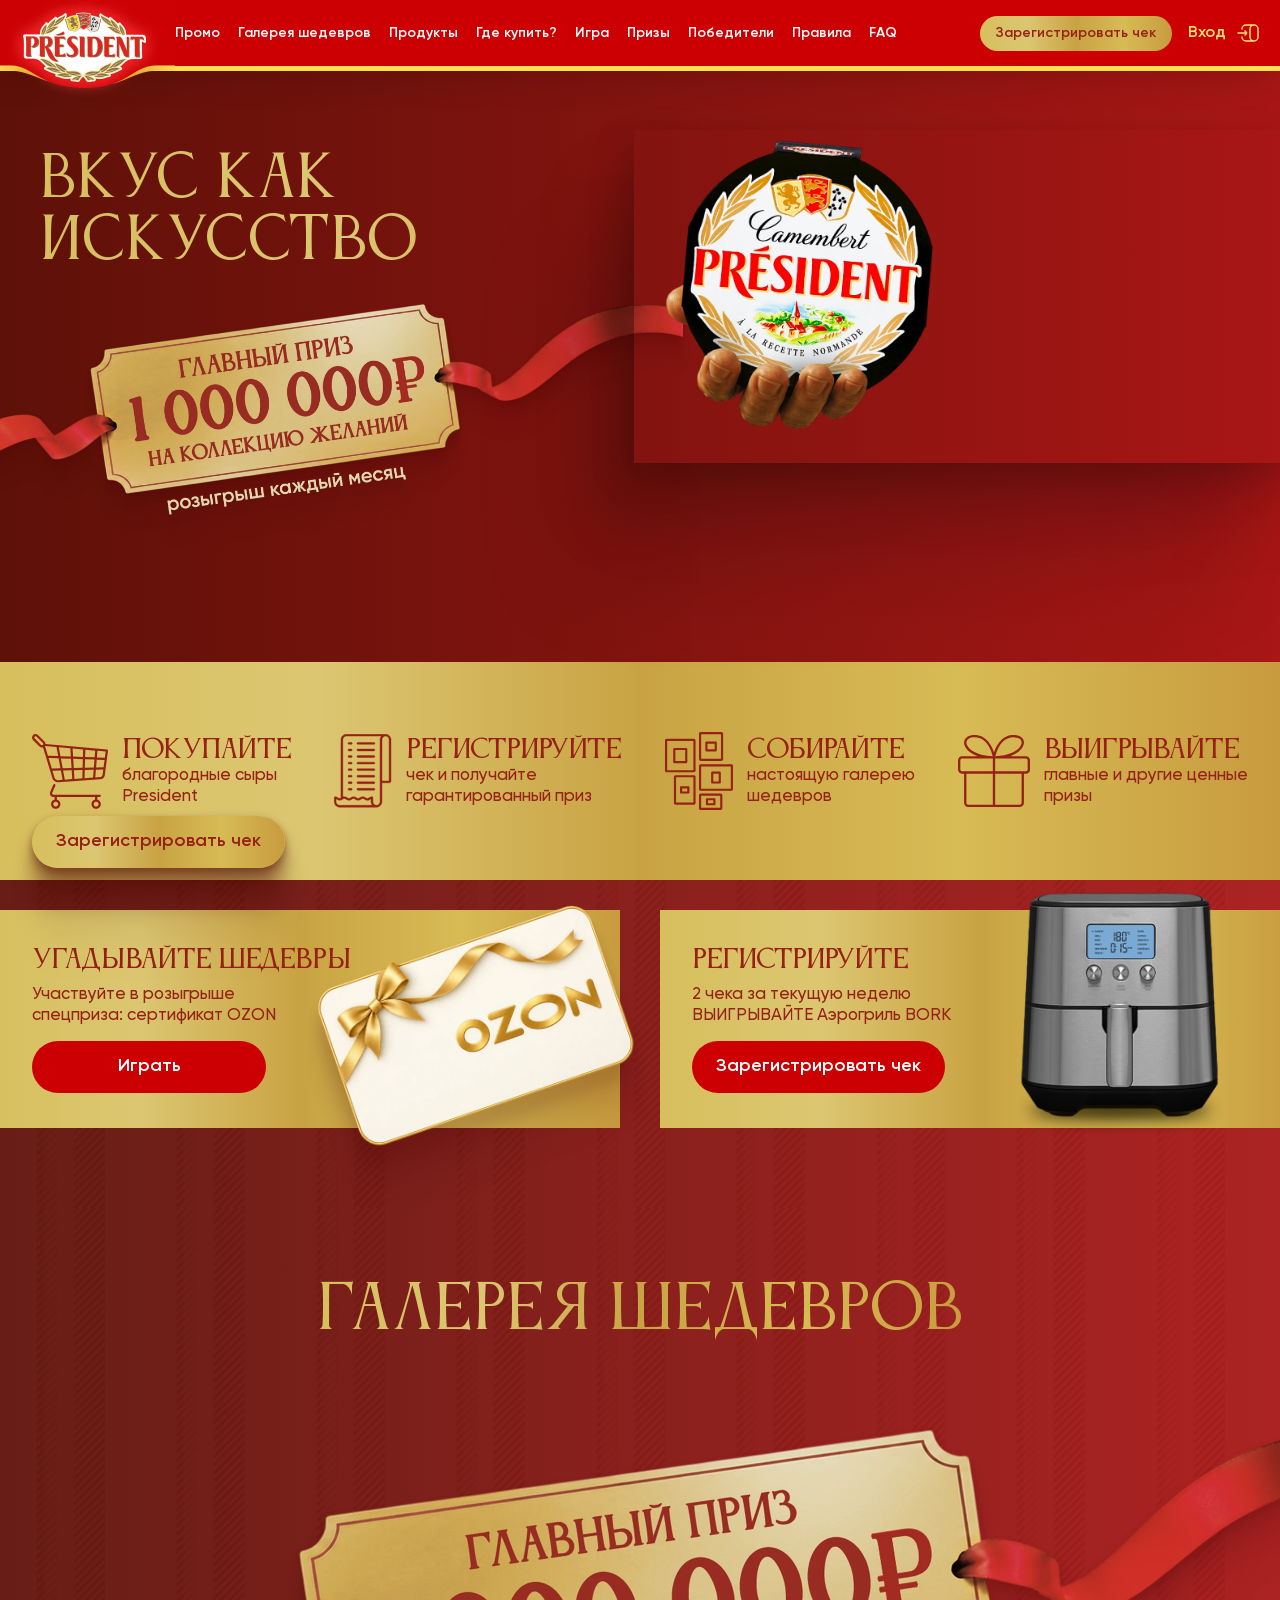
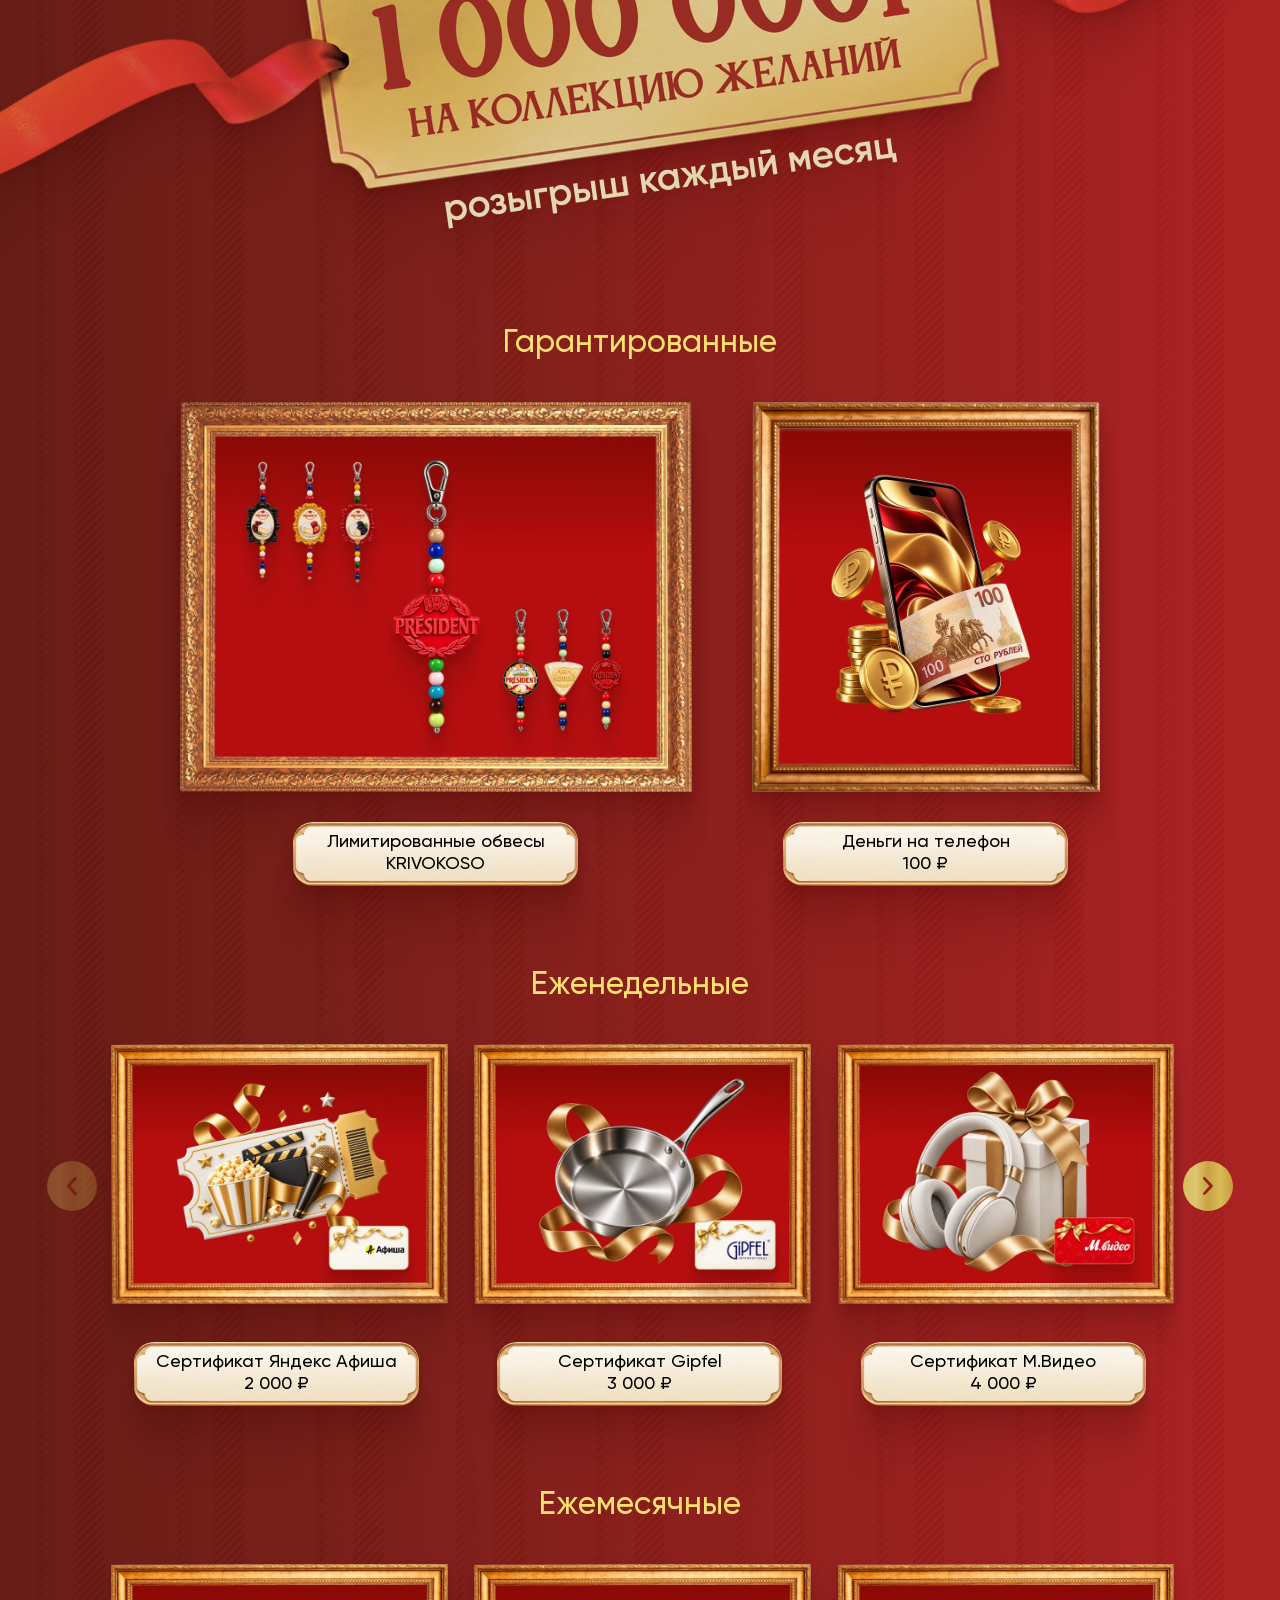
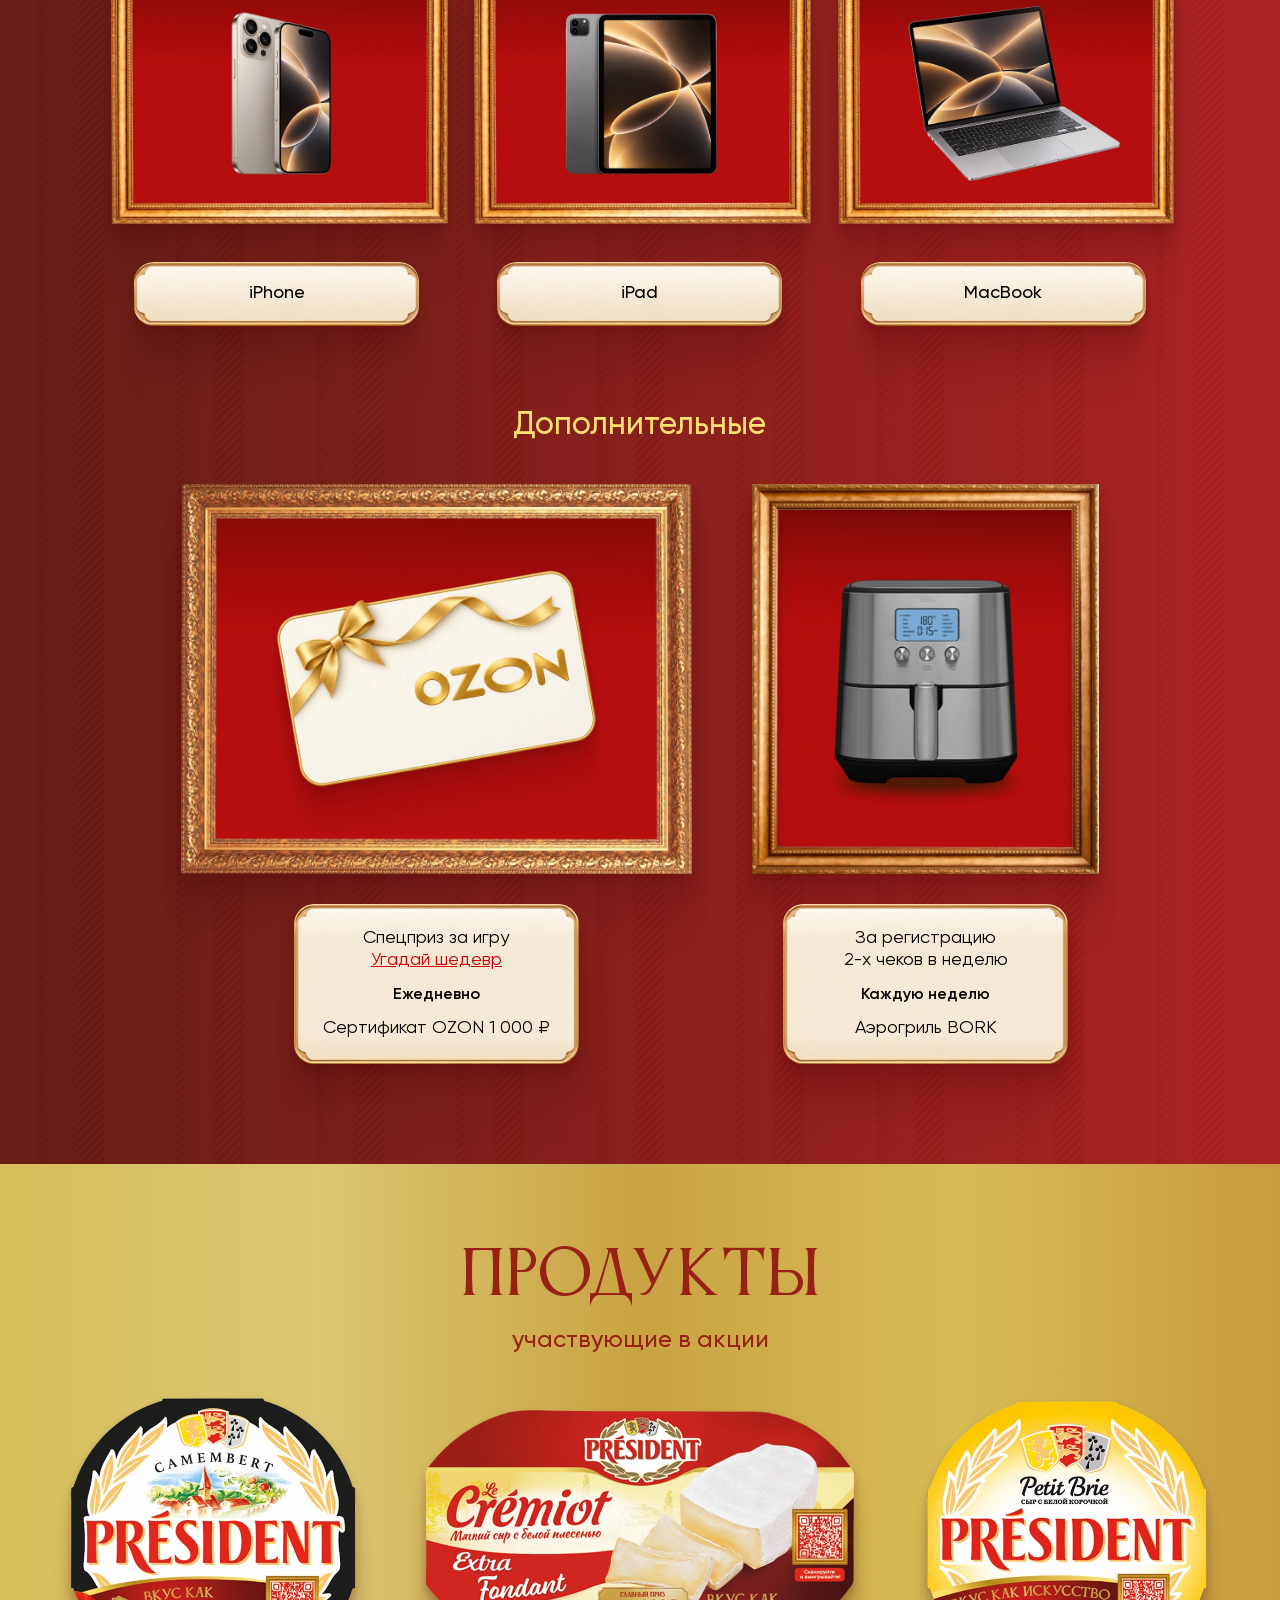
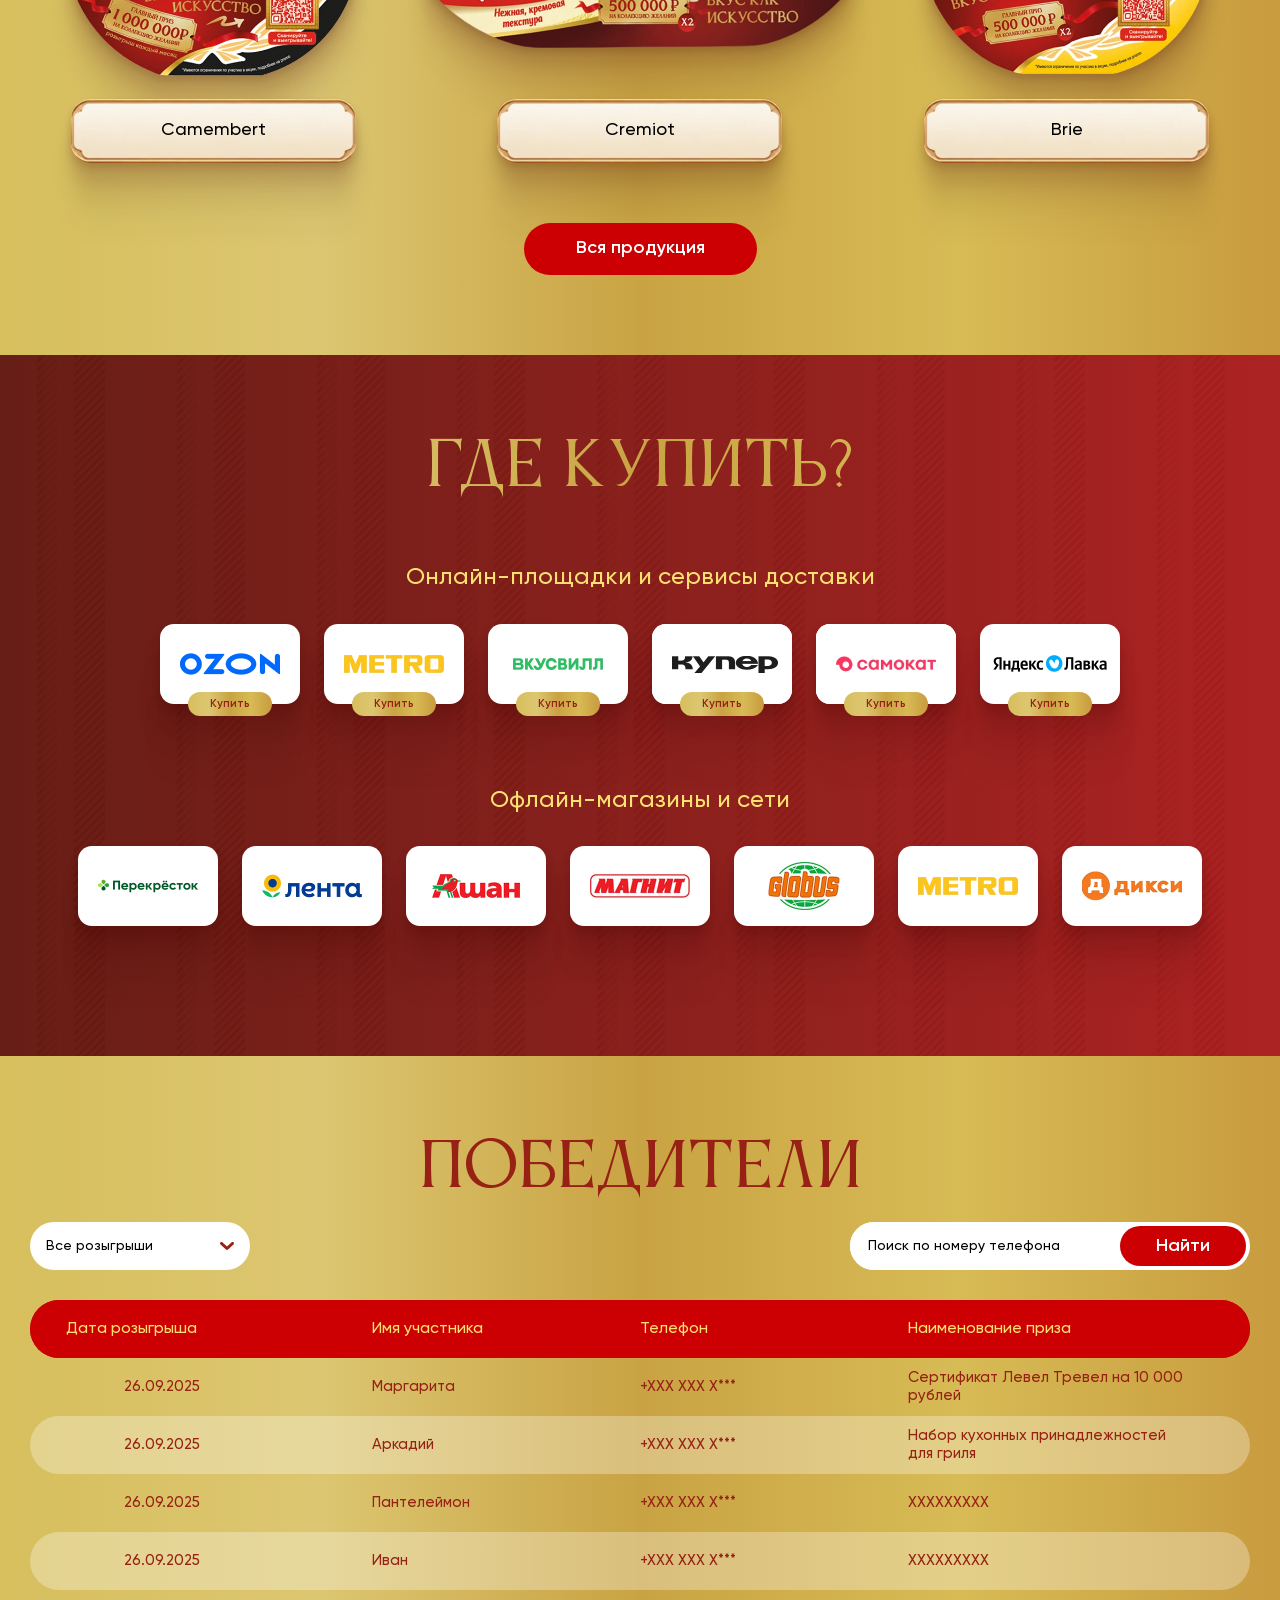
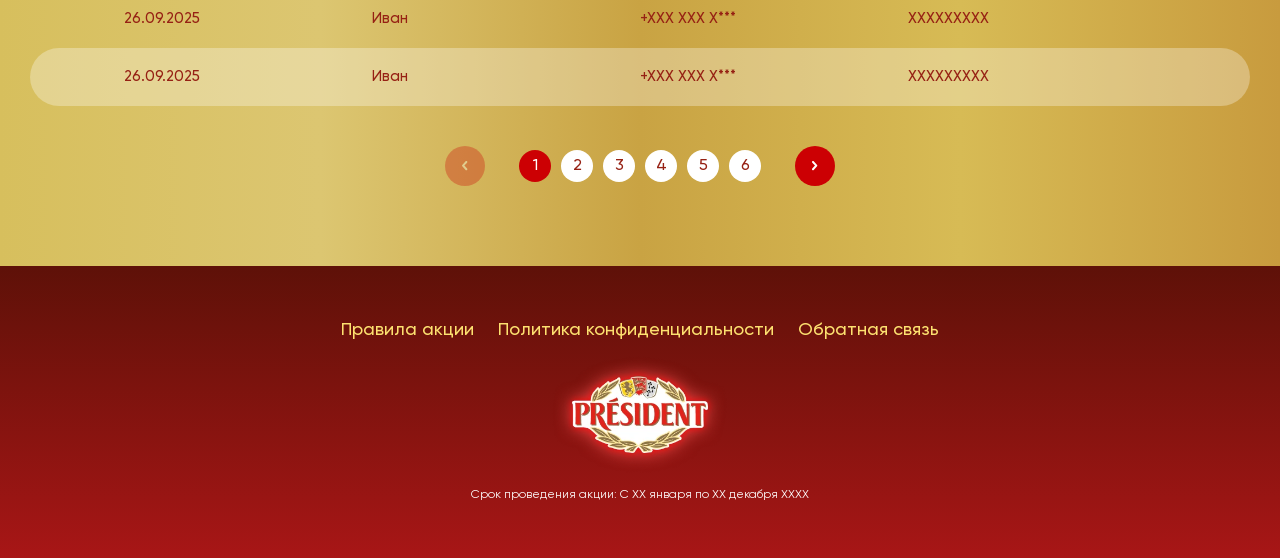
<file: index.html>
<!doctype html>
<html lang="ru">
  <head>
    <meta charset="utf-8" />
    <link rel="icon" type="image/x-icon" href="./assets/img/favicon.ico" />
    <meta name="theme-color" content="#CC0102" />
    <meta name="description" content="President" />
    <meta http-equiv="X-UA-Compatible" content="IE=edge" />
    <meta name="viewport" content="width=device-width, initial-scale=1.0" />
    <link rel="stylesheet" href="https://cdn.jsdelivr.net/npm/swiper@11/swiper-bundle.min.css" />
    <link rel="stylesheet" type="text/css" href="./assets/css/dropzone.min.css" />
    <link rel="stylesheet" type="text/css" href="./assets/css/choices.min.css" />
    <link rel="stylesheet" href="./assets/css/styles.min.css" />
    <title>President</title>
  </head>

  <body class="body">
    <!--PRELOADER-->
    <div class="preloader" data-preloader>
      <span>
        <img src="./assets/img/svg/logo.svg" alt="President" />
      </span>
    </div>

    <!--ФИКСИРОВАННАЯ КНОПКА-->
    <div class="fix-button">
      <button type="button" class="button" data-popup-open="cheque"><span>Зарегистрировать чек</span></button>
    </div>

    <!--HEADER-->
    <header class="header">
      <div class="container">
        <a href="./" class="header__logo" aria-label="President">
          <img src="./assets/img/logo.webp" alt="President" width="80" height="66" loading="eager" class="logo" />
        </a>

        <nav class="navigation">
          <ul class="menu">
            <li><a href="./#hero" class="menu__link">Промо</a></li>
            <li><a href="./#gallery" class="menu__link">Галерея шедевров</a></li>
            <li><a href="./products.html" class="menu__link">Продукты</a></li>
            <li><a href="./#markets" class="menu__link">Где купить?</a></li>
            <li><a class="menu__link" data-popup-open="game-welcome">Игра</a></li>
            <li><a href="./#gallery" class="menu__link">Призы</a></li>
            <li><a href="./#winners" class="menu__link">Победители</a></li>
            <li><a href="./#rules" class="menu__link">Правила</a></li>
            <li><a class="menu__link" data-popup-open="faq">FAQ</a></li>
            <li class="header__buttons">
              <button class="button button--small delete-in-tablet" data-popup-open="cheque"><span>Зарегистрировать чек</span></button>
              <button class="login-btn" data-popup-open="login"><span>Вход</span></button>
            </li>
          </ul>
        </nav>

        <button class="button button--small show-in-tablet" data-popup-open="cheque"><span>Зарегистрировать чек</span></button>

        <button class="burger">
          <span>Меню бургер</span>
        </button>
      </div>
    </header>

    <main class="main">
      <!--HERO-->
      <section class="section section--hero" id="hero">
        <div class="hero">
          <div class="container">
            <h1 class="title title--h1 gold">Вкус как <br />искусство</h1>
            <div class="main-animation">
              <video src="./assets/img/animation.mp4" autoplay muted loop playsinline></video>
              <div class="hand">
                <img src="./assets/img/hand.webp" alt="President" />
              </div>
            </div>

            <div class="timer">
              <div class="main-prize">
                <img src="./assets/img/gallery/main.webp" alt="President" />
              </div>
            </div>
          </div>
        </div>

        <div class="rules" id="rules">
          <div class="container">
            <ul>
              <li>
                <img src="./assets/img/svg/basket.svg" alt="President" class="rules-icon" />
                <div class="rules-text">
                  <b>Покупайте</b>
                  <p>благородные сыры <br />President</p>
                </div>
              </li>
              <li>
                <img src="./assets/img/svg/list.svg" alt="President" class="rules-icon" />
                <div class="rules-text">
                  <b>Регистрируйте</b>
                  <p>чек и получайте <br />гарантированный приз</p>
                </div>
              </li>
              <li>
                <img src="./assets/img/svg/puzle.svg" alt="President" class="rules-icon" />
                <div class="rules-text">
                  <b>Собирайте</b>
                  <p>настоящую галерею <br />шедевров</p>
                </div>
              </li>
              <li>
                <img src="./assets/img/svg/present.svg" alt="President" class="rules-icon" />
                <div class="rules-text">
                  <b>Выигрывайте</b>
                  <p>главные и другие ценные <br />призы</p>
                </div>
              </li>
            </ul>
          </div>
        </div>
      </section>

      <!--ПРАВИЛА-->
      <section class="section section--rules lines--bg">
        <div class="container">
          <div class="rules-options">
            <div class="rules-option left">
              <div class="rules-text">
                <b>УГАДЫВАЙТЕ ШЕДЕВРЫ</b>
                <p>Участвуйте в розыгрыше <br />спецприза: сертификат OZON</p>
                <button type="button" class="button button--red" data-popup-open="game-welcome"><span>Играть</span></button>
              </div>
              <img src="./assets/img/rule-image1.webp" alt="President" class="rules-option-image top-position-in-mobil" />
            </div>
            <div class="rules-option right">
              <div class="rules-text">
                <b>РЕГИСТРИРУЙТЕ</b>
                <p>2 чека за текущую неделю <br />ВЫИГРЫВАЙТЕ Аэрогриль BORK</p>
                <button type="button" class="button button--red" data-popup-open="cheque"><span>Зарегистрировать чек</span></button>
              </div>
              <img src="./assets/img/rule-image2.webp" alt="President" class="rules-option-image" />
            </div>
          </div>
        </div>
      </section>

      <!--ГАЛЕРЕЯ-->
      <section class="section section--gallery lines--bg" id="gallery">
        <div class="container">
          <h2 class="title title--h2 gold">Галерея шедевров</h2>

          <div class="main-prize">
            <img src="./assets/img/gallery/main.webp" alt="President" />
          </div>

          <!--Гарантированные-->
          <div class="gallery">
            <p class="subtitle big">Гарантированные</p>

            <ul class="gallery-list">
              <li>
                <div class="gallery-image"><img src="./assets/img/gallery/1.webp" alt="President" /></div>
                <div class="border-text">
                  <p>Лимитированные обвесы <br />KRIVOKOSO</p>
                </div>
              </li>
              <li>
                <div class="gallery-image"><img src="./assets/img/gallery/2.webp" alt="President" /></div>
                <div class="border-text">
                  <p>Деньги на телефон <br />100&nbsp;₽</p>
                </div>
              </li>
            </ul>
          </div>

          <!--Еженедельные-->
          <div class="gallery" data-slider data-slides-per-view="3,2,1" data-space-between="32,24,12">
            <p class="subtitle big">Еженедельные</p>

            <div class="swiper">
              <div class="swiper-wrapper">
                <div class="swiper-slide">
                  <div class="gallery-image compact"><img src="./assets/img/gallery/3.webp" alt="President" /></div>
                  <div class="border-text">
                    <p>Сертификат Яндекс Афиша <br />2 000&nbsp;₽</p>
                  </div>
                </div>
                <div class="swiper-slide">
                  <div class="gallery-image compact"><img src="./assets/img/gallery/4.webp" alt="President" /></div>
                  <div class="border-text">
                    <p>Сертификат Gipfel <br />3 000&nbsp;₽</p>
                  </div>
                </div>
                <div class="swiper-slide">
                  <div class="gallery-image compact"><img src="./assets/img/gallery/5.webp" alt="President" /></div>
                  <div class="border-text">
                    <p>Сертификат М.Видео <br />4 000&nbsp;₽</p>
                  </div>
                </div>
                <div class="swiper-slide">
                  <div class="gallery-image compact"><img src="./assets/img/gallery/6.webp" alt="President" /></div>
                  <div class="border-text">
                    <p>Сертификат Леонардо <br />2 000&nbsp;₽</p>
                  </div>
                </div>
                <div class="swiper-slide">
                  <div class="gallery-image compact"><img src="./assets/img/gallery/7.webp" alt="President" /></div>
                  <div class="border-text">
                    <p>Сертификат Cozy Home <br />3 000&nbsp;₽</p>
                  </div>
                </div>
              </div>
            </div>

            <button class="swiper-arrow" data-arrow-prev></button>
            <button class="swiper-arrow" data-arrow-next></button>
          </div>

          <!--Ежемесячные-->
          <div class="gallery" data-slider data-slides-per-view="3,2,1" data-space-between="32,24,12">
            <p class="subtitle big">Ежемесячные</p>

            <div class="swiper">
              <div class="swiper-wrapper">
                <div class="swiper-slide">
                  <div class="gallery-image compact"><img src="./assets/img/gallery/8.webp" alt="President" /></div>
                  <div class="border-text">
                    <p>iPhone</p>
                  </div>
                </div>
                <div class="swiper-slide">
                  <div class="gallery-image compact"><img src="./assets/img/gallery/9.webp" alt="President" /></div>
                  <div class="border-text">
                    <p>iPad</p>
                  </div>
                </div>
                <div class="swiper-slide">
                  <div class="gallery-image compact"><img src="./assets/img/gallery/10.webp" alt="President" /></div>
                  <div class="border-text">
                    <p>MacBook</p>
                  </div>
                </div>
              </div>
            </div>

            <button class="swiper-arrow delete-in-desctop" data-arrow-prev></button>
            <button class="swiper-arrow delete-in-desctop" data-arrow-next></button>
          </div>

          <!--Дополнительные-->
          <div class="gallery">
            <p class="subtitle big">Дополнительные</p>

            <ul class="gallery-list">
              <li>
                <div class="gallery-image"><img src="./assets/img/gallery/11.webp" alt="President" /></div>
                <div class="border-text big">
                  <p>Спецприз за игру <br /><a data-popup-open="memory">Угадай шедевр</a></p>
                  <b>Ежедневно</b>
                  <p>Сертификат OZON 1 000&nbsp;₽</p>
                </div>
              </li>
              <li>
                <div class="gallery-image"><img src="./assets/img/gallery/12.webp" alt="President" /></div>
                <div class="border-text big">
                  <p>За регистрацию <br />2-х чеков в неделю</p>
                  <b>Каждую неделю</b>
                  <p>Аэрогриль BORK</p>
                </div>
              </li>
            </ul>
          </div>
        </div>
      </section>

      <!--ПРОДУКТЫ-->
      <section class="section section--products" id="products" data-slider data-slides-per-view="3,2,1">
        <div class="container">
          <h2 class="title title--h2 red">Продукты</h2>
          <p class="subtitle red">участвующие в акции</p>

          <div class="swiper">
            <div class="swiper-wrapper">
              <div class="swiper-slide">
                <div class="product-image">
                  <img src="./assets/img/products/1.webp" alt="Camembert" />
                </div>

                <div class="border-text">
                  <p>Camembert</p>
                </div>
              </div>

              <div class="swiper-slide">
                <div class="product-image">
                  <img src="./assets/img/products/2.webp" alt="Cremiot" />
                </div>

                <div class="border-text">
                  <p>Cremiot</p>
                </div>
              </div>

              <div class="swiper-slide">
                <div class="product-image">
                  <img src="./assets/img/products/3.webp" alt="Brie" />
                </div>

                <div class="border-text">
                  <p>Brie</p>
                </div>
              </div>
            </div>

            <button class="swiper-arrow red delete-in-desctop" data-arrow-prev></button>
            <button class="swiper-arrow red delete-in-desctop" data-arrow-next></button>
          </div>

          <div class="products-button">
            <a href="./products.html" class="button button--red"><span>Вся продукция</span></a>
          </div>
        </div>
      </section>

      <!--MARKETS-->
      <section class="section section--markets lines--bg" id="markets">
        <div class="container">
          <h2 class="title title--h2 gold">Где купить?</h2>

          <div class="markets-wrapper">
            <h3 class="subtitle">Онлайн-площадки и&nbsp;сервисы доставки</h3>

            <ul class="markets">
              <li>
                <a
                  href="https://www.ozon.ru/category/syr-i-syrnye-produkty-9289/president-141394701/?__rr=1&abt_att=1&cheesekind=271501&from_global=true&origin_referer=www.google.com&text=%D1%81%D1%8B%D1%80+president+%D1%81+%D0%BF%D0%BB%D0%B5%D1%81%D0%B5%D0%BD%D1%8C%D1%8E"
                  class="markets__link"
                  target="_blank"
                >
                  <div class="market-image"><img src="./assets/img/markets/ozon.webp" alt="ozon" /></div>
                  <button type="button" class="button"><span>Купить</span></button>
                </a>
              </li>

              <li>
                <a
                  href="https://metro-cc.ru/search-b2c?q=president%20%D1%81%20%D0%BF%D0%BB%D0%B5%D1%81%D0%B5%D0%BD%D1%8C%D1%8E"
                  class="markets__link"
                  target="_blank"
                >
                  <div class="market-image"><img src="./assets/img/markets/metro.webp" alt="metro" /></div>
                  <button type="button" class="button"><span>Купить</span></button>
                </a>
              </li>

              <li>
                <a
                  href="https://vkusvill.ru/search/?isComplete=0&type=products&q=%D1%81%D1%8B%D1%80+%D1%81+%D0%BF%D0%BB%D0%B5%D1%81%D0%B5%D0%BD%D1%8C%D1%8E+President"
                  class="markets__link"
                  target="_blank"
                >
                  <div class="market-image"><img src="./assets/img/markets/vkusvill.webp" alt="vkusvill" /></div>
                  <button type="button" class="button"><span>Купить</span></button>
                </a>
              </li>

              <li>
                <a
                  href="https://web.kuper.ru/multisearch?q=%D0%A1%D1%8B%D1%80+%D1%81+%D0%BF%D0%BB%D0%B5%D1%81%D0%B5%D0%BD%D1%8C%D1%8E+President&shippingMethod=by_courier&sid=1&vertical=all&utm_referrer=https%3A%2F%2Fkuper.ru%2F"
                  class="markets__link"
                  target="_blank"
                >
                  <div class="market-image"><img src="./assets/img/markets/kuper.webp" alt="kuper" /></div>
                  <button type="button" class="button"><span>Купить</span></button>
                </a>
              </li>

              <li>
                <a
                  href="https://samokat.ru/search?value=President%20%D1%81%20%D0%BF%D0%BB%D0%B5%D1%81%D0%B5%D0%BD%D1%8C%D1%8E"
                  class="markets__link"
                  target="_blank"
                >
                  <div class="market-image"><img src="./assets/img/markets/samokat.webp" alt="samokat" /></div>
                  <button type="button" class="button"><span>Купить</span></button>
                </a>
              </li>

              <!-- <li>
                <a href="#" class="markets__link" target="_blank">
                  <div class="market-image"><img src="./assets/img/markets/sber-market.webp" alt="sber-market" /></div>
                  <button type="button" class="button"><span>Купить</span></button>
                </a>
              </li> -->

              <!-- <li>
                <a href="#" class="markets__link" target="_blank">
                  <div class="market-image"><img src="./assets/img/markets/wildberries.webp" alt="wildberries" /></div>
                  <button type="button" class="button"><span>Купить</span></button>
                </a>
              </li> -->

              <li>
                <a
                  href="https://lavka.yandex.ru/search?text=%D0%A1%D1%8B%D1%80%20%D1%81%20%D0%BF%D0%BB%D0%B5%D1%81%D0%B5%D0%BD%D1%8C%D1%8E%20President"
                  class="markets__link"
                  target="_blank"
                >
                  <div class="market-image"><img src="./assets/img/markets/yandeks-lavka.webp" alt="yandeks-lavka" /></div>
                  <button type="button" class="button"><span>Купить</span></button>
                </a>
              </li>
            </ul>

            <h3 class="subtitle">Офлайн-магазины и&nbsp;сети</h3>

            <ul class="markets">
              <li>
                <a href="#" class="markets__link" target="_blank">
                  <div class="market-image"><img src="./assets/img/markets/perekrestok.webp" alt="perekrestok" /></div>
                </a>
              </li>
              <li>
                <a href="#" class="markets__link" target="_blank">
                  <div class="market-image"><img src="./assets/img/markets/lenta.webp" alt="lenta" /></div>
                </a>
              </li>
              <li>
                <a href="#" class="markets__link" target="_blank">
                  <div class="market-image"><img src="./assets/img/markets/ashan.webp" alt="ashan" /></div>
                </a>
              </li>
              <li>
                <a href="#" class="markets__link" target="_blank">
                  <div class="market-image"><img src="./assets/img/markets/magnit.webp" alt="magnit" /></div>
                </a>
              </li>
              <li>
                <a href="#" class="markets__link" target="_blank">
                  <div class="market-image"><img src="./assets/img/markets/globus.webp" alt="globus" /></div>
                </a>
              </li>
              <li>
                <a href="#" class="markets__link" target="_blank">
                  <div class="market-image"><img src="./assets/img/markets/metro.webp" alt="metro" /></div>
                </a>
              </li>
              <li>
                <a href="#" class="markets__link" target="_blank">
                  <div class="market-image"><img src="./assets/img/markets/diksi.webp" alt="diksi" /></div>
                </a>
              </li>
            </ul>
          </div>
        </div>
      </section>

      <!--WINNERS-->
      <section class="section section--winners" id="winners">
        <div class="container">
          <h2 class="title title--h2 red">ПОБЕДИТЕЛИ</h2>

          <div class="winners">
            <!--filters-->
            <div class="winners-filters">
              <form action="#">
                <select data-select name="weeks">
                  <option value="all">Все розыгрыши</option>
                  <option value="16.05.2026 - 23.06.2026">16.05.2026 - 23.06.2026</option>
                  <option value="16.05.2026 - 23.06.2026">17.05.2026 - 24.06.2026</option>
                  <option value="16.05.2026 - 23.06.2026">19.05.2026 - 26.06.2026</option>
                </select>
              </form>

              <script>
                const onSearchFormSubmit = e => {
                  e.preventDefault();
                  alert('Поиск по номеру телефона');
                  e.target.reset();
                };
              </script>
              <form action="#" class="form" novalidate onsubmit="onSearchFormSubmit(event)">
                <label class="label">
                  <input type="tel" name="search" class="input" placeholder="Поиск по номеру телефона" required />
                </label>
                <button type="submit" class="button button--red-submit medium"><span>Найти</span></button>
              </form>
            </div>

            <!--table-->
            <table class="table">
              <thead>
                <tr>
                  <th>Дата<span> розыгрыша</span></th>
                  <th>Имя<span> участника</span></th>
                  <th>Телефон</th>
                  <th><span>Наименование</span> приз<span>а</span></th>
                </tr>
              </thead>
              <tbody>
                <tr>
                  <td>26.09.2025</td>
                  <td>Маргарита</td>
                  <td>+XXX XXX X***</td>
                  <td>Сертификат Левел Тревел на 10&nbsp;000 рублей</td>
                </tr>
                <tr>
                  <td>26.09.2025</td>
                  <td>Аркадий</td>
                  <td>+XXX XXX X***</td>
                  <td>Набор кухонных принадлежностей для&nbsp;гриля</td>
                </tr>
                <tr>
                  <td>26.09.2025</td>
                  <td>Пантелеймон</td>
                  <td>+XXX XXX X***</td>
                  <td>ХХХХХХХХХ</td>
                </tr>
                <tr>
                  <td>26.09.2025</td>
                  <td>Иван</td>
                  <td>+XXX XXX X***</td>
                  <td>ХХХХХХХХХ</td>
                </tr>
                <tr>
                  <td>26.09.2025</td>
                  <td>Иван</td>
                  <td>+XXX XXX X***</td>
                  <td>ХХХХХХХХХ</td>
                </tr>
                <tr>
                  <td>26.09.2025</td>
                  <td>Иван</td>
                  <td>+XXX XXX X***</td>
                  <td>ХХХХХХХХХ</td>
                </tr>
              </tbody>
            </table>

            <!--pagination-->
            <ul class="pagination">
              <li>
                <button href="#" class="pagination-btn prev" disabled>
                  <img src="./assets/img/svg/prev.svg" alt="" />
                </button>
              </li>
              <li><a href="#" class="pagination-btn active">1</a></li>
              <li><a href="#" class="pagination-btn">2</a></li>
              <li><a href="#" class="pagination-btn">3</a></li>
              <li><a href="#" class="pagination-btn">4</a></li>
              <li><a href="#" class="pagination-btn">5</a></li>
              <li><a href="#" class="pagination-btn">6</a></li>
              <li>
                <button class="pagination-btn next">
                  <img src="./assets/img/svg/next.svg" alt="" />
                </button>
              </li>
            </ul>
          </div>
        </div>
      </section>
    </main>

    <!--FOOTER-->
    <footer class="footer" id="footer">
      <ul class="footer__menu">
        <li><a href="#">Правила акции</a></li>
        <li><a href="#">Политика конфиденциальности</a></li>
        <li><a data-popup-open="callback">Обратная связь</a></li>
      </ul>

      <img src="./assets/img/logo-footer.webp" alt="President logo" class="footer-logo" />

      <p>Срок проведения акции: С ХХ января по ХХ декабря ХХХХ</p>
    </footer>

    <!--POPUPS-->
    <div class="backdrop" data-backdrop>
      <div class="popup" data-popup>
        <!--LOGIN POPUP-->
        <div class="popup-content" id="login">
          <button class="popup-close" data-popup-close></button>
          <div class="tabs" data-tabs>
            <ul class="tabs-navigation">
              <li>
                <button data-tab-target="1"><span>Вход</span></button>
              </li>
              <li>
                <button data-tab-target="2"><span>Регистрация</span></button>
              </li>
            </ul>
            <div class="tab" data-tab="1">
              <!--Login form-->
              <script>
                function onLoginFormSubmit(e) {
                  e.preventDefault();
                  window.location.href = './lk.html';
                }
              </script>

              <form action="#" class="form" novalidate onsubmit="onLoginFormSubmit(event)">
                <label class="label">
                  <span class="label__text">E-mail</span>
                  <input type="email" name="email" class="input" required />
                </label>
                <label class="label">
                  <span class="label__text">Пароль</span>
                  <input type="password" name="password" class="input" required />
                </label>
                <label class="label">
                  <input type="checkbox" name="remember" class="checkbox" />
                  <span class="label__text">Запомнить меня</span>
                </label>
                <button type="submit" class="button full"><span>Войти</span></button>
                <a class="link" data-popup-open="reset-password">Восстановление пароля</a>
              </form>
            </div>
            <div class="tab" data-tab="2">
              <!--Registration form-->
              <script>
                function onRegisterFormSubmit(e) {
                  e.preventDefault();
                  window.popup.open('register-success');
                }
              </script>
              <form action="#" class="form" novalidate onsubmit="onRegisterFormSubmit(event)">
                <label class="label">
                  <span class="label__text">Имя</span>
                  <input type="text" name="name" class="input" required />
                </label>
                <label class="label">
                  <span class="label__text">Фамилия</span>
                  <input type="text" name="sername" class="input" required />
                </label>
                <label class="label">
                  <span class="label__text">E-mail</span>
                  <input type="email" name="email" class="input" required />
                </label>
                <label class="label">
                  <span class="label__text">Пароль</span>
                  <input type="password" name="password" class="input" required placeholder="Придумайте пароль" />
                </label>
                <label class="label">
                  <span class="label__text">Телефон</span>
                  <input type="tel" name="phone" class="input" required placeholder="+7 ___ ___-__-__" autocomplete="off" />
                </label>
                <fieldset>
                  <label class="label">
                    <input type="checkbox" name="agree" class="checkbox" required />
                    <span class="label__text">Я соглашаюсь с&nbsp;<a href="#" class="link">Правилами</a> </span>
                  </label>
                  <!-- <label class="label">
                    <input class="checkbox" required type="checkbox" name="RegistrationInput.PersonalConfirmation" />
                    <span class="label__text">
                      Я соглашаюсь с&nbsp;<a href="/assets/pdf/rules.pdf?v=2" class="link">Соглашением на обработку персональных данных</a>
                    </span>
                  </label> -->
                </fieldset>

                <button type="submit" class="button full"><span>Зарегистрироваться</span></button>
              </form>
            </div>
          </div>
        </div>

        <!--REGISTER SUCCESS POPUP-->
        <div class="popup-content" id="register-success">
          <button class="popup-close" data-popup-close></button>
          <div class="red-wrapper">
            <h2 class="popup-title gold">Спасибо <br />за&nbsp;регистрацию!</h2>
            <div class="buttons">
              <a href="#" class="button full" download>Скачать стикеры</a>
            </div>
          </div>
        </div>

        <!--RESET PASSWORD POPUP-->
        <div class="popup-content" id="reset-password">
          <button class="popup-close" data-popup-close></button>
          <div class="red-wrapper">
            <h2 class="popup-title gold">Восстановите <br />пароль</h2>

            <!--reset password form-->
            <script>
              function onResetFormSubmit(e) {
                e.preventDefault();
                window.popup.open('reset-password-success');
              }
            </script>
            <form action="#" class="form" novalidate onsubmit="onResetFormSubmit(event)">
              <label class="label">
                <span class="label__text">E-mail</span>
                <input type="email" name="email" class="input" required />
              </label>

              <div class="buttons">
                <button type="submit" class="button full"><span>Восстановить</span></button>
              </div>

              <a class="link" data-popup-open="login">Авторизация</a>
            </form>
          </div>
        </div>

        <!--RESET PASSWORD SUCCESS POPUP-->
        <div class="popup-content" id="reset-password-success">
          <button class="popup-close" data-popup-close></button>
          <div class="red-wrapper">
            <h2 class="popup-title gold">Восстановите <br />пароль</h2>
            <p class="popup-subtitle">Отправили письмо с&nbsp;инструкцией <br />по&nbsp;восстановлению пароля</p>
            <div class="buttons">
              <button type="button" class="button full" data-popup-close>Продолжить</button>
            </div>
          </div>
        </div>

        <!--FAQ POPUP-->
        <div class="popup-content" id="faq">
          <button class="popup-close" data-popup-close></button>
          <h4 class="title title--h4 gold">Часто задаваемые вопросы</h4>
          <ul class="faq" data-accordeons>
            <li class="accordeon">
              <div class="question" data-accordeon-toggle>
                <p>МОЖНО&nbsp;ЛИ&nbsp;ЕСТЬ КОРОЧКУ СЫРА С&nbsp;ПЛЕСЕНЬЮ?</p>
              </div>
              <div class="answer" style="height: 0px">
                <div class="answer__content">
                  <ul>
                    <li>Благородная белая плесень Geotrichum candidum</li>
                    <li>Бархатистая корочка</li>
                    <li>Уникальный пикантный вкус</li>
                  </ul>
                </div>
              </div>
            </li>

            <li class="accordeon">
              <div class="question" data-accordeon-toggle>
                <p>ЧЕМ&nbsp;ОТЛИЧАЕТСЯ БЕЛАЯ И&nbsp;ГОЛУБАЯ ПЛЕСЕНЬ?</p>
              </div>
              <div class="answer">
                <div class="answer__content">
                  <p>
                    Lorem ipsum dolor sit amet <a href="#">consectetur adipisicing</a> elit. Numquam, est quia. Error eaque voluptatum maiores facere
                    recusandae assumenda iure doloremque, dolores quas amet dolorem magnam numquam expedita quo, veritatis nisi?
                  </p>
                  <ul>
                    <li>Lorem ipsum dolor sit amet</li>
                    <li>Lorem ipsum <a href="#">dolor sit amet</a></li>
                    <li>Lorem ipsum dolor sit amet</li>
                  </ul>
                </div>
              </div>
            </li>

            <li class="accordeon">
              <div class="question" data-accordeon-toggle>
                <p>КАК&nbsp;ПРАВИЛЬНО ХРАНИТЬ БЛАГОРОДНЫЕ СЫРЫ?</p>
              </div>
              <div class="answer">
                <div class="answer__content">
                  <ul>
                    <li>Благородная белая плесень Geotrichum candidum</li>
                    <li>Бархатистая корочка</li>
                    <li>Уникальный пикантный вкус</li>
                  </ul>
                </div>
              </div>
            </li>

            <li class="accordeon">
              <div class="question" data-accordeon-toggle>
                <p>С&nbsp;ЧЕМ&nbsp;ЛУЧШЕ СОЧЕТАТЬ ТАКИЕ СЫРЫ?</p>
              </div>
              <div class="answer">
                <div class="answer__content">
                  <ul>
                    <li>Благородная белая плесень Geotrichum candidum</li>
                    <li>Бархатистая корочка</li>
                    <li>Уникальный пикантный вкус</li>
                  </ul>
                </div>
              </div>
            </li>

            <li class="accordeon">
              <div class="question" data-accordeon-toggle>
                <p>В&nbsp;ЧЕМ&nbsp;ОТЛИЧИЕ БРИ&nbsp;ОТ&nbsp;КАМАМБЕРА?</p>
              </div>
              <div class="answer">
                <div class="answer__content">
                  <ul>
                    <li>Благородная белая плесень Geotrichum candidum</li>
                    <li>Бархатистая корочка</li>
                    <li>Уникальный пикантный вкус</li>
                  </ul>
                </div>
              </div>
            </li>
          </ul>
        </div>

        <!--CHEQUE POPUP-->
        <div class="popup-content" id="cheque">
          <button class="popup-close" data-popup-close></button>
          <div class="red-wrapper">
            <h2 class="popup-title gold">Регистрация чека</h2>
            <ul class="register-check-list">
              <li>
                <img src="./assets/img/cheque-info1.webp" alt="President" />
                <span>Нажмите «Загрузить»</span>
              </li>
              <li>
                <img src="./assets/img/cheque-info2.webp" alt="President" />
                <span>Выберите фото чека</span>
              </li>
              <li>
                <img src="./assets/img/cheque-info3.webp" alt="President" />
                <b>Фото чека должно быть:</b>
                <ul>
                  <li>чётким</li>
                  <li>с полным списком продуктов</li>
                  <li>на фото должен быть QR код</li>
                </ul>
              </li>
              <li>
                <img src="./assets/img/cheque-info4.webp" alt="President" />
                <span>Если фото окажется плохого качества, чек принят не будет</span>
              </li>
            </ul>
            <div class="example">
              <img src="./assets/img/cheque.webp" alt="President" />
              <span>Пример чека</span>
            </div>

            <div class="buttons">
              <button type="button" class="button full" data-popup-open="cheque-load">
                <span>Загрузить</span>
              </button>
            </div>
          </div>
        </div>

        <!--CHEQUE LOAD POPUP-->
        <div class="popup-content" id="cheque-load">
          <button class="popup-close" data-popup-close></button>
          <div class="red-wrapper">
            <h2 class="popup-title gold">Регистрация чека</h2>

            <!--cheque load form-->
            <script>
              function onChequeLoadFormSubmit(e) {
                e.preventDefault();
                window.popup.open('cheque-success');
              }
            </script>

            <form action="#" class="dropzone" id="my-dropzone"></form>

            <div class="buttons">
              <button type="submit" class="button full" onClick="onChequeLoadFormSubmit(event)">
                <span>Далее</span>
              </button>

              <a class="link" data-popup-open="cheque-in-self">Ввести данные чека вручную</a>
            </div>
          </div>
        </div>

        <!--CHEQUE-IN SELF POPUP-->
        <div class="popup-content" id="cheque-in-self">
          <button class="popup-close" data-popup-close></button>
          <div class="red-wrapper">
            <h2 class="popup-title popup-title--white">Ввод данных чека</h2>
            <p class="popup-subtitle">Внимательно введите <br />данные чека в&nbsp;поля ниже</p>

            <!--Login form-->
            <script>
              function onChequeSelfFormSubmit(e) {
                e.preventDefault();
                window.popup.open('cheque-success');
              }
            </script>
            <form action="#" class="form" novalidate onsubmit="onChequeSelfFormSubmit(event)">
              <label class="label">
                <span class="label__text">ФН</span>
                <input type="text" name="fn" class="input" required />
              </label>
              <label class="label">
                <span class="label__text">ФД</span>
                <input type="text" name="fd" class="input" required />
              </label>
              <label class="label">
                <span class="label__text">ФП</span>
                <input type="text" name="fp" class="input" required />
              </label>
              <label class="label">
                <span class="label__text">Дата покупки</span>
                <input type="date" name="date" class="input" required />
              </label>
              <label class="label">
                <span class="label__text">Время покупки</span>
                <input type="time" name="time" class="input" required />
              </label>
              <label class="label">
                <span class="label__text">Сумма покупки</span>
                <input type="number" name="summa" class="input" required />
              </label>

              <div class="buttons">
                <button type="submit" class="button full"><span>Отправить</span></button>
                <a class="link link--white" data-popup-open="cheque-load">Попробовать снова загрузить фото</a>
              </div>
            </form>
          </div>
        </div>

        <!--CHEQUE SUCCESS POPUP-->
        <div class="popup-content" id="cheque-success">
          <button class="popup-close" data-popup-close></button>
          <div class="red-wrapper">
            <h2 class="popup-title gold">Чек зарегистрирован</h2>
            <p class="popup-subtitle">
              <span>Ваш чек загружен успешно. <br />Следите за&nbsp;его статусом <br />в&nbsp;своём личном кабинете.</span>
            </p>
            <div class="buttons">
              <button type="button" class="button full" data-popup-close>Закрыть</button>
            </div>
          </div>
        </div>

        <!--CALLBACK POPUP-->
        <div class="popup-content" id="callback">
          <button class="popup-close" data-popup-close></button>
          <div class="red-wrapper">
            <h2 class="popup-title gold">Обратная связь</h2>

            <!--callback form-->
            <script>
              function onCallbackFormSubmit(e) {
                e.preventDefault();
                window.popup.open('callback-success');
              }
            </script>
            <form action="#" class="form" novalidate onsubmit="onCallbackFormSubmit(event)">
              <label class="label">
                <span class="label__text">Имя</span>
                <input type="text" name="name" class="input" required />
              </label>
              <label class="label">
                <span class="label__text">E-mail</span>
                <input type="email" name="email" class="input" required />
              </label>
              <label class="label">
                <span class="label__text">Тема сообщения</span>
                <div class="select">
                  <select name="week" class="input input--select placeholder" required>
                    <option value="" disabled="" selected="" hidden="">Выберите тему</option>
                    <option value="Неделя 1">Тема 1</option>
                    <option value="Неделя 2">Тема 2</option>
                    <option value="Неделя 3">Тема 3</option>
                  </select>
                  <span class="input-icon">
                    <svg width="14" height="10" viewBox="0 0 14 10" fill="none" xmlns="http://www.w3.org/2000/svg">
                      <path d="M13.1569 1.65685L7.1007 7.71301L1.44385 2.05615" stroke="black" stroke-width="2" />
                    </svg>
                  </span>
                </div>
              </label>
              <label class="label">
                <span class="label__text">Текст сообщения</span>
                <textarea name="message" class="input input--textarea" placeholder="Сообщение" required></textarea>
              </label>

              <button type="submit" class="button full"><span>Отправить</span></button>
            </form>
          </div>
        </div>

        <!--CALLBACK POPUP SUCCESS-->
        <div class="popup-content" id="callback-success">
          <button class="popup-close" data-popup-close></button>
          <div class="red-wrapper">
            <h2 class="popup-title gold">Обратная связь</h2>

            <p class="success-text">
              <strong>Спасибо!</strong>
              Ваше сообщение отправлено
            </p>

            <div class="buttons">
              <button type="button" class="button full" data-popup-close>Закрыть</button>
            </div>
          </div>
        </div>

        <!--GAME WELCOME POPUP-->
        <div class="popup-content" id="game-welcome">
          <button class="popup-close" data-popup-close></button>
          <div class="red-wrapper">
            <div class="masterpiece">
              <div class="image">
                <!-- <img src="./assets/img/game/1.webp" alt="President" /> -->
              </div>
            </div>
            <h2 class="popup-title gold">Угадай шедевр!</h2>
            <p class="popup-subtitle">
              Проверь свои познания в&nbsp;искусстве и&nbsp;живописи. Сейчас ты&nbsp;увидишь картину. Угадай, это&nbsp;подлинник
              или&nbsp;это&nbsp;проделки&nbsp;ИИ.
            </p>
            <p class="popup-subtitle">
              Угадывай шедевры искусства каждый день! Регистрируй чеки, чтобы увеличить свои шансы в&nbsp;ежедневных розыгрышах
            </p>
            <a href="./game.html" class="button full"><span>Играть</span></a>
          </div>
        </div>

        <!--GAME CLOSED POPUP-->
        <div class="popup-content" id="game-closed">
          <button class="popup-close" data-popup-close></button>
          <div class="red-wrapper">
            <div class="masterpiece">
              <div class="image">
                <!-- <img src="./assets/img/game/1.webp" alt="President" /> -->
              </div>
            </div>
            <h2 class="popup-title gold">Сегодня ты уже играл.<br />Приходи завтра!</h2>
            <button type="button" class="button full" data-popup-close><span>Закрыть</span></button>
          </div>
        </div>
      </div>
    </div>

    <script src="https://cdn.jsdelivr.net/npm/swiper@11/swiper-bundle.min.js"></script>
    <script src="./assets/js/choices.min.js"></script>
    <script src="./assets/js/forms.js" type="module"></script>
    <script src="./assets/js/scripts.js" type="module"></script>
    <script src="./assets/js/dropzone.min.js"></script>
    <script>
      Dropzone.autoDiscover = false;

      const dz = new Dropzone('#my-dropzone', {
        url: '#',
        autoProcessQueue: false,
        uploadMultiple: false,
        maxFiles: 1,
        thumbnailWidth: 315,
        thumbnailHeight: 200,
        addRemoveLinks: true,
        clickable: true,
        acceptedFiles: 'image/*',
        dictDefaultMessage: 'Перетащите фото чека или нажмите для выбора',
        dictRemoveFile: 'Удалить',
      });

      dz.on('maxfilesexceeded', function (file) {
        this.removeAllFiles();
        this.addFile(file);
      });
    </script>
  </body>
</html>
</file>
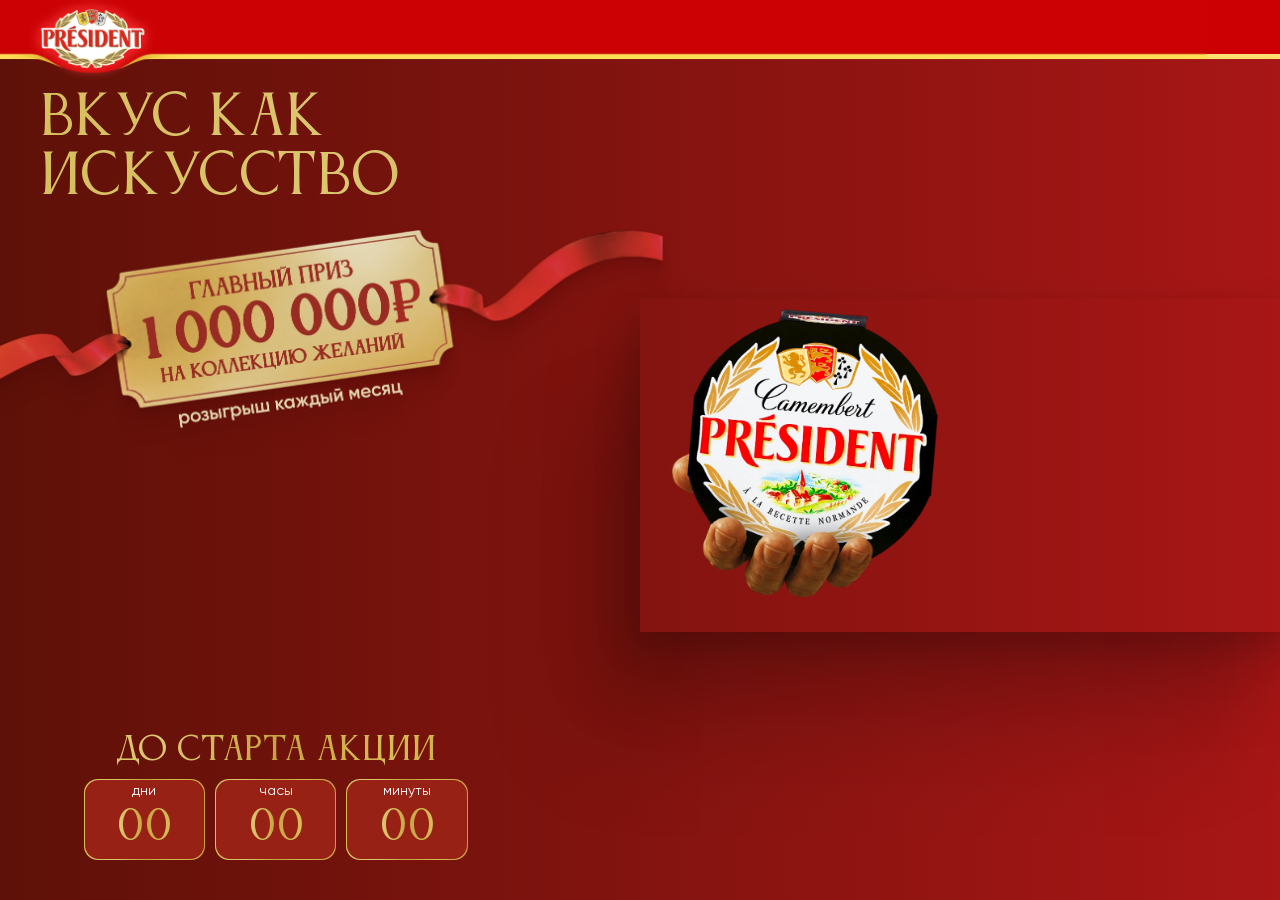
<file: countdown.html>
<!doctype html>
<html lang="ru">
  <head>
    <meta charset="utf-8" />
    <link rel="icon" type="image/x-icon" href="./assets/img/favicon.ico" />
    <meta name="theme-color" content="#CC0102" />
    <meta name="description" content="President" />
    <meta http-equiv="X-UA-Compatible" content="IE=edge" />
    <meta name="viewport" content="width=device-width, initial-scale=1.0" />
    <link rel="stylesheet" href="./assets/css/styles.min.css" />
    <title>President</title>
  </head>

  <body class="body">
    <!--PRELOADER-->
    <div class="preloader" data-preloader>
      <span>
        <img src="./assets/img/svg/logo.svg" alt="President" />
      </span>
    </div>

    <main class="main">
      <!--HERO-->
      <section class="section section--countdown">
        <h1 class="title title--h1 gold">Вкус как <br />искусство</h1>

        <div class="main-animation-wrapper">
          <div class="main-animation">
            <video src="./assets/img/animation.mp4" autoplay muted loop playsinline></video>
            <div class="hand">
              <img src="./assets/img/hand.webp" alt="President" />
            </div>
          </div>
        </div>

        <div class="main-prize center">
          <img src="./assets/img/gallery/main.webp" alt="President" />
        </div>

        <div class="main-prize">
          <h2 class="title title--h3 gold">До старта акции</h2>

          <ul class="countdown" data-countdown>
            <li>
              <p>дни</p>
              <b data-days class="gold">22</b>
            </li>
            <li>
              <p>часы</p>
              <b data-hours class="gold">8</b>
            </li>
            <li>
              <p>минуты</p>
              <b data-minutes class="gold">22</b>
            </li>
            <!-- <li>
              <p>сукунды</p>
              <b data-seconds class="gold">22</b>
            </li> -->
          </ul>
        </div>
      </section>
    </main>

    <script src="./assets/js/scripts.js" type="module"></script>
  </body>
</html>
</file>
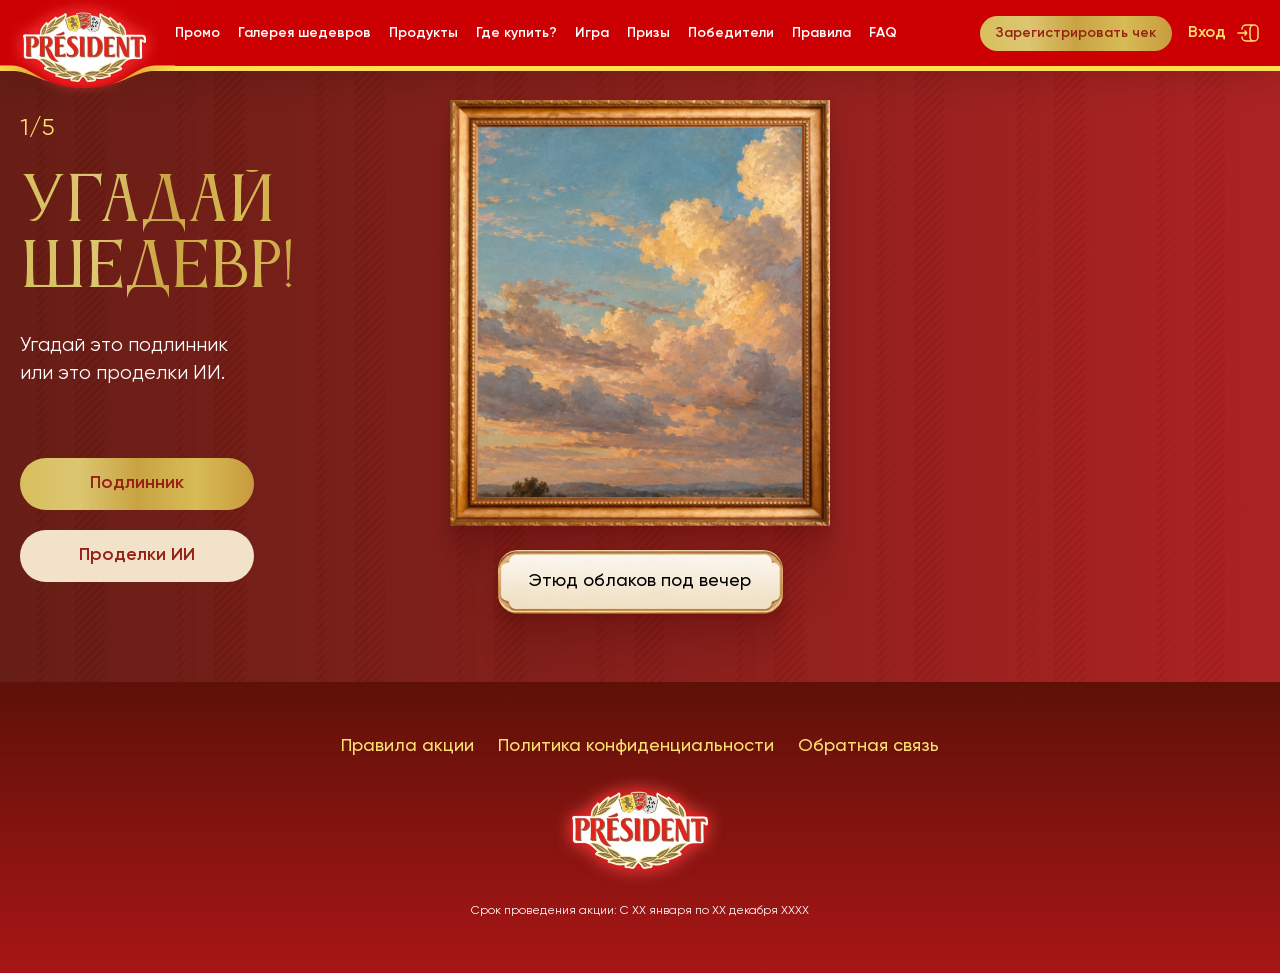
<file: game.html>
<!doctype html>
<html lang="ru">
  <head>
    <meta charset="utf-8" />
    <link rel="icon" type="image/x-icon" href="./assets/img/favicon.ico" />
    <meta name="theme-color" content="#CC0102" />
    <meta name="description" content="President" />
    <meta http-equiv="X-UA-Compatible" content="IE=edge" />
    <meta name="viewport" content="width=device-width, initial-scale=1.0" />
    <link rel="stylesheet" href="https://cdn.jsdelivr.net/npm/swiper@11/swiper-bundle.min.css" />
    <link rel="stylesheet" type="text/css" href="./assets/css/dropzone.min.css" />
    <link rel="stylesheet" type="text/css" href="./assets/css/choices.min.css" />
    <link rel="stylesheet" href="./assets/css/styles.min.css" />
    <title>President</title>
  </head>

  <body class="body" data-game-zone>
    <!--PRELOADER-->
    <div class="preloader" data-preloader>
      <span>
        <img src="./assets/img/svg/logo.svg" alt="President" />
      </span>
    </div>

    <!--HEADER-->
    <header class="header">
      <div class="container">
        <a href="./" class="header__logo" aria-label="President">
          <img src="./assets/img/logo.webp" alt="President" width="80" height="66" loading="eager" class="logo" />
        </a>

        <nav class="navigation">
          <ul class="menu">
            <li><a href="./#hero" class="menu__link">Промо</a></li>
            <li><a href="./#gallery" class="menu__link">Галерея шедевров</a></li>
            <li><a href="./products.html" class="menu__link">Продукты</a></li>
            <li><a href="./#markets" class="menu__link">Где купить?</a></li>
            <li><a class="menu__link" data-popup-open="game-welcome">Игра</a></li>
            <li><a href="./#gallery" class="menu__link">Призы</a></li>
            <li><a href="./#winners" class="menu__link">Победители</a></li>
            <li><a href="./#rules" class="menu__link">Правила</a></li>
            <li><a class="menu__link" data-popup-open="faq">FAQ</a></li>
            <li class="header__buttons">
              <button class="button button--small delete-in-tablet" data-popup-open="cheque"><span>Зарегистрировать чек</span></button>
              <button class="login-btn" data-popup-open="login"><span>Вход</span></button>
            </li>
          </ul>
        </nav>

        <button class="button button--small show-in-tablet" data-popup-open="cheque"><span>Зарегистрировать чек</span></button>

        <button class="burger">
          <span>Меню бургер</span>
        </button>
      </div>
    </header>

    <main class="main">
      <!--HERO-->
      <section class="section section--game lines--bg" data-slider="masterpiece-slider" data-pagination-type="fraction" data-allow-touch-move="false">
        <div class="container">
          <div class="game-controls">
            <div data-pagination></div>
            <h1 class="title title--h2 gold">Угадай шедевр!</h1>
            <p>Угадай это подлинник или&nbsp;это&nbsp;проделки&nbsp;ИИ.</p>
            <div class="swiper">
              <div class="swiper-wrapper" data-game-slides></div>
            </div>

            <div class="buttons">
              <button type="button" class="button" data-original-button>
                <span>Подлинник</span>
              </button>
              <button type="button" class="button button--white" data-fake-button>
                <span>Проделки ИИ</span>
              </button>
            </div>
          </div>
        </div>
      </section>
    </main>

    <!--FOOTER-->
    <footer class="footer" id="footer">
      <ul class="footer__menu">
        <li><a href="#">Правила акции</a></li>
        <li><a href="#">Политика конфиденциальности</a></li>
        <li><a data-popup-open="callback">Обратная связь</a></li>
      </ul>

      <img src="./assets/img/logo-footer.webp" alt="President logo" class="footer-logo" />

      <p>Срок проведения акции: С ХХ января по ХХ декабря ХХХХ</p>
    </footer>

    <!--POPUPS-->
    <div class="backdrop" data-backdrop>
      <div class="popup" data-popup>
        <!--LOGIN POPUP-->
        <div class="popup-content" id="login">
          <button class="popup-close" data-popup-close></button>
          <div class="tabs" data-tabs>
            <ul class="tabs-navigation">
              <li>
                <button data-tab-target="1"><span>Вход</span></button>
              </li>
              <li>
                <button data-tab-target="2"><span>Регистрация</span></button>
              </li>
            </ul>
            <div class="tab" data-tab="1">
              <!--Login form-->
              <script>
                function onLoginFormSubmit(e) {
                  e.preventDefault();
                  window.location.href = './lk.html';
                }
              </script>

              <form action="#" class="form" novalidate onsubmit="onLoginFormSubmit(event)">
                <label class="label">
                  <span class="label__text">E-mail</span>
                  <input type="email" name="email" class="input" required />
                </label>
                <label class="label">
                  <span class="label__text">Пароль</span>
                  <input type="password" name="password" class="input" required />
                </label>
                <label class="label">
                  <input type="checkbox" name="remember" class="checkbox" />
                  <span class="label__text">Запомнить меня</span>
                </label>
                <button type="submit" class="button full"><span>Войти</span></button>
                <a class="link" data-popup-open="reset-password">Восстановление пароля</a>
              </form>
            </div>
            <div class="tab" data-tab="2">
              <!--Registration form-->
              <script>
                function onRegisterFormSubmit(e) {
                  e.preventDefault();
                  window.popup.open('register-success');
                }
              </script>
              <form action="#" class="form" novalidate onsubmit="onRegisterFormSubmit(event)">
                <label class="label">
                  <span class="label__text">Имя</span>
                  <input type="text" name="name" class="input" required />
                </label>
                <label class="label">
                  <span class="label__text">Фамилия</span>
                  <input type="text" name="sername" class="input" required />
                </label>
                <label class="label">
                  <span class="label__text">E-mail</span>
                  <input type="email" name="email" class="input" required />
                </label>
                <label class="label">
                  <span class="label__text">Пароль</span>
                  <input type="password" name="password" class="input" required placeholder="Придумайте пароль" />
                </label>
                <label class="label">
                  <span class="label__text">Телефон</span>
                  <input type="tel" name="phone" class="input" required placeholder="+7 ___ ___-__-__" autocomplete="off" />
                </label>
                <fieldset>
                  <label class="label">
                    <input type="checkbox" name="agree" class="checkbox" required />
                    <span class="label__text">Я соглашаюсь с&nbsp;<a href="#" class="link">Правилами</a> </span>
                  </label>
                  <!-- <label class="label">
                    <input class="checkbox" required type="checkbox" name="RegistrationInput.PersonalConfirmation" />
                    <span class="label__text">
                      Я соглашаюсь с&nbsp;<a href="/assets/pdf/rules.pdf?v=2" class="link">Соглашением на обработку персональных данных</a>
                    </span>
                  </label> -->
                </fieldset>

                <button type="submit" class="button full"><span>Зарегистрироваться</span></button>
              </form>
            </div>
          </div>
        </div>

        <!--REGISTER SUCCESS POPUP-->
        <div class="popup-content" id="register-success">
          <button class="popup-close" data-popup-close></button>
          <div class="red-wrapper">
            <h2 class="popup-title gold">Спасибо <br />за&nbsp;регистрацию!</h2>
            <div class="buttons">
              <a href="#" class="button full" download>Скачать стикеры</a>
            </div>
          </div>
        </div>

        <!--RESET PASSWORD POPUP-->
        <div class="popup-content" id="reset-password">
          <button class="popup-close" data-popup-close></button>
          <div class="red-wrapper">
            <h2 class="popup-title gold">Восстановите <br />пароль</h2>

            <!--reset password form-->
            <script>
              function onResetFormSubmit(e) {
                e.preventDefault();
                window.popup.open('reset-password-success');
              }
            </script>
            <form action="#" class="form" novalidate onsubmit="onResetFormSubmit(event)">
              <label class="label">
                <span class="label__text">E-mail</span>
                <input type="email" name="email" class="input" required />
              </label>

              <div class="buttons">
                <button type="submit" class="button full"><span>Восстановить</span></button>
              </div>

              <a class="link" data-popup-open="login">Авторизация</a>
            </form>
          </div>
        </div>

        <!--RESET PASSWORD SUCCESS POPUP-->
        <div class="popup-content" id="reset-password-success">
          <button class="popup-close" data-popup-close></button>
          <div class="red-wrapper">
            <h2 class="popup-title gold">Восстановите <br />пароль</h2>
            <p class="popup-subtitle">Отправили письмо с&nbsp;инструкцией <br />по&nbsp;восстановлению пароля</p>
            <div class="buttons">
              <button type="button" class="button full" data-popup-close>Продолжить</button>
            </div>
          </div>
        </div>

        <!--FAQ POPUP-->
        <div class="popup-content" id="faq">
          <button class="popup-close" data-popup-close></button>
          <h4 class="title title--h4 gold">Часто задаваемые вопросы</h4>
          <ul class="faq" data-accordeons>
            <li class="accordeon">
              <div class="question" data-accordeon-toggle>
                <p>МОЖНО&nbsp;ЛИ&nbsp;ЕСТЬ КОРОЧКУ СЫРА С&nbsp;ПЛЕСЕНЬЮ?</p>
              </div>
              <div class="answer" style="height: 0px">
                <div class="answer__content">
                  <ul>
                    <li>Благородная белая плесень Geotrichum candidum</li>
                    <li>Бархатистая корочка</li>
                    <li>Уникальный пикантный вкус</li>
                  </ul>
                </div>
              </div>
            </li>

            <li class="accordeon">
              <div class="question" data-accordeon-toggle>
                <p>ЧЕМ&nbsp;ОТЛИЧАЕТСЯ БЕЛАЯ И&nbsp;ГОЛУБАЯ ПЛЕСЕНЬ?</p>
              </div>
              <div class="answer">
                <div class="answer__content">
                  <p>
                    Lorem ipsum dolor sit amet <a href="#">consectetur adipisicing</a> elit. Numquam, est quia. Error eaque voluptatum maiores facere
                    recusandae assumenda iure doloremque, dolores quas amet dolorem magnam numquam expedita quo, veritatis nisi?
                  </p>
                  <ul>
                    <li>Lorem ipsum dolor sit amet</li>
                    <li>Lorem ipsum <a href="#">dolor sit amet</a></li>
                    <li>Lorem ipsum dolor sit amet</li>
                  </ul>
                </div>
              </div>
            </li>

            <li class="accordeon">
              <div class="question" data-accordeon-toggle>
                <p>КАК&nbsp;ПРАВИЛЬНО ХРАНИТЬ БЛАГОРОДНЫЕ СЫРЫ?</p>
              </div>
              <div class="answer">
                <div class="answer__content">
                  <ul>
                    <li>Благородная белая плесень Geotrichum candidum</li>
                    <li>Бархатистая корочка</li>
                    <li>Уникальный пикантный вкус</li>
                  </ul>
                </div>
              </div>
            </li>

            <li class="accordeon">
              <div class="question" data-accordeon-toggle>
                <p>С&nbsp;ЧЕМ&nbsp;ЛУЧШЕ СОЧЕТАТЬ ТАКИЕ СЫРЫ?</p>
              </div>
              <div class="answer">
                <div class="answer__content">
                  <ul>
                    <li>Благородная белая плесень Geotrichum candidum</li>
                    <li>Бархатистая корочка</li>
                    <li>Уникальный пикантный вкус</li>
                  </ul>
                </div>
              </div>
            </li>

            <li class="accordeon">
              <div class="question" data-accordeon-toggle>
                <p>В&nbsp;ЧЕМ&nbsp;ОТЛИЧИЕ БРИ&nbsp;ОТ&nbsp;КАМАМБЕРА?</p>
              </div>
              <div class="answer">
                <div class="answer__content">
                  <ul>
                    <li>Благородная белая плесень Geotrichum candidum</li>
                    <li>Бархатистая корочка</li>
                    <li>Уникальный пикантный вкус</li>
                  </ul>
                </div>
              </div>
            </li>
          </ul>
        </div>

        <!--CHEQUE POPUP-->
        <div class="popup-content" id="cheque">
          <button class="popup-close" data-popup-close></button>
          <div class="red-wrapper">
            <h2 class="popup-title gold">Регистрация чека</h2>
            <ul class="register-check-list">
              <li>
                <img src="./assets/img/cheque-info1.webp" alt="President" />
                <span>Нажмите «Загрузить»</span>
              </li>
              <li>
                <img src="./assets/img/cheque-info2.webp" alt="President" />
                <span>Выберите фото чека</span>
              </li>
              <li>
                <img src="./assets/img/cheque-info3.webp" alt="President" />
                <b>Фото чека должно быть:</b>
                <ul>
                  <li>чётким</li>
                  <li>с полным списком продуктов</li>
                  <li>на фото должен быть QR код</li>
                </ul>
              </li>
              <li>
                <img src="./assets/img/cheque-info4.webp" alt="President" />
                <span>Если фото окажется плохого качества, чек принят не будет</span>
              </li>
            </ul>
            <div class="example">
              <img src="./assets/img/cheque.webp" alt="President" />
              <span>Пример чека</span>
            </div>

            <div class="buttons">
              <button type="button" class="button full" data-popup-open="cheque-load">
                <span>Загрузить</span>
              </button>
            </div>
          </div>
        </div>

        <!--CHEQUE LOAD POPUP-->
        <div class="popup-content" id="cheque-load">
          <button class="popup-close" data-popup-close></button>
          <div class="red-wrapper">
            <h2 class="popup-title gold">Регистрация чека</h2>

            <!--cheque load form-->
            <script>
              function onChequeLoadFormSubmit(e) {
                e.preventDefault();
                window.popup.open('cheque-success');
              }
            </script>

            <form action="#" class="dropzone" id="my-dropzone"></form>

            <div class="buttons">
              <button type="submit" class="button full" onClick="onChequeLoadFormSubmit(event)">
                <span>Далее</span>
              </button>

              <a class="link" data-popup-open="cheque-in-self">Ввести данные чека вручную</a>
            </div>
          </div>
        </div>

        <!--CHEQUE-IN SELF POPUP-->
        <div class="popup-content" id="cheque-in-self">
          <button class="popup-close" data-popup-close></button>
          <div class="red-wrapper">
            <h2 class="popup-title popup-title--white">Ввод данных чека</h2>
            <p class="popup-subtitle">Внимательно введите <br />данные чека в&nbsp;поля ниже</p>

            <!--Login form-->
            <script>
              function onChequeSelfFormSubmit(e) {
                e.preventDefault();
                window.popup.open('cheque-success');
              }
            </script>
            <form action="#" class="form" novalidate onsubmit="onChequeSelfFormSubmit(event)">
              <label class="label">
                <span class="label__text">ФН</span>
                <input type="text" name="fn" class="input" required />
              </label>
              <label class="label">
                <span class="label__text">ФД</span>
                <input type="text" name="fd" class="input" required />
              </label>
              <label class="label">
                <span class="label__text">ФП</span>
                <input type="text" name="fp" class="input" required />
              </label>
              <label class="label">
                <span class="label__text">Дата покупки</span>
                <input type="date" name="date" class="input" required />
              </label>
              <label class="label">
                <span class="label__text">Время покупки</span>
                <input type="time" name="time" class="input" required />
              </label>
              <label class="label">
                <span class="label__text">Сумма покупки</span>
                <input type="number" name="summa" class="input" required />
              </label>

              <div class="buttons">
                <button type="submit" class="button full"><span>Отправить</span></button>
                <a class="link link--white" data-popup-open="cheque-load">Попробовать снова загрузить фото</a>
              </div>
            </form>
          </div>
        </div>

        <!--CHEQUE SUCCESS POPUP-->
        <div class="popup-content" id="cheque-success">
          <button class="popup-close" data-popup-close></button>
          <div class="red-wrapper">
            <h2 class="popup-title gold">Чек зарегистрирован</h2>
            <p class="popup-subtitle">
              <span>Ваш чек загружен успешно. <br />Следите за&nbsp;его статусом <br />в&nbsp;своём личном кабинете.</span>
            </p>
            <div class="buttons">
              <button type="button" class="button full" data-popup-close>Закрыть</button>
            </div>
          </div>
        </div>

        <!--CALLBACK POPUP-->
        <div class="popup-content" id="callback">
          <button class="popup-close" data-popup-close></button>
          <div class="red-wrapper">
            <h2 class="popup-title gold">Обратная связь</h2>

            <!--callback form-->
            <script>
              function onCallbackFormSubmit(e) {
                e.preventDefault();
                window.popup.open('callback-success');
              }
            </script>
            <form action="#" class="form" novalidate onsubmit="onCallbackFormSubmit(event)">
              <label class="label">
                <span class="label__text">Имя</span>
                <input type="text" name="name" class="input" required />
              </label>
              <label class="label">
                <span class="label__text">E-mail</span>
                <input type="email" name="email" class="input" required />
              </label>
              <label class="label">
                <span class="label__text">Тема сообщения</span>
                <div class="select">
                  <select name="week" class="input input--select placeholder" required>
                    <option value="" disabled="" selected="" hidden="">Выберите тему</option>
                    <option value="Неделя 1">Тема 1</option>
                    <option value="Неделя 2">Тема 2</option>
                    <option value="Неделя 3">Тема 3</option>
                  </select>
                  <span class="input-icon">
                    <svg width="14" height="10" viewBox="0 0 14 10" fill="none" xmlns="http://www.w3.org/2000/svg">
                      <path d="M13.1569 1.65685L7.1007 7.71301L1.44385 2.05615" stroke="black" stroke-width="2" />
                    </svg>
                  </span>
                </div>
              </label>
              <label class="label">
                <span class="label__text">Текст сообщения</span>
                <textarea name="message" class="input input--textarea" placeholder="Сообщение" required></textarea>
              </label>

              <button type="submit" class="button full"><span>Отправить</span></button>
            </form>
          </div>
        </div>

        <!--CALLBACK POPUP SUCCESS-->
        <div class="popup-content" id="callback-success">
          <button class="popup-close" data-popup-close></button>
          <div class="red-wrapper">
            <h2 class="popup-title gold">Обратная связь</h2>

            <p class="success-text">
              <strong>Спасибо!</strong>
              Ваше сообщение отправлено
            </p>

            <div class="buttons">
              <button type="button" class="button full" data-popup-close>Закрыть</button>
            </div>
          </div>
        </div>

        <!--GAME STEP RESULT-->
        <div class="popup-content" data-game-step-result id="game-step-result">
          <div class="red-wrapper">
            <div class="masterpiece">
              <div class="image">
                <img src="./assets/img/game/23.webp" alt="President" data-game-current-image />
              </div>
            </div>
            <h2 class="popup-title gold" data-result-title>Абсолютно верно!</h2>
            <p class="popup-subtitle" data-picture-desc></p>
            <p class="popup-subtitle" data-game-prize style="display: none">Сегодня ты участвуешь в&nbsp;розыгрыше спецприза.</p>
            <button type="button" class="button full" data-game-next><span>Далее</span></button>
            <a href="./lk.html" class="button full" data-game-finish style="display: none"><span>В личный кабинет</span></a>
          </div>
        </div>

        <!--GAME WIN POPUP-->
        <!-- <div class="popup-content" id="game-win">
          <div class="red-wrapper">
            <div class="masterpiece">
              <div class="image">
                <img src="./assets/img/game/23.webp" alt="President" data-game-current-image />
              </div>
            </div>
            <h2 class="popup-title gold">Абсолютно верно!</h2>
            <p class="popup-subtitle" data-picture-desc>Это картина Боголюбова Алексея Петровича “Летняя ночь на&nbsp;Неве у&nbsp;взморья”.</p>
            <p class="popup-subtitle">Сегодня ты участвуешь в&nbsp;розыгрыше спецприза.</p>
            <script>
              const goToNextPicture = () => {
                window.popup.close(true);
                setTimeout(() => {
                  window.nextSlide('masterpiece-slider');
                }, 450);
              };
            </script>
            <button type="button" class="button full" onclick="goToNextPicture()"><span>Далее</span></button>
          </div>
        </div> -->

        <!--GAME LOSE POPUP-->
        <!-- <div class="popup-content" id="game-lose">
          <div class="red-wrapper">
            <div class="masterpiece">
              <div class="image">
                <img src="./assets/img/game/1.webp" alt="President" data-game-current-image />
              </div>
            </div>
            <h2 class="popup-title gold">К сожалению <br />Вы ошиблись.</h2>
            <p class="popup-subtitle">Это полотно сгенерировала нейросеть.</p>
            <p class="popup-subtitle">
              Попытай удачу в&nbsp;следующий раз или&nbsp;же&nbsp;купи продукцию на&nbsp;600&nbsp;руб. и&nbsp;участвуй в&nbsp;розыгрыше.
            </p>
            <script>
              const goToNextPicture2 = () => {
                window.popup.close(true);
                setTimeout(() => {
                  window.nextSlide('masterpiece-slider');
                }, 450);
              };
            </script>
            <button type="button" class="button full" onclick="goToNextPicture2()"><span>Далее</span></button>
          </div>
        </div> -->

        <!--GAME WELCOME POPUP-->
        <div class="popup-content" id="game-welcome">
          <button class="popup-close" data-popup-close></button>
          <div class="red-wrapper">
            <div class="masterpiece">
              <div class="image">
                <!-- <img src="./assets/img/game/1.webp" alt="President" /> -->
              </div>
            </div>
            <h2 class="popup-title gold">Угадай шедевр!</h2>
            <p class="popup-subtitle">
              Проверь свои познания в&nbsp;искусстве и&nbsp;живописи. Сейчас ты&nbsp;увидишь картину. Угадай, это&nbsp;подлинник
              или&nbsp;это&nbsp;проделки&nbsp;ИИ.
            </p>
            <p class="popup-subtitle">
              Угадывай шедевры искусства каждый день! Регистрируй чеки, чтобы увеличить свои шансы в&nbsp;ежедневных розыгрышах
            </p>
            <a href="./game.html" class="button full"><span>Играть</span></a>
          </div>
        </div>

        <!--GAME CLOSED POPUP-->
        <div class="popup-content" id="game-closed">
          <button class="popup-close" data-popup-close></button>
          <div class="red-wrapper">
            <div class="masterpiece">
              <div class="image">
                <!-- <img src="./assets/img/game/1.webp" alt="President" /> -->
              </div>
            </div>
            <h2 class="popup-title gold">Сегодня ты уже играл.<br />Приходи завтра!</h2>
            <button type="button" class="button full" data-popup-close><span>Закрыть</span></button>
          </div>
        </div>
      </div>
    </div>

    <script src="https://cdn.jsdelivr.net/npm/swiper@11/swiper-bundle.min.js"></script>
    <script src="./assets/js/choices.min.js"></script>
    <script src="./assets/js/forms.js" type="module"></script>
    <script src="./assets/js/scripts.js" type="module"></script>
    <script src="./assets/js/dropzone.min.js"></script>
    <script>
      Dropzone.autoDiscover = false;

      const dz = new Dropzone('#my-dropzone', {
        url: '#',
        autoProcessQueue: false,
        uploadMultiple: false,
        maxFiles: 1,
        thumbnailWidth: 315,
        thumbnailHeight: 200,
        addRemoveLinks: true,
        clickable: true,
        acceptedFiles: 'image/*',
        dictDefaultMessage: 'Перетащите фото чека или нажмите для выбора',
        dictRemoveFile: 'Удалить',
      });

      dz.on('maxfilesexceeded', function (file) {
        this.removeAllFiles();
        this.addFile(file);
      });
    </script>
  </body>
</html>
</file>
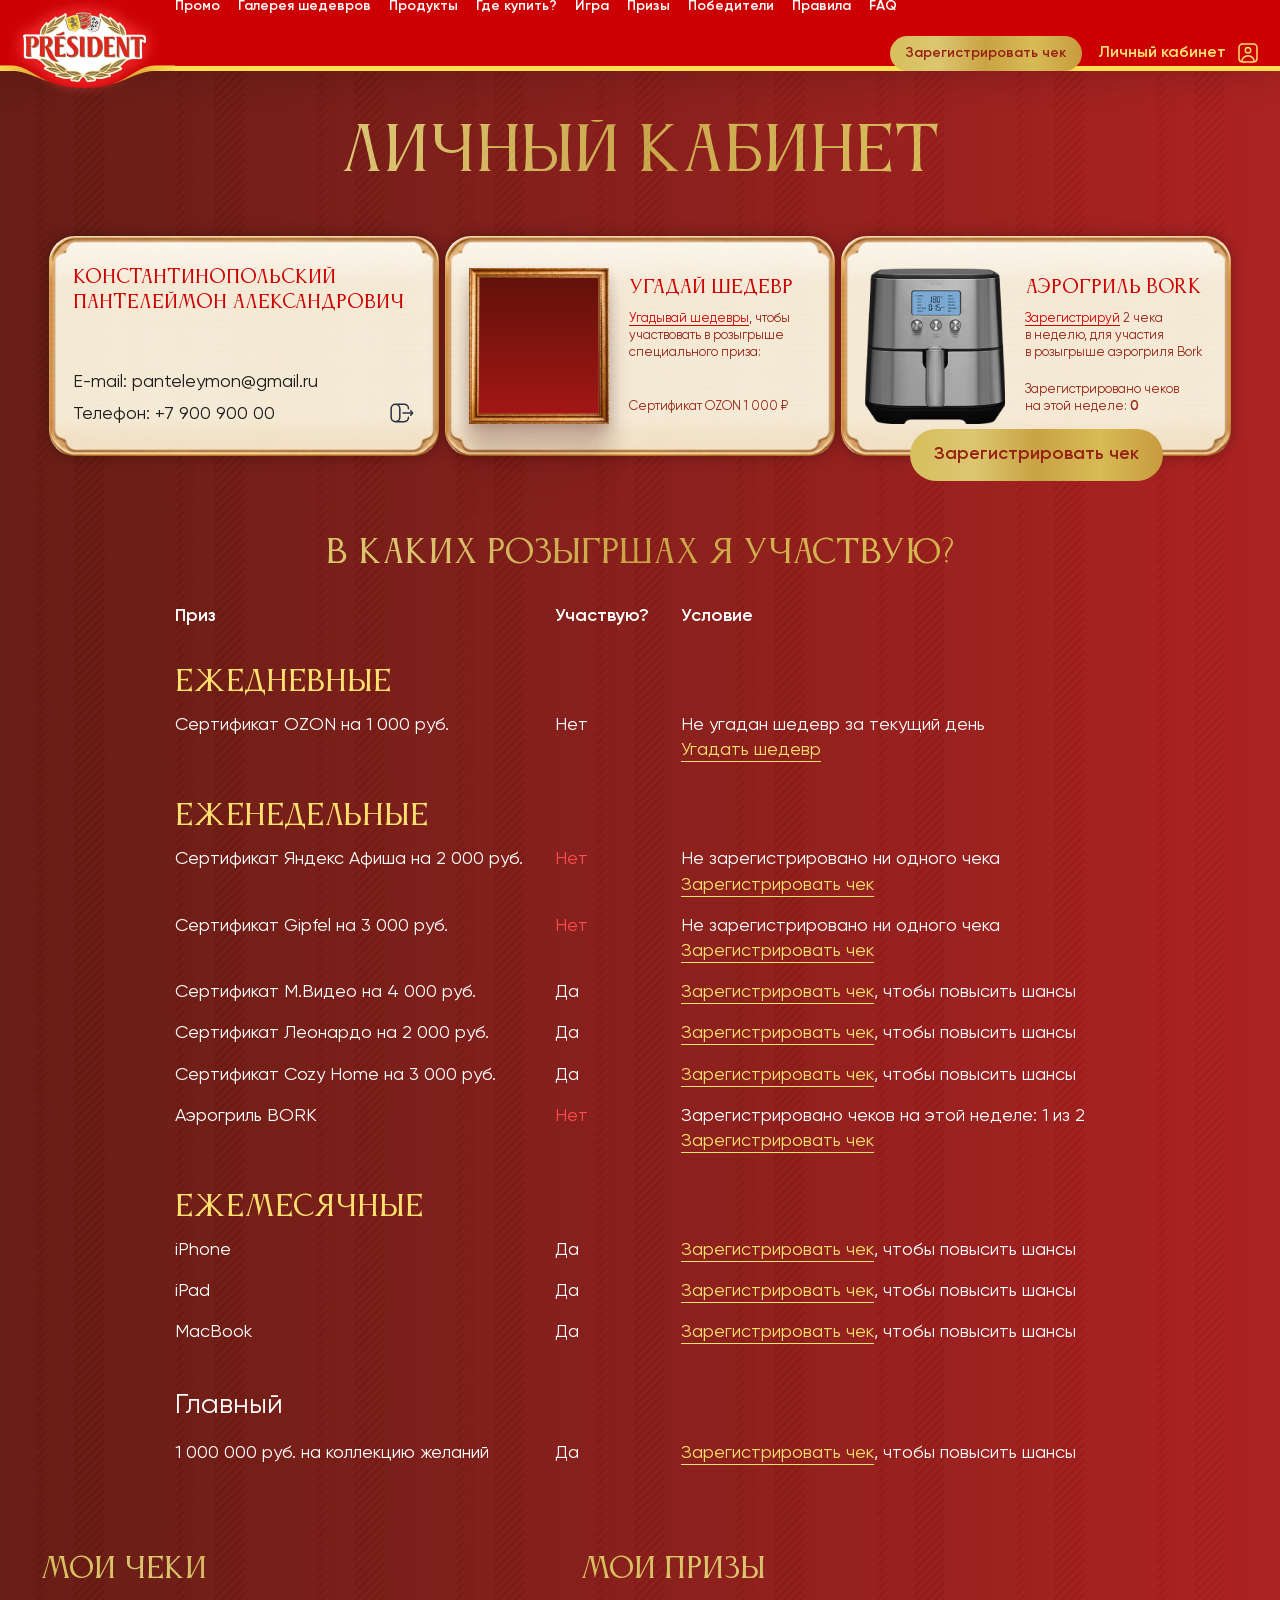
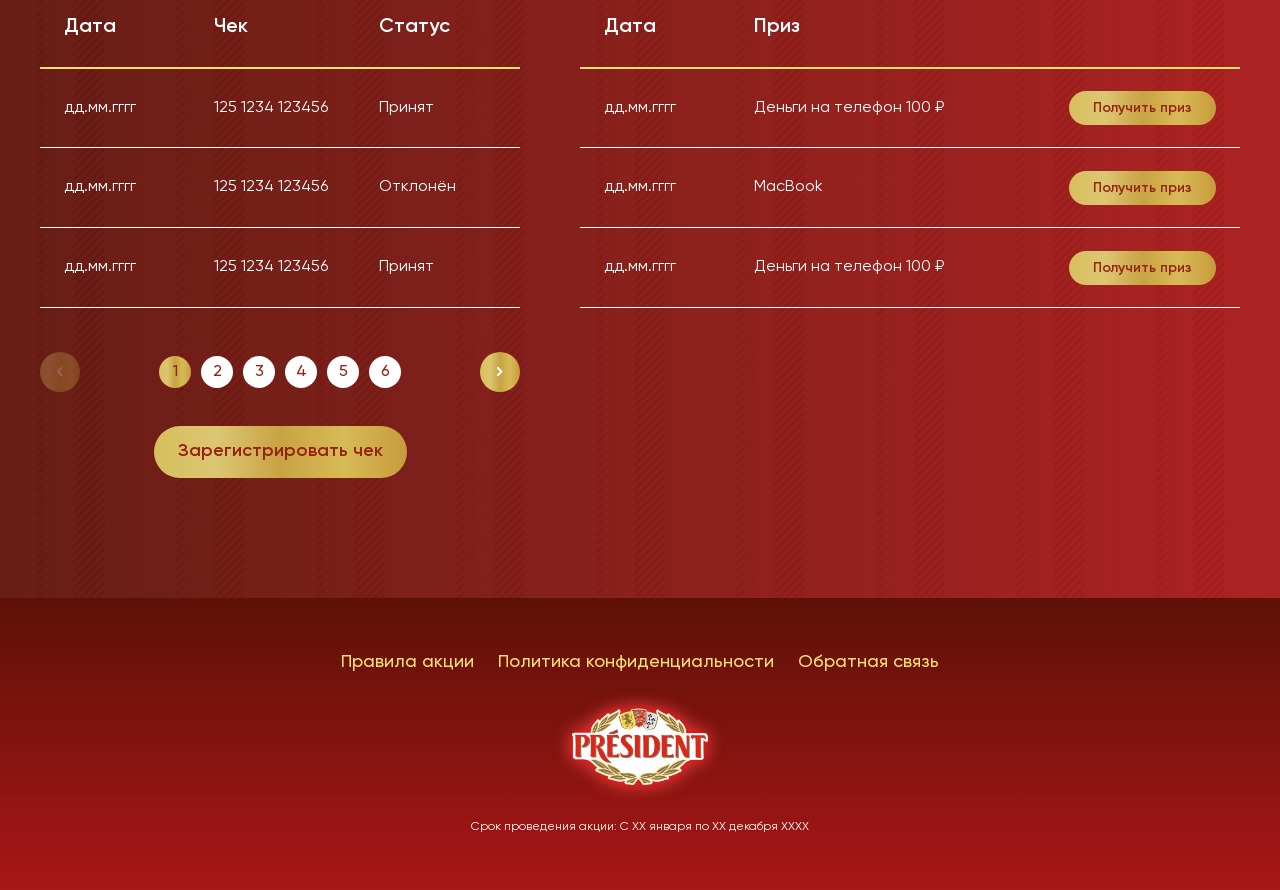
<file: lk.html>
<!doctype html>
<html lang="ru">
  <head>
    <meta charset="utf-8" />
    <link rel="icon" type="image/x-icon" href="./assets/img/favicon.ico" />
    <meta name="theme-color" content="#CC0102" />
    <meta name="description" content="President" />
    <meta http-equiv="X-UA-Compatible" content="IE=edge" />
    <meta name="viewport" content="width=device-width, initial-scale=1.0" />
    <link rel="stylesheet" href="https://cdn.jsdelivr.net/npm/swiper@11/swiper-bundle.min.css" />
    <link rel="stylesheet" type="text/css" href="./assets/css/dropzone.min.css" />
    <link rel="stylesheet" href="./assets/css/styles.min.css" />
    <title>President | Личный кабинет</title>
  </head>
  <body class="body">
    <!--PRELOADER-->
    <div class="preloader" data-preloader>
      <span>
        <img src="./assets/img/svg/logo.svg" alt="President" />
      </span>
    </div>

    <!--HEADER-->
    <header class="header">
      <div class="container">
        <a href="./" class="header__logo" aria-label="President">
          <img src="./assets/img/logo.webp" alt="President" width="80" height="66" loading="eager" class="logo" />
        </a>

        <nav class="navigation">
          <ul class="menu">
            <li><a href="./#hero" class="menu__link">Промо</a></li>
            <li><a href="./#gallery" class="menu__link">Галерея шедевров</a></li>
            <li><a href="./products.html" class="menu__link">Продукты</a></li>
            <li><a href="./#markets" class="menu__link">Где купить?</a></li>
            <li><a class="menu__link" data-popup-open="game-welcome">Игра</a></li>
            <li><a href="./#gallery" class="menu__link">Призы</a></li>
            <li><a href="./#winners" class="menu__link">Победители</a></li>
            <li><a href="./#rules" class="menu__link">Правила</a></li>
            <li><a class="menu__link" data-popup-open="faq">FAQ</a></li>
            <li class="header__buttons">
              <button class="button button--small delete-in-tablet" data-popup-open="cheque"><span>Зарегистрировать чек</span></button>
              <a href="./lk.html" class="profile-btn"><span>Личный кабинет</span></a>
            </li>
          </ul>
        </nav>

        <button class="button button--small show-in-tablet" data-popup-open="cheque"><span>Зарегистрировать чек</span></button>

        <button class="burger">
          <span>Меню бургер</span>
        </button>
      </div>
    </header>

    <main class="main">
      <section class="section section--lk lines--bg">
        <div class="container">
          <h1 class="title title--h2 gold">Личный Кабинет</h1>
          <!--LK Head-->
          <div class="lk-head">
            <div class="lk-head__inner profile">
              <div class="lk-head__text">
                <h1 class="lk-head__title">Константинопольский Пантелеймон Александрович</h1>
                <div class="contacts">
                  <p>E-mail: <a href="mailto:panteleymon@gmail.ru">panteleymon@gmail.ru</a></p>
                  <p>Телефон: <a href="tel:+790090000">+7 900 900 00</a></p>
                </div>

                <button type="button" class="logout">
                  <img src="./assets/img/svg/logout.svg" alt="President" />
                </button>
              </div>
            </div>

            <div class="lk-head__inner">
              <div class="masterpiece"><div class="image"></div></div>
              <div class="lk-head__text">
                <b class="lk-head__title">Угадай шедевр</b>
                <p><a class="link" data-popup-open="game-closed">Угадывай шедевры</a>, чтобы участвовать в&nbsp;розыгрыше специального приза:</p>
                <p>Сертификат OZON 1&nbsp;000&nbsp;₽</p>
              </div>
            </div>

            <div class="lk-head__inner">
              <div class="masterpiece">
                <div class="image no-border"><img src="./assets/img/rule-image2-lk.webp" alt="President" /></div>
              </div>
              <div class="lk-head__text">
                <b class="lk-head__title">Аэрогриль BORK</b>
                <p><a class="link" data-popup-open="cheque">Зарегистрируй</a> 2 чека в&nbsp;неделю, для участия в&nbsp;розыгрыше аэрогриля Bork</p>
                <p>Зарегистрировано чеков на&nbsp;этой неделе: <strong>0</strong></p>
              </div>

              <button type="button" class="button gold" data-popup-open="cheque"><span>Зарегистрировать чек</span></button>
            </div>
          </div>

          <!--В КАКИХ РОЗЫГРШАХ Я УЧАСТВУЮ-->
          <div class="my-activity">
            <h2 class="title title--h3 gold">В каких розыгршах я&nbsp;участвую?</h2>

            <table class="my-activity-table">
              <thead>
                <tr>
                  <th>Приз</th>
                  <th>Участвую?</th>
                  <th>Условие</th>
                </tr>
              </thead>
              <tbody>
                <tr>
                  <td colspan="3"><p class="title title--h5">Ежедневные</p></td>
                </tr>
                <tr>
                  <td>Сертификат OZON на 1 000 руб.</td>
                  <td>Нет</td>
                  <td>Не угадан шедевр за текущий день <button type="button" data-popup-open="game-closed">Угадать&nbsp;шедевр</button></td>
                </tr>

                <tr>
                  <td colspan="3"><p class="title title--h5">Еженедельные</p></td>
                </tr>
                <tr>
                  <td>Сертификат Яндекс Афиша на&nbsp;2&nbsp;000&nbsp;руб.</td>
                  <td class="red">Нет</td>
                  <td>Не зарегистрировано ни одного чека <button type="button" data-popup-open="cheque">Зарегистрировать чек</button></td>
                </tr>
                <tr>
                  <td>Сертификат Gipfel на&nbsp;3&nbsp;000&nbsp;руб.</td>
                  <td class="red">Нет</td>
                  <td>Не зарегистрировано ни одного чека <button type="button" data-popup-open="cheque">Зарегистрировать чек</button></td>
                </tr>
                <tr>
                  <td>Сертификат М.Видео на&nbsp;4&nbsp;000&nbsp;руб.</td>
                  <td>Да</td>
                  <td><button type="button" data-popup-open="cheque">Зарегистрировать чек</button>, чтобы повысить шансы</td>
                </tr>
                <tr>
                  <td>Сертификат Леонардо на&nbsp;2&nbsp;000&nbsp;руб.</td>
                  <td>Да</td>
                  <td><button type="button" data-popup-open="cheque">Зарегистрировать чек</button>, чтобы повысить шансы</td>
                </tr>
                <tr>
                  <td>Сертификат Cozy Home на&nbsp;3&nbsp;000&nbsp;руб.</td>
                  <td>Да</td>
                  <td><button type="button" data-popup-open="cheque">Зарегистрировать чек</button>, чтобы повысить шансы</td>
                </tr>
                <tr>
                  <td>Аэрогриль BORK</td>
                  <td class="red">Нет</td>
                  <td>Зарегистрировано чеков на этой неделе: 1 из 2 <button type="button" data-popup-open="cheque">Зарегистрировать чек</button></td>
                </tr>

                <tr>
                  <td colspan="3"><p class="title title--h5">Ежемесячные</p></td>
                </tr>
                <tr>
                  <td>iPhone</td>
                  <td>Да</td>
                  <td><button type="button" data-popup-open="cheque">Зарегистрировать чек</button>, чтобы повысить шансы</td>
                </tr>
                <tr>
                  <td>iPad</td>
                  <td>Да</td>
                  <td><button type="button" data-popup-open="cheque">Зарегистрировать чек</button>, чтобы повысить шансы</td>
                </tr>
                <tr>
                  <td>MacBook</td>
                  <td>Да</td>
                  <td><button type="button" data-popup-open="cheque">Зарегистрировать чек</button>, чтобы повысить шансы</td>
                </tr>

                <tr>
                  <td colspan="3"><strong>Главный</strong></td>
                </tr>
                <tr>
                  <td>1&nbsp;000&nbsp;000&nbsp;руб. на&nbsp;коллекцию желаний</td>
                  <td>Да</td>
                  <td><button type="button" data-popup-open="cheque">Зарегистрировать чек</button>, чтобы повысить шансы</td>
                </tr>

                <!--ВЫВОД СООБЩЕНИЯ ЕСЛИ ДАННЫХ НЕТ-->
                <!-- <tr>
                  <td colspan="3" class="empty">Загруженных чеков нет</td>
                </tr> -->
              </tbody>
            </table>
          </div>

          <!--МОИ ЧЕКИ И ПРИЗЫ-->
          <div class="my-cheques">
            <div class="lk-table">
              <h2 class="title title--h5 gold">Мои чеки</h2>
              <table>
                <thead>
                  <tr>
                    <th>Дата</th>
                    <th>Чек</th>
                    <th>Статус</th>
                  </tr>
                </thead>
                <tbody>
                  <tr>
                    <td>дд.мм.гггг</td>
                    <td>125 1234 123456</td>
                    <td>Принят</td>
                  </tr>
                  <tr>
                    <td>дд.мм.гггг</td>
                    <td>125 1234 123456</td>
                    <td>Отклонён</td>
                  </tr>
                  <tr>
                    <td>дд.мм.гггг</td>
                    <td>125 1234 123456</td>
                    <td>Принят</td>
                  </tr>
                </tbody>
              </table>

              <!--pagination-->
              <ul class="pagination gold">
                <li>
                  <button href="#" class="pagination-btn prev" disabled>
                    <img src="./assets/img/svg/prev.svg" alt="" />
                  </button>
                </li>
                <li>
                  <a href="#" class="pagination-btn active"><span>1</span></a>
                </li>
                <li>
                  <a href="#" class="pagination-btn"><span>2</span></a>
                </li>
                <li>
                  <a href="#" class="pagination-btn"><span>3</span></a>
                </li>
                <li>
                  <a href="#" class="pagination-btn"><span>4</span></a>
                </li>
                <li>
                  <a href="#" class="pagination-btn"><span>5</span></a>
                </li>
                <li>
                  <a href="#" class="pagination-btn"><span>6</span></a>
                </li>
                <li>
                  <button class="pagination-btn next">
                    <img src="./assets/img/svg/next.svg" alt="" />
                  </button>
                </li>
              </ul>

              <button type="button" class="button" data-popup-open="cheque"><span>Зарегистрировать чек</span></button>
            </div>

            <div class="lk-table">
              <h2 class="title title--h5 gold">Мои призы</h2>
              <table>
                <thead>
                  <tr>
                    <th>Дата</th>
                    <th>Приз</th>
                    <th></th>
                  </tr>
                </thead>
                <tbody>
                  <tr>
                    <td>дд.мм.гггг</td>
                    <td>Деньги на телефон 100&nbsp;₽</td>
                    <td>
                      <button type="button" class="button"><span>Получить приз</span></button>
                    </td>
                  </tr>
                  <tr>
                    <td>дд.мм.гггг</td>
                    <td>MacBook</td>
                    <td>
                      <button type="button" class="button"><span>Получить приз</span></button>
                    </td>
                  </tr>
                  <tr>
                    <td>дд.мм.гггг</td>
                    <td>Деньги на телефон 100&nbsp;₽</td>
                    <td>
                      <button type="button" class="button"><span>Получить приз</span></button>
                    </td>
                  </tr>
                </tbody>
              </table>
            </div>
          </div>
        </div>
      </section>
    </main>

    <!--FOOTER-->
    <footer class="footer" id="footer">
      <ul class="footer__menu">
        <li><a href="#">Правила акции</a></li>
        <li><a href="#">Политика конфиденциальности</a></li>
        <li><a data-popup-open="callback">Обратная связь</a></li>
      </ul>

      <img src="./assets/img/logo-footer.webp" alt="President logo" class="footer-logo" />

      <p>Срок проведения акции: С ХХ января по ХХ декабря ХХХХ</p>
    </footer>

    <!--POPUPS-->
    <div class="backdrop" data-backdrop>
      <div class="popup" data-popup>
        <!--LOGIN POPUP-->
        <div class="popup-content" id="login">
          <button class="popup-close" data-popup-close></button>
          <div class="tabs" data-tabs>
            <ul class="tabs-navigation">
              <li>
                <button data-tab-target="1"><span>Вход</span></button>
              </li>
              <li>
                <button data-tab-target="2"><span>Регистрация</span></button>
              </li>
            </ul>
            <div class="tab" data-tab="1">
              <!--Login form-->
              <script>
                function onLoginFormSubmit(e) {
                  e.preventDefault();
                  window.location.href = './lk.html';
                }
              </script>

              <form action="#" class="form" novalidate onsubmit="onLoginFormSubmit(event)">
                <label class="label">
                  <span class="label__text">E-mail</span>
                  <input type="email" name="email" class="input" required />
                </label>
                <label class="label">
                  <span class="label__text">Пароль</span>
                  <input type="password" name="password" class="input" required />
                </label>
                <label class="label">
                  <input type="checkbox" name="remember" class="checkbox" />
                  <span class="label__text">Запомнить меня</span>
                </label>
                <button type="submit" class="button full"><span>Войти</span></button>
                <a class="link" data-popup-open="reset-password">Восстановление пароля</a>
              </form>
            </div>
            <div class="tab" data-tab="2">
              <!--Registration form-->
              <script>
                function onRegisterFormSubmit(e) {
                  e.preventDefault();
                  window.popup.open('register-success');
                }
              </script>
              <form action="#" class="form" novalidate onsubmit="onRegisterFormSubmit(event)">
                <label class="label">
                  <span class="label__text">Имя</span>
                  <input type="text" name="name" class="input" required />
                </label>
                <label class="label">
                  <span class="label__text">Фамилия</span>
                  <input type="text" name="sername" class="input" required />
                </label>
                <label class="label">
                  <span class="label__text">E-mail</span>
                  <input type="email" name="email" class="input" required />
                </label>
                <label class="label">
                  <span class="label__text">Пароль</span>
                  <input type="password" name="password" class="input" required placeholder="Придумайте пароль" />
                </label>
                <label class="label">
                  <span class="label__text">Телефон</span>
                  <input type="tel" name="phone" class="input" required placeholder="+7 ___ ___-__-__" autocomplete="off" />
                </label>
                <fieldset>
                  <label class="label">
                    <input type="checkbox" name="agree" class="checkbox" required />
                    <span class="label__text">Я соглашаюсь с&nbsp;<a href="#" class="link">Правилами</a> </span>
                  </label>
                  <!-- <label class="label">
                    <input class="checkbox" required type="checkbox" name="RegistrationInput.PersonalConfirmation" />
                    <span class="label__text">
                      Я соглашаюсь с&nbsp;<a href="/assets/pdf/rules.pdf?v=2" class="link">Соглашением на обработку персональных данных</a>
                    </span>
                  </label> -->
                </fieldset>

                <button type="submit" class="button full"><span>Зарегистрироваться</span></button>
              </form>
            </div>
          </div>
        </div>

        <!--REGISTER SUCCESS POPUP-->
        <div class="popup-content" id="register-success">
          <button class="popup-close" data-popup-close></button>
          <div class="red-wrapper">
            <h2 class="popup-title gold">Спасибо <br />за&nbsp;регистрацию!</h2>
            <div class="buttons">
              <a href="#" class="button full" download>Скачать стикеры</a>
            </div>
          </div>
        </div>

        <!--RESET PASSWORD POPUP-->
        <div class="popup-content" id="reset-password">
          <button class="popup-close" data-popup-close></button>
          <div class="red-wrapper">
            <h2 class="popup-title gold">Восстановите <br />пароль</h2>

            <!--reset password form-->
            <script>
              function onResetFormSubmit(e) {
                e.preventDefault();
                window.popup.open('reset-password-success');
              }
            </script>
            <form action="#" class="form" novalidate onsubmit="onResetFormSubmit(event)">
              <label class="label">
                <span class="label__text">E-mail</span>
                <input type="email" name="email" class="input" required />
              </label>

              <div class="buttons">
                <button type="submit" class="button full"><span>Восстановить</span></button>
              </div>

              <a class="link" data-popup-open="login">Авторизация</a>
            </form>
          </div>
        </div>

        <!--RESET PASSWORD SUCCESS POPUP-->
        <div class="popup-content" id="reset-password-success">
          <button class="popup-close" data-popup-close></button>
          <div class="red-wrapper">
            <h2 class="popup-title gold">Восстановите <br />пароль</h2>
            <p class="popup-subtitle">Отправили письмо с&nbsp;инструкцией <br />по&nbsp;восстановлению пароля</p>
            <div class="buttons">
              <button type="button" class="button full" data-popup-close>Продолжить</button>
            </div>
          </div>
        </div>

        <!--FAQ POPUP-->
        <div class="popup-content" id="faq">
          <button class="popup-close" data-popup-close></button>
          <h4 class="title title--h4 gold">Часто задаваемые вопросы</h4>
          <ul class="faq" data-accordeons>
            <li class="accordeon">
              <div class="question" data-accordeon-toggle>
                <p>МОЖНО&nbsp;ЛИ&nbsp;ЕСТЬ КОРОЧКУ СЫРА С&nbsp;ПЛЕСЕНЬЮ?</p>
              </div>
              <div class="answer" style="height: 0px">
                <div class="answer__content">
                  <ul>
                    <li>Благородная белая плесень Geotrichum candidum</li>
                    <li>Бархатистая корочка</li>
                    <li>Уникальный пикантный вкус</li>
                  </ul>
                </div>
              </div>
            </li>

            <li class="accordeon">
              <div class="question" data-accordeon-toggle>
                <p>ЧЕМ&nbsp;ОТЛИЧАЕТСЯ БЕЛАЯ И&nbsp;ГОЛУБАЯ ПЛЕСЕНЬ?</p>
              </div>
              <div class="answer">
                <div class="answer__content">
                  <p>
                    Lorem ipsum dolor sit amet <a href="#">consectetur adipisicing</a> elit. Numquam, est quia. Error eaque voluptatum maiores facere
                    recusandae assumenda iure doloremque, dolores quas amet dolorem magnam numquam expedita quo, veritatis nisi?
                  </p>
                  <ul>
                    <li>Lorem ipsum dolor sit amet</li>
                    <li>Lorem ipsum <a href="#">dolor sit amet</a></li>
                    <li>Lorem ipsum dolor sit amet</li>
                  </ul>
                </div>
              </div>
            </li>

            <li class="accordeon">
              <div class="question" data-accordeon-toggle>
                <p>КАК&nbsp;ПРАВИЛЬНО ХРАНИТЬ БЛАГОРОДНЫЕ СЫРЫ?</p>
              </div>
              <div class="answer">
                <div class="answer__content">
                  <ul>
                    <li>Благородная белая плесень Geotrichum candidum</li>
                    <li>Бархатистая корочка</li>
                    <li>Уникальный пикантный вкус</li>
                  </ul>
                </div>
              </div>
            </li>

            <li class="accordeon">
              <div class="question" data-accordeon-toggle>
                <p>С&nbsp;ЧЕМ&nbsp;ЛУЧШЕ СОЧЕТАТЬ ТАКИЕ СЫРЫ?</p>
              </div>
              <div class="answer">
                <div class="answer__content">
                  <ul>
                    <li>Благородная белая плесень Geotrichum candidum</li>
                    <li>Бархатистая корочка</li>
                    <li>Уникальный пикантный вкус</li>
                  </ul>
                </div>
              </div>
            </li>

            <li class="accordeon">
              <div class="question" data-accordeon-toggle>
                <p>В&nbsp;ЧЕМ&nbsp;ОТЛИЧИЕ БРИ&nbsp;ОТ&nbsp;КАМАМБЕРА?</p>
              </div>
              <div class="answer">
                <div class="answer__content">
                  <ul>
                    <li>Благородная белая плесень Geotrichum candidum</li>
                    <li>Бархатистая корочка</li>
                    <li>Уникальный пикантный вкус</li>
                  </ul>
                </div>
              </div>
            </li>
          </ul>
        </div>

        <!--CHEQUE POPUP-->
        <div class="popup-content" id="cheque">
          <button class="popup-close" data-popup-close></button>
          <div class="red-wrapper">
            <h2 class="popup-title gold">Регистрация чека</h2>
            <ul class="register-check-list">
              <li>
                <img src="./assets/img/cheque-info1.webp" alt="President" />
                <span>Нажмите «Загрузить»</span>
              </li>
              <li>
                <img src="./assets/img/cheque-info2.webp" alt="President" />
                <span>Выберите фото чека</span>
              </li>
              <li>
                <img src="./assets/img/cheque-info3.webp" alt="President" />
                <b>Фото чека должно быть:</b>
                <ul>
                  <li>чётким</li>
                  <li>с полным списком продуктов</li>
                  <li>на фото должен быть QR код</li>
                </ul>
              </li>
              <li>
                <img src="./assets/img/cheque-info4.webp" alt="President" />
                <span>Если фото окажется плохого качества, чек принят не будет</span>
              </li>
            </ul>
            <div class="example">
              <img src="./assets/img/cheque.webp" alt="President" />
              <span>Пример чека</span>
            </div>

            <div class="buttons">
              <button type="button" class="button full" data-popup-open="cheque-load">
                <span>Загрузить</span>
              </button>
            </div>
          </div>
        </div>

        <!--CHEQUE LOAD POPUP-->
        <div class="popup-content" id="cheque-load">
          <button class="popup-close" data-popup-close></button>
          <div class="red-wrapper">
            <h2 class="popup-title gold">Регистрация чека</h2>

            <!--cheque load form-->
            <script>
              function onChequeLoadFormSubmit(e) {
                e.preventDefault();
                window.popup.open('cheque-success');
              }
            </script>

            <form action="#" class="dropzone" id="my-dropzone"></form>

            <div class="buttons">
              <button type="submit" class="button full" onClick="onChequeLoadFormSubmit(event)">
                <span>Далее</span>
              </button>

              <a class="link" data-popup-open="cheque-in-self">Ввести данные чека вручную</a>
            </div>
          </div>
        </div>

        <!--CHEQUE-IN SELF POPUP-->
        <div class="popup-content" id="cheque-in-self">
          <button class="popup-close" data-popup-close></button>
          <div class="red-wrapper">
            <h2 class="popup-title popup-title--white">Ввод данных чека</h2>
            <p class="popup-subtitle">Внимательно введите <br />данные чека в&nbsp;поля ниже</p>

            <!--Login form-->
            <script>
              function onChequeSelfFormSubmit(e) {
                e.preventDefault();
                window.popup.open('cheque-success');
              }
            </script>
            <form action="#" class="form" novalidate onsubmit="onChequeSelfFormSubmit(event)">
              <label class="label">
                <span class="label__text">ФН</span>
                <input type="text" name="fn" class="input" required />
              </label>
              <label class="label">
                <span class="label__text">ФД</span>
                <input type="text" name="fd" class="input" required />
              </label>
              <label class="label">
                <span class="label__text">ФП</span>
                <input type="text" name="fp" class="input" required />
              </label>
              <label class="label">
                <span class="label__text">Дата покупки</span>
                <input type="date" name="date" class="input" required />
              </label>
              <label class="label">
                <span class="label__text">Время покупки</span>
                <input type="time" name="time" class="input" required />
              </label>
              <label class="label">
                <span class="label__text">Сумма покупки</span>
                <input type="number" name="summa" class="input" required />
              </label>

              <div class="buttons">
                <button type="submit" class="button full"><span>Отправить</span></button>
                <a class="link link--white" data-popup-open="cheque-load">Попробовать снова загрузить фото</a>
              </div>
            </form>
          </div>
        </div>

        <!--CHEQUE SUCCESS POPUP-->
        <div class="popup-content" id="cheque-success">
          <button class="popup-close" data-popup-close></button>
          <div class="red-wrapper">
            <h2 class="popup-title gold">Чек зарегистрирован</h2>
            <p class="popup-subtitle">
              <span>Ваш чек загружен успешно. <br />Следите за&nbsp;его статусом <br />в&nbsp;своём личном кабинете.</span>
            </p>
            <div class="buttons">
              <button type="button" class="button full" data-popup-close>Закрыть</button>
            </div>
          </div>
        </div>

        <!--CALLBACK POPUP-->
        <div class="popup-content" id="callback">
          <button class="popup-close" data-popup-close></button>
          <div class="red-wrapper">
            <h2 class="popup-title gold">Обратная связь</h2>

            <!--callback form-->
            <script>
              function onCallbackFormSubmit(e) {
                e.preventDefault();
                window.popup.open('callback-success');
              }
            </script>
            <form action="#" class="form" novalidate onsubmit="onCallbackFormSubmit(event)">
              <label class="label">
                <span class="label__text">Имя</span>
                <input type="text" name="name" class="input" required />
              </label>
              <label class="label">
                <span class="label__text">E-mail</span>
                <input type="email" name="email" class="input" required />
              </label>
              <label class="label">
                <span class="label__text">Тема сообщения</span>
                <div class="select">
                  <select name="week" class="input input--select placeholder" required>
                    <option value="" disabled="" selected="" hidden="">Выберите тему</option>
                    <option value="Неделя 1">Тема 1</option>
                    <option value="Неделя 2">Тема 2</option>
                    <option value="Неделя 3">Тема 3</option>
                  </select>
                  <span class="input-icon">
                    <svg width="14" height="10" viewBox="0 0 14 10" fill="none" xmlns="http://www.w3.org/2000/svg">
                      <path d="M13.1569 1.65685L7.1007 7.71301L1.44385 2.05615" stroke="black" stroke-width="2" />
                    </svg>
                  </span>
                </div>
              </label>
              <label class="label">
                <span class="label__text">Текст сообщения</span>
                <textarea name="message" class="input input--textarea" placeholder="Сообщение" required></textarea>
              </label>

              <button type="submit" class="button full"><span>Отправить</span></button>
            </form>
          </div>
        </div>

        <!--CALLBACK POPUP SUCCESS-->
        <div class="popup-content" id="callback-success">
          <button class="popup-close" data-popup-close></button>
          <div class="red-wrapper">
            <h2 class="popup-title gold">Обратная связь</h2>

            <p class="success-text">
              <strong>Спасибо!</strong>
              Ваше сообщение отправлено
            </p>

            <div class="buttons">
              <button type="button" class="button full" data-popup-close>Закрыть</button>
            </div>
          </div>
        </div>

        <!--GAME WELCOME POPUP-->
        <div class="popup-content" id="game-welcome">
          <button class="popup-close" data-popup-close></button>
          <div class="red-wrapper">
            <div class="masterpiece">
              <div class="image">
                <!-- <img src="./assets/img/game/1.webp" alt="President" /> -->
              </div>
            </div>
            <h2 class="popup-title gold">Угадай шедевр!</h2>
            <p class="popup-subtitle">
              Проверь свои познания в&nbsp;искусстве и&nbsp;живописи. Сейчас ты&nbsp;увидишь картину. Угадай, это&nbsp;подлинник
              или&nbsp;это&nbsp;проделки&nbsp;ИИ.
            </p>
            <p class="popup-subtitle">
              Угадывай шедевры искусства каждый день! Регистрируй чеки, чтобы увеличить свои шансы в&nbsp;ежедневных розыгрышах
            </p>
            <a href="./game.html" class="button full"><span>Играть</span></a>
          </div>
        </div>

        <!--GAME CLOSED POPUP-->
        <div class="popup-content" id="game-closed">
          <button class="popup-close" data-popup-close></button>
          <div class="red-wrapper">
            <div class="masterpiece">
              <div class="image">
                <!-- <img src="./assets/img/game/1.webp" alt="President" /> -->
              </div>
            </div>
            <h2 class="popup-title gold">Сегодня ты уже играл.<br />Приходи завтра!</h2>
            <button type="button" class="button full" data-popup-close><span>Закрыть</span></button>
          </div>
        </div>
      </div>
    </div>

    <script src="https://cdn.jsdelivr.net/npm/swiper@11/swiper-bundle.min.js"></script>
    <script src="./assets/js/forms.js" type="module"></script>
    <script src="./assets/js/scripts.js" type="module"></script>
    <script src="./assets/js/dropzone.min.js"></script>
    <script>
      Dropzone.autoDiscover = false;

      const dz = new Dropzone('#my-dropzone', {
        url: '#',
        autoProcessQueue: false,
        uploadMultiple: false,
        maxFiles: 1,
        thumbnailWidth: 315,
        thumbnailHeight: 200,
        addRemoveLinks: true,
        clickable: true,
        acceptedFiles: 'image/*',
        dictDefaultMessage: 'Перетащите фото чека или нажмите для выбора',
        dictRemoveFile: 'Удалить',
      });

      dz.on('maxfilesexceeded', function (file) {
        this.removeAllFiles();
        this.addFile(file);
      });
    </script>
  </body>
</html>
</file>
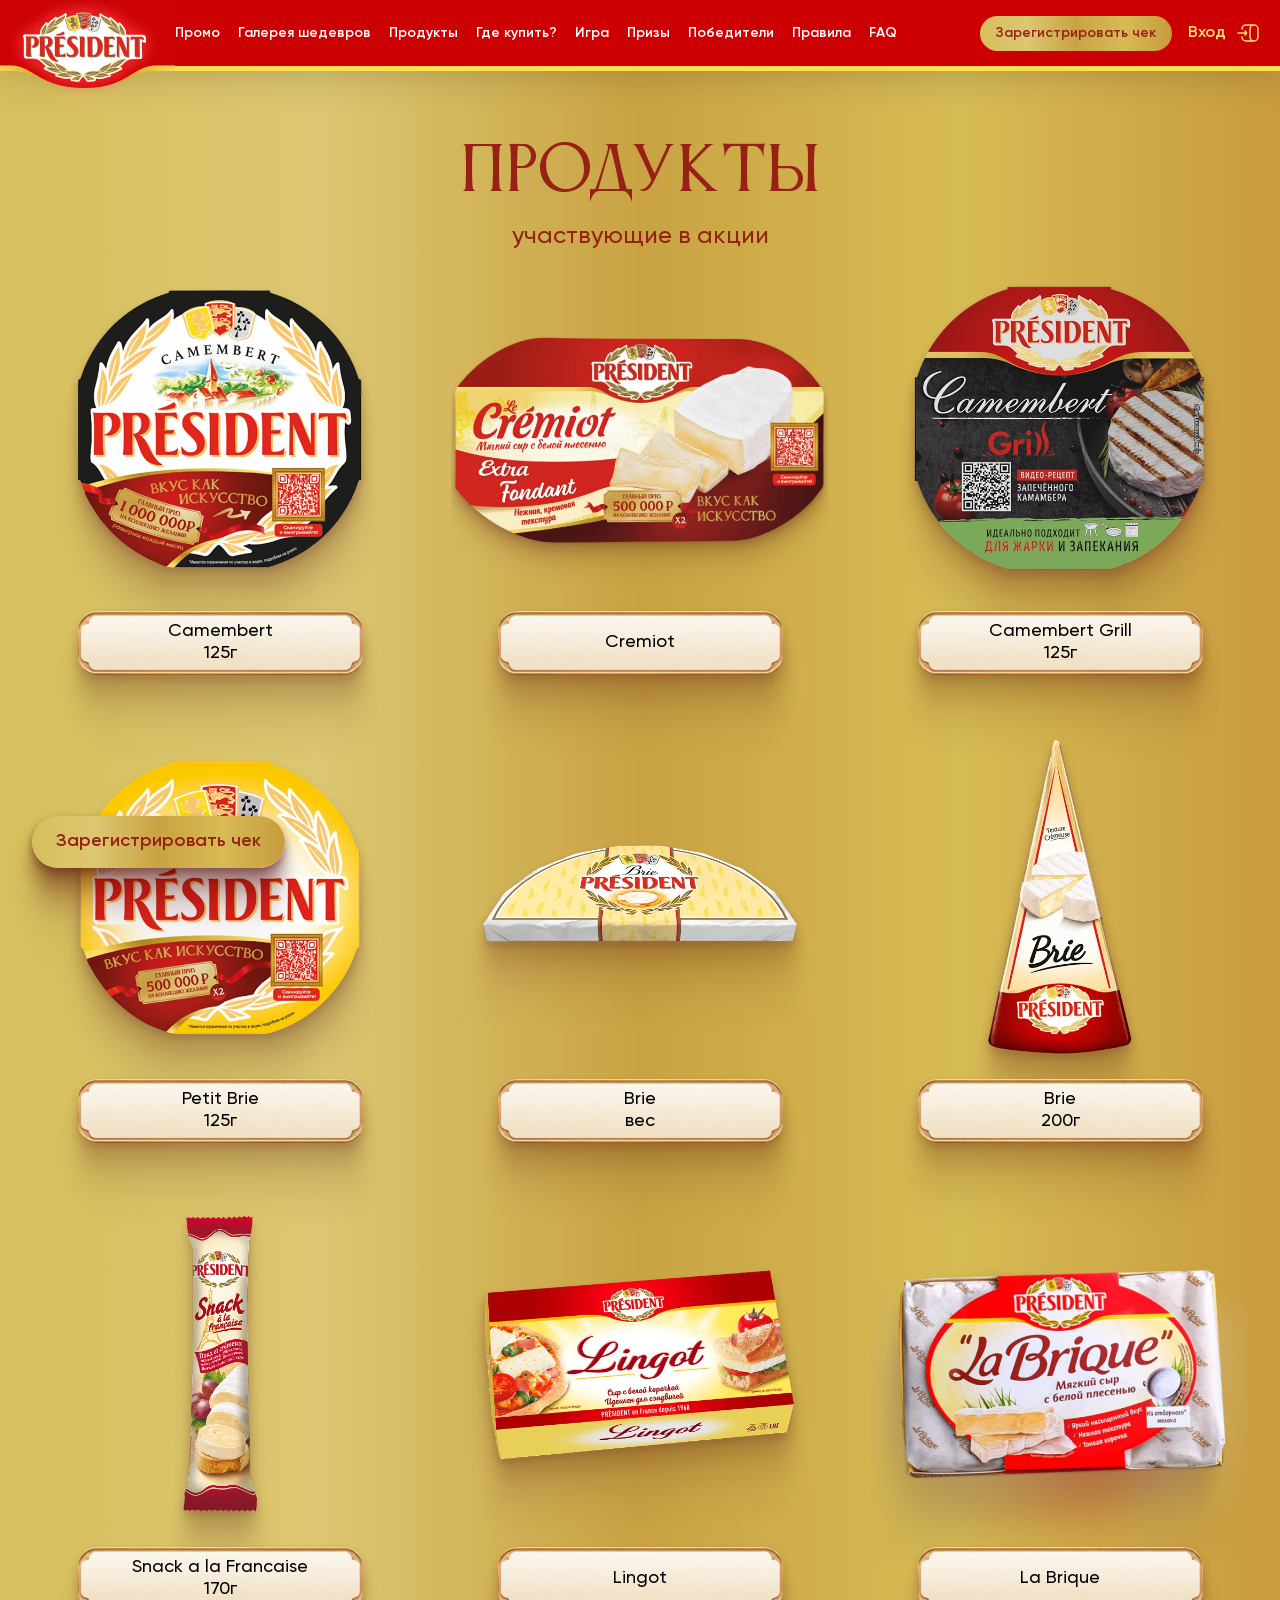
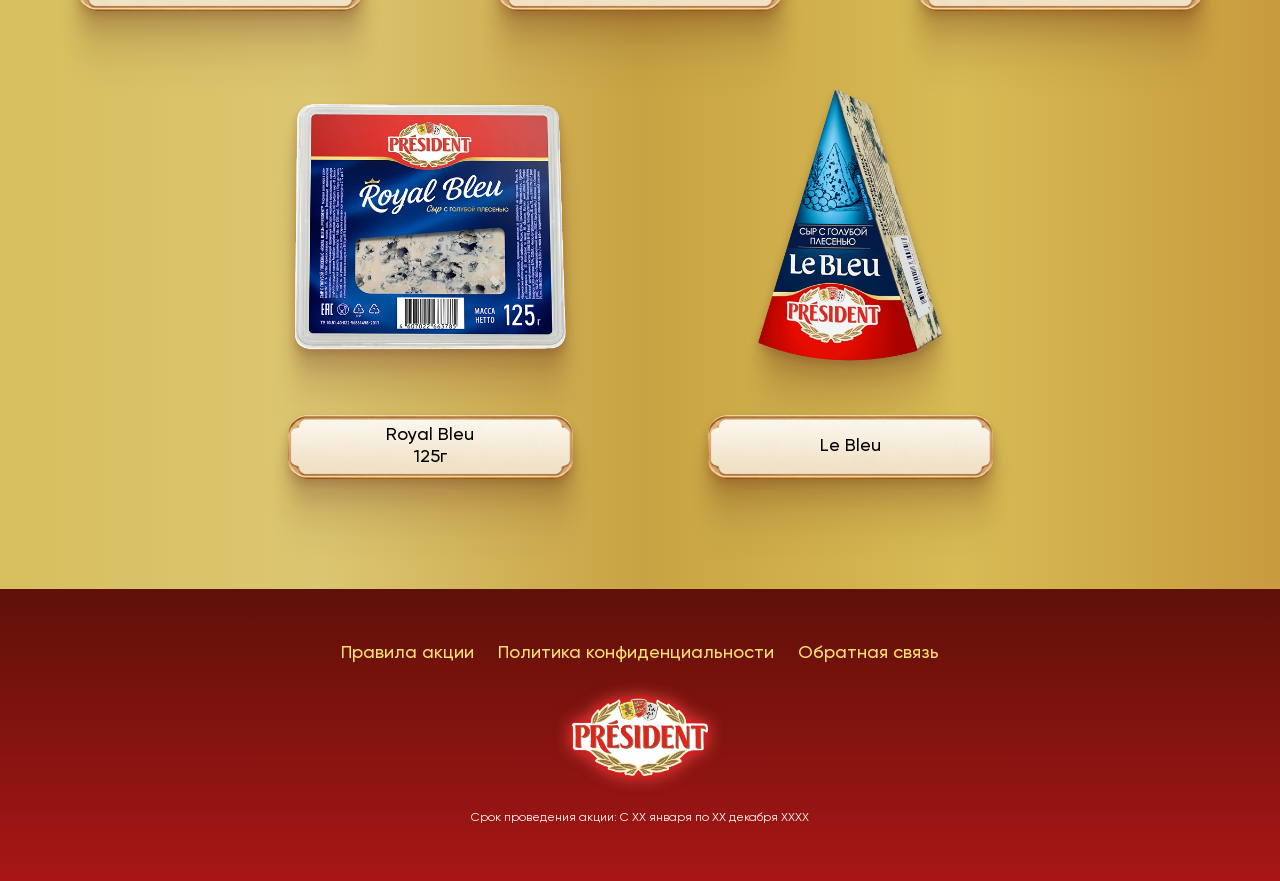
<file: products.html>
<!doctype html>
<html lang="ru">
  <head>
    <meta charset="utf-8" />
    <link rel="icon" type="image/x-icon" href="./assets/img/favicon.ico" />
    <meta name="theme-color" content="#CC0102" />
    <meta name="description" content="President" />
    <meta http-equiv="X-UA-Compatible" content="IE=edge" />
    <meta name="viewport" content="width=device-width, initial-scale=1.0" />
    <link rel="stylesheet" href="https://cdn.jsdelivr.net/npm/swiper@11/swiper-bundle.min.css" />
    <link rel="stylesheet" type="text/css" href="./assets/css/dropzone.min.css" />
    <link rel="stylesheet" type="text/css" href="./assets/css/choices.min.css" />
    <link rel="stylesheet" href="./assets/css/styles.min.css" />
    <title>President</title>
  </head>

  <body class="body">
    <!--PRELOADER-->
    <div class="preloader" data-preloader>
      <span>
        <img src="./assets/img/svg/logo.svg" alt="President" />
      </span>
    </div>

    <!--ФИКСИРОВАННАЯ КНОПКА-->
    <div class="fix-button">
      <button type="button" class="button" data-popup-open="cheque"><span>Зарегистрировать чек</span></button>
    </div>

    <!--HEADER-->
    <header class="header">
      <div class="container">
        <a href="./" class="header__logo" aria-label="President">
          <img src="./assets/img/logo.webp" alt="President" width="80" height="66" loading="eager" class="logo" />
        </a>

        <nav class="navigation">
          <ul class="menu">
            <li><a href="./#hero" class="menu__link">Промо</a></li>
            <li><a href="./#gallery" class="menu__link">Галерея шедевров</a></li>
            <li><a href="./products.html" class="menu__link">Продукты</a></li>
            <li><a href="./#markets" class="menu__link">Где купить?</a></li>
            <li><a class="menu__link" data-popup-open="game-welcome">Игра</a></li>
            <li><a href="./#gallery" class="menu__link">Призы</a></li>
            <li><a href="./#winners" class="menu__link">Победители</a></li>
            <li><a href="./#rules" class="menu__link">Правила</a></li>
            <li><a class="menu__link" data-popup-open="faq">FAQ</a></li>
            <li class="header__buttons">
              <button class="button button--small delete-in-tablet" data-popup-open="cheque"><span>Зарегистрировать чек</span></button>
              <button class="login-btn" data-popup-open="login"><span>Вход</span></button>
            </li>
          </ul>
        </nav>

        <button class="button button--small show-in-tablet" data-popup-open="cheque"><span>Зарегистрировать чек</span></button>

        <button class="burger">
          <span>Меню бургер</span>
        </button>
      </div>
    </header>

    <main class="main">
      <!--ПРОДУКТЫ-->
      <section class="section section--products single" id="products">
        <div class="container">
          <h2 class="title title--h2 red">Продукты</h2>
          <p class="subtitle red">участвующие в акции</p>

          <ul class="products">
            <li>
              <div class="product-image">
                <img src="./assets/img/products/1.webp" alt="Camembert" />
              </div>

              <div class="border-text">
                <p>Camembert <br />125г</p>
              </div>
            </li>

            <li>
              <div class="product-image">
                <img src="./assets/img/products/2-smaller.webp" alt="Cremiot" />
              </div>

              <div class="border-text">
                <p>Cremiot</p>
              </div>
            </li>

            <li>
              <div class="product-image">
                <img src="./assets/img/products/4.webp" alt="Camembert Grill" />
              </div>

              <div class="border-text">
                <p>Camembert Grill<br />125г</p>
              </div>
            </li>

            <li>
              <div class="product-image">
                <img src="./assets/img/products/3.webp" alt="Petit Brie" />
              </div>

              <div class="border-text">
                <p>Petit Brie <br />125г</p>
              </div>
            </li>

            <li>
              <div class="product-image">
                <img src="./assets/img/products/5.webp" alt="Brie" />
              </div>

              <div class="border-text">
                <p>Brie <br />вес</p>
              </div>
            </li>

            <li>
              <div class="product-image">
                <img src="./assets/img/products/6.webp" alt="Brie" />
              </div>

              <div class="border-text">
                <p>Brie <br />200г</p>
              </div>
            </li>

            <li>
              <div class="product-image">
                <img src="./assets/img/products/7.webp" alt="Snack a la Francaise" />
              </div>

              <div class="border-text">
                <p>Snack a la Francaise <br />170г</p>
              </div>
            </li>

            <li>
              <div class="product-image">
                <img src="./assets/img/products/8.webp" alt="Lingot" />
              </div>

              <div class="border-text">
                <p>Lingot</p>
              </div>
            </li>

            <li>
              <div class="product-image">
                <img src="./assets/img/products/9.webp" alt="La Brique" />
              </div>

              <div class="border-text">
                <p>La Brique</p>
              </div>
            </li>

            <li>
              <div class="product-image">
                <img src="./assets/img/products/10.webp" alt="Royal Bleu" />
              </div>

              <div class="border-text">
                <p>Royal Bleu <br />125г</p>
              </div>
            </li>

            <li>
              <div class="product-image">
                <img src="./assets/img/products/11.webp" alt="Royal Bleu" />
              </div>

              <div class="border-text">
                <p>Le Bleu</p>
              </div>
            </li>
          </ul>
        </div>
      </section>
    </main>

    <!--FOOTER-->
    <footer class="footer" id="footer">
      <ul class="footer__menu">
        <li><a href="#">Правила акции</a></li>
        <li><a href="#">Политика конфиденциальности</a></li>
        <li><a data-popup-open="callback">Обратная связь</a></li>
      </ul>

      <img src="./assets/img/logo-footer.webp" alt="President logo" class="footer-logo" />

      <p>Срок проведения акции: С ХХ января по ХХ декабря ХХХХ</p>
    </footer>

    <!--POPUPS-->
    <div class="backdrop" data-backdrop>
      <div class="popup" data-popup>
        <!--LOGIN POPUP-->
        <div class="popup-content" id="login">
          <button class="popup-close" data-popup-close></button>
          <div class="tabs" data-tabs>
            <ul class="tabs-navigation">
              <li>
                <button data-tab-target="1"><span>Вход</span></button>
              </li>
              <li>
                <button data-tab-target="2"><span>Регистрация</span></button>
              </li>
            </ul>
            <div class="tab" data-tab="1">
              <!--Login form-->
              <script>
                function onLoginFormSubmit(e) {
                  e.preventDefault();
                  window.location.href = './lk.html';
                }
              </script>

              <form action="#" class="form" novalidate onsubmit="onLoginFormSubmit(event)">
                <label class="label">
                  <span class="label__text">E-mail</span>
                  <input type="email" name="email" class="input" required />
                </label>
                <label class="label">
                  <span class="label__text">Пароль</span>
                  <input type="password" name="password" class="input" required />
                </label>
                <label class="label">
                  <input type="checkbox" name="remember" class="checkbox" />
                  <span class="label__text">Запомнить меня</span>
                </label>
                <button type="submit" class="button full"><span>Войти</span></button>
                <a class="link" data-popup-open="reset-password">Восстановление пароля</a>
              </form>
            </div>
            <div class="tab" data-tab="2">
              <!--Registration form-->
              <script>
                function onRegisterFormSubmit(e) {
                  e.preventDefault();
                  window.popup.open('register-success');
                }
              </script>
              <form action="#" class="form" novalidate onsubmit="onRegisterFormSubmit(event)">
                <label class="label">
                  <span class="label__text">Имя</span>
                  <input type="text" name="name" class="input" required />
                </label>
                <label class="label">
                  <span class="label__text">Фамилия</span>
                  <input type="text" name="sername" class="input" required />
                </label>
                <label class="label">
                  <span class="label__text">E-mail</span>
                  <input type="email" name="email" class="input" required />
                </label>
                <label class="label">
                  <span class="label__text">Пароль</span>
                  <input type="password" name="password" class="input" required placeholder="Придумайте пароль" />
                </label>
                <label class="label">
                  <span class="label__text">Телефон</span>
                  <input type="tel" name="phone" class="input" required placeholder="+7 ___ ___-__-__" autocomplete="off" />
                </label>
                <fieldset>
                  <label class="label">
                    <input type="checkbox" name="agree" class="checkbox" required />
                    <span class="label__text">Я соглашаюсь с&nbsp;<a href="#" class="link">Правилами</a> </span>
                  </label>
                  <!-- <label class="label">
                    <input class="checkbox" required type="checkbox" name="RegistrationInput.PersonalConfirmation" />
                    <span class="label__text">
                      Я соглашаюсь с&nbsp;<a href="/assets/pdf/rules.pdf?v=2" class="link">Соглашением на обработку персональных данных</a>
                    </span>
                  </label> -->
                </fieldset>

                <button type="submit" class="button full"><span>Зарегистрироваться</span></button>
              </form>
            </div>
          </div>
        </div>

        <!--REGISTER SUCCESS POPUP-->
        <div class="popup-content" id="register-success">
          <button class="popup-close" data-popup-close></button>
          <div class="red-wrapper">
            <h2 class="popup-title gold">Спасибо <br />за&nbsp;регистрацию!</h2>
            <div class="buttons">
              <a href="#" class="button full" download>Скачать стикеры</a>
            </div>
          </div>
        </div>

        <!--RESET PASSWORD POPUP-->
        <div class="popup-content" id="reset-password">
          <button class="popup-close" data-popup-close></button>
          <div class="red-wrapper">
            <h2 class="popup-title gold">Восстановите <br />пароль</h2>

            <!--reset password form-->
            <script>
              function onResetFormSubmit(e) {
                e.preventDefault();
                window.popup.open('reset-password-success');
              }
            </script>
            <form action="#" class="form" novalidate onsubmit="onResetFormSubmit(event)">
              <label class="label">
                <span class="label__text">E-mail</span>
                <input type="email" name="email" class="input" required />
              </label>

              <div class="buttons">
                <button type="submit" class="button full"><span>Восстановить</span></button>
              </div>

              <a class="link" data-popup-open="login">Авторизация</a>
            </form>
          </div>
        </div>

        <!--RESET PASSWORD SUCCESS POPUP-->
        <div class="popup-content" id="reset-password-success">
          <button class="popup-close" data-popup-close></button>
          <div class="red-wrapper">
            <h2 class="popup-title gold">Восстановите <br />пароль</h2>
            <p class="popup-subtitle">Отправили письмо с&nbsp;инструкцией <br />по&nbsp;восстановлению пароля</p>
            <div class="buttons">
              <button type="button" class="button full" data-popup-close>Продолжить</button>
            </div>
          </div>
        </div>

        <!--FAQ POPUP-->
        <div class="popup-content" id="faq">
          <button class="popup-close" data-popup-close></button>
          <h4 class="title title--h4 gold">Часто задаваемые вопросы</h4>
          <ul class="faq" data-accordeons>
            <li class="accordeon">
              <div class="question" data-accordeon-toggle>
                <p>МОЖНО&nbsp;ЛИ&nbsp;ЕСТЬ КОРОЧКУ СЫРА С&nbsp;ПЛЕСЕНЬЮ?</p>
              </div>
              <div class="answer" style="height: 0px">
                <div class="answer__content">
                  <ul>
                    <li>Благородная белая плесень Geotrichum candidum</li>
                    <li>Бархатистая корочка</li>
                    <li>Уникальный пикантный вкус</li>
                  </ul>
                </div>
              </div>
            </li>

            <li class="accordeon">
              <div class="question" data-accordeon-toggle>
                <p>ЧЕМ&nbsp;ОТЛИЧАЕТСЯ БЕЛАЯ И&nbsp;ГОЛУБАЯ ПЛЕСЕНЬ?</p>
              </div>
              <div class="answer">
                <div class="answer__content">
                  <p>
                    Lorem ipsum dolor sit amet <a href="#">consectetur adipisicing</a> elit. Numquam, est quia. Error eaque voluptatum maiores facere
                    recusandae assumenda iure doloremque, dolores quas amet dolorem magnam numquam expedita quo, veritatis nisi?
                  </p>
                  <ul>
                    <li>Lorem ipsum dolor sit amet</li>
                    <li>Lorem ipsum <a href="#">dolor sit amet</a></li>
                    <li>Lorem ipsum dolor sit amet</li>
                  </ul>
                </div>
              </div>
            </li>

            <li class="accordeon">
              <div class="question" data-accordeon-toggle>
                <p>КАК&nbsp;ПРАВИЛЬНО ХРАНИТЬ БЛАГОРОДНЫЕ СЫРЫ?</p>
              </div>
              <div class="answer">
                <div class="answer__content">
                  <ul>
                    <li>Благородная белая плесень Geotrichum candidum</li>
                    <li>Бархатистая корочка</li>
                    <li>Уникальный пикантный вкус</li>
                  </ul>
                </div>
              </div>
            </li>

            <li class="accordeon">
              <div class="question" data-accordeon-toggle>
                <p>С&nbsp;ЧЕМ&nbsp;ЛУЧШЕ СОЧЕТАТЬ ТАКИЕ СЫРЫ?</p>
              </div>
              <div class="answer">
                <div class="answer__content">
                  <ul>
                    <li>Благородная белая плесень Geotrichum candidum</li>
                    <li>Бархатистая корочка</li>
                    <li>Уникальный пикантный вкус</li>
                  </ul>
                </div>
              </div>
            </li>

            <li class="accordeon">
              <div class="question" data-accordeon-toggle>
                <p>В&nbsp;ЧЕМ&nbsp;ОТЛИЧИЕ БРИ&nbsp;ОТ&nbsp;КАМАМБЕРА?</p>
              </div>
              <div class="answer">
                <div class="answer__content">
                  <ul>
                    <li>Благородная белая плесень Geotrichum candidum</li>
                    <li>Бархатистая корочка</li>
                    <li>Уникальный пикантный вкус</li>
                  </ul>
                </div>
              </div>
            </li>
          </ul>
        </div>

        <!--CHEQUE POPUP-->
        <div class="popup-content" id="cheque">
          <button class="popup-close" data-popup-close></button>
          <div class="red-wrapper">
            <h2 class="popup-title gold">Регистрация чека</h2>
            <ul class="register-check-list">
              <li>
                <img src="./assets/img/cheque-info1.webp" alt="President" />
                <span>Нажмите «Загрузить»</span>
              </li>
              <li>
                <img src="./assets/img/cheque-info2.webp" alt="President" />
                <span>Выберите фото чека</span>
              </li>
              <li>
                <img src="./assets/img/cheque-info3.webp" alt="President" />
                <b>Фото чека должно быть:</b>
                <ul>
                  <li>чётким</li>
                  <li>с полным списком продуктов</li>
                  <li>на фото должен быть QR код</li>
                </ul>
              </li>
              <li>
                <img src="./assets/img/cheque-info4.webp" alt="President" />
                <span>Если фото окажется плохого качества, чек принят не будет</span>
              </li>
            </ul>
            <div class="example">
              <img src="./assets/img/cheque.webp" alt="President" />
              <span>Пример чека</span>
            </div>

            <div class="buttons">
              <button type="button" class="button full" data-popup-open="cheque-load">
                <span>Загрузить</span>
              </button>
            </div>
          </div>
        </div>

        <!--CHEQUE LOAD POPUP-->
        <div class="popup-content" id="cheque-load">
          <button class="popup-close" data-popup-close></button>
          <div class="red-wrapper">
            <h2 class="popup-title gold">Регистрация чека</h2>

            <!--cheque load form-->
            <script>
              function onChequeLoadFormSubmit(e) {
                e.preventDefault();
                window.popup.open('cheque-success');
              }
            </script>

            <form action="#" class="dropzone" id="my-dropzone"></form>

            <div class="buttons">
              <button type="submit" class="button full" onClick="onChequeLoadFormSubmit(event)">
                <span>Далее</span>
              </button>

              <a class="link" data-popup-open="cheque-in-self">Ввести данные чека вручную</a>
            </div>
          </div>
        </div>

        <!--CHEQUE-IN SELF POPUP-->
        <div class="popup-content" id="cheque-in-self">
          <button class="popup-close" data-popup-close></button>
          <div class="red-wrapper">
            <h2 class="popup-title popup-title--white">Ввод данных чека</h2>
            <p class="popup-subtitle">Внимательно введите <br />данные чека в&nbsp;поля ниже</p>

            <!--Login form-->
            <script>
              function onChequeSelfFormSubmit(e) {
                e.preventDefault();
                window.popup.open('cheque-success');
              }
            </script>
            <form action="#" class="form" novalidate onsubmit="onChequeSelfFormSubmit(event)">
              <label class="label">
                <span class="label__text">ФН</span>
                <input type="text" name="fn" class="input" required />
              </label>
              <label class="label">
                <span class="label__text">ФД</span>
                <input type="text" name="fd" class="input" required />
              </label>
              <label class="label">
                <span class="label__text">ФП</span>
                <input type="text" name="fp" class="input" required />
              </label>
              <label class="label">
                <span class="label__text">Дата покупки</span>
                <input type="date" name="date" class="input" required />
              </label>
              <label class="label">
                <span class="label__text">Время покупки</span>
                <input type="time" name="time" class="input" required />
              </label>
              <label class="label">
                <span class="label__text">Сумма покупки</span>
                <input type="number" name="summa" class="input" required />
              </label>

              <div class="buttons">
                <button type="submit" class="button full"><span>Отправить</span></button>
                <a class="link link--white" data-popup-open="cheque-load">Попробовать снова загрузить фото</a>
              </div>
            </form>
          </div>
        </div>

        <!--CHEQUE SUCCESS POPUP-->
        <div class="popup-content" id="cheque-success">
          <button class="popup-close" data-popup-close></button>
          <div class="red-wrapper">
            <h2 class="popup-title gold">Чек зарегистрирован</h2>
            <p class="popup-subtitle">
              <span>Ваш чек загружен успешно. <br />Следите за&nbsp;его статусом <br />в&nbsp;своём личном кабинете.</span>
            </p>
            <div class="buttons">
              <button type="button" class="button full" data-popup-close>Закрыть</button>
            </div>
          </div>
        </div>

        <!--CALLBACK POPUP-->
        <div class="popup-content" id="callback">
          <button class="popup-close" data-popup-close></button>
          <div class="red-wrapper">
            <h2 class="popup-title gold">Обратная связь</h2>

            <!--callback form-->
            <script>
              function onCallbackFormSubmit(e) {
                e.preventDefault();
                window.popup.open('callback-success');
              }
            </script>
            <form action="#" class="form" novalidate onsubmit="onCallbackFormSubmit(event)">
              <label class="label">
                <span class="label__text">Имя</span>
                <input type="text" name="name" class="input" required />
              </label>
              <label class="label">
                <span class="label__text">E-mail</span>
                <input type="email" name="email" class="input" required />
              </label>
              <label class="label">
                <span class="label__text">Тема сообщения</span>
                <div class="select">
                  <select name="week" class="input input--select placeholder" required>
                    <option value="" disabled="" selected="" hidden="">Выберите тему</option>
                    <option value="Неделя 1">Тема 1</option>
                    <option value="Неделя 2">Тема 2</option>
                    <option value="Неделя 3">Тема 3</option>
                  </select>
                  <span class="input-icon">
                    <svg width="14" height="10" viewBox="0 0 14 10" fill="none" xmlns="http://www.w3.org/2000/svg">
                      <path d="M13.1569 1.65685L7.1007 7.71301L1.44385 2.05615" stroke="black" stroke-width="2" />
                    </svg>
                  </span>
                </div>
              </label>
              <label class="label">
                <span class="label__text">Текст сообщения</span>
                <textarea name="message" class="input input--textarea" placeholder="Сообщение" required></textarea>
              </label>

              <button type="submit" class="button full"><span>Отправить</span></button>
            </form>
          </div>
        </div>

        <!--CALLBACK POPUP SUCCESS-->
        <div class="popup-content" id="callback-success">
          <button class="popup-close" data-popup-close></button>
          <div class="red-wrapper">
            <h2 class="popup-title gold">Обратная связь</h2>

            <p class="success-text">
              <strong>Спасибо!</strong>
              Ваше сообщение отправлено
            </p>

            <div class="buttons">
              <button type="button" class="button full" data-popup-close>Закрыть</button>
            </div>
          </div>
        </div>

        <!--GAME WELCOME POPUP-->
        <div class="popup-content" id="game-welcome">
          <button class="popup-close" data-popup-close></button>
          <div class="red-wrapper">
            <div class="masterpiece">
              <div class="image">
                <!-- <img src="./assets/img/game/1.webp" alt="President" /> -->
              </div>
            </div>
            <h2 class="popup-title gold">Угадай шедевр!</h2>
            <p class="popup-subtitle">
              Проверь свои познания в&nbsp;искусстве и&nbsp;живописи. Сейчас ты&nbsp;увидишь картину. Угадай, это&nbsp;подлинник
              или&nbsp;это&nbsp;проделки&nbsp;ИИ.
            </p>
            <p class="popup-subtitle">
              Угадывай шедевры искусства каждый день! Регистрируй чеки, чтобы увеличить свои шансы в&nbsp;ежедневных розыгрышах
            </p>
            <a href="./game.html" class="button full"><span>Играть</span></a>
          </div>
        </div>

        <!--GAME CLOSED POPUP-->
        <div class="popup-content" id="game-closed">
          <button class="popup-close" data-popup-close></button>
          <div class="red-wrapper">
            <div class="masterpiece">
              <div class="image">
                <!-- <img src="./assets/img/game/1.webp" alt="President" /> -->
              </div>
            </div>
            <h2 class="popup-title gold">Сегодня ты уже играл.<br />Приходи завтра!</h2>
            <button type="button" class="button full" data-popup-close><span>Закрыть</span></button>
          </div>
        </div>
      </div>
    </div>

    <script src="https://cdn.jsdelivr.net/npm/swiper@11/swiper-bundle.min.js"></script>
    <script src="./assets/js/choices.min.js"></script>
    <script src="./assets/js/forms.js" type="module"></script>
    <script src="./assets/js/scripts.js" type="module"></script>
    <script src="./assets/js/dropzone.min.js"></script>
    <script>
      Dropzone.autoDiscover = false;

      const dz = new Dropzone('#my-dropzone', {
        url: '#',
        autoProcessQueue: false,
        uploadMultiple: false,
        maxFiles: 1,
        thumbnailWidth: 315,
        thumbnailHeight: 200,
        addRemoveLinks: true,
        clickable: true,
        acceptedFiles: 'image/*',
        dictDefaultMessage: 'Перетащите фото чека или нажмите для выбора',
        dictRemoveFile: 'Удалить',
      });

      dz.on('maxfilesexceeded', function (file) {
        this.removeAllFiles();
        this.addFile(file);
      });
    </script>
  </body>
</html>
</file>
<file: assets/css/dropzone.min.css>
@-webkit-keyframes passing-through{0%{opacity:0;-webkit-transform:translateY(40px);-moz-transform:translateY(40px);-ms-transform:translateY(40px);-o-transform:translateY(40px);transform:translateY(40px)}30%, 70%{opacity:1;-webkit-transform:translateY(0px);-moz-transform:translateY(0px);-ms-transform:translateY(0px);-o-transform:translateY(0px);transform:translateY(0px)}100%{opacity:0;-webkit-transform:translateY(-40px);-moz-transform:translateY(-40px);-ms-transform:translateY(-40px);-o-transform:translateY(-40px);transform:translateY(-40px)}}@-moz-keyframes passing-through{0%{opacity:0;-webkit-transform:translateY(40px);-moz-transform:translateY(40px);-ms-transform:translateY(40px);-o-transform:translateY(40px);transform:translateY(40px)}30%, 70%{opacity:1;-webkit-transform:translateY(0px);-moz-transform:translateY(0px);-ms-transform:translateY(0px);-o-transform:translateY(0px);transform:translateY(0px)}100%{opacity:0;-webkit-transform:translateY(-40px);-moz-transform:translateY(-40px);-ms-transform:translateY(-40px);-o-transform:translateY(-40px);transform:translateY(-40px)}}@keyframes passing-through{0%{opacity:0;-webkit-transform:translateY(40px);-moz-transform:translateY(40px);-ms-transform:translateY(40px);-o-transform:translateY(40px);transform:translateY(40px)}30%, 70%{opacity:1;-webkit-transform:translateY(0px);-moz-transform:translateY(0px);-ms-transform:translateY(0px);-o-transform:translateY(0px);transform:translateY(0px)}100%{opacity:0;-webkit-transform:translateY(-40px);-moz-transform:translateY(-40px);-ms-transform:translateY(-40px);-o-transform:translateY(-40px);transform:translateY(-40px)}}@-webkit-keyframes slide-in{0%{opacity:0;-webkit-transform:translateY(40px);-moz-transform:translateY(40px);-ms-transform:translateY(40px);-o-transform:translateY(40px);transform:translateY(40px)}30%{opacity:1;-webkit-transform:translateY(0px);-moz-transform:translateY(0px);-ms-transform:translateY(0px);-o-transform:translateY(0px);transform:translateY(0px)}}@-moz-keyframes slide-in{0%{opacity:0;-webkit-transform:translateY(40px);-moz-transform:translateY(40px);-ms-transform:translateY(40px);-o-transform:translateY(40px);transform:translateY(40px)}30%{opacity:1;-webkit-transform:translateY(0px);-moz-transform:translateY(0px);-ms-transform:translateY(0px);-o-transform:translateY(0px);transform:translateY(0px)}}@keyframes slide-in{0%{opacity:0;-webkit-transform:translateY(40px);-moz-transform:translateY(40px);-ms-transform:translateY(40px);-o-transform:translateY(40px);transform:translateY(40px)}30%{opacity:1;-webkit-transform:translateY(0px);-moz-transform:translateY(0px);-ms-transform:translateY(0px);-o-transform:translateY(0px);transform:translateY(0px)}}@-webkit-keyframes pulse{0%{-webkit-transform:scale(1);-moz-transform:scale(1);-ms-transform:scale(1);-o-transform:scale(1);transform:scale(1)}10%{-webkit-transform:scale(1.1);-moz-transform:scale(1.1);-ms-transform:scale(1.1);-o-transform:scale(1.1);transform:scale(1.1)}20%{-webkit-transform:scale(1);-moz-transform:scale(1);-ms-transform:scale(1);-o-transform:scale(1);transform:scale(1)}}@-moz-keyframes pulse{0%{-webkit-transform:scale(1);-moz-transform:scale(1);-ms-transform:scale(1);-o-transform:scale(1);transform:scale(1)}10%{-webkit-transform:scale(1.1);-moz-transform:scale(1.1);-ms-transform:scale(1.1);-o-transform:scale(1.1);transform:scale(1.1)}20%{-webkit-transform:scale(1);-moz-transform:scale(1);-ms-transform:scale(1);-o-transform:scale(1);transform:scale(1)}}@keyframes pulse{0%{-webkit-transform:scale(1);-moz-transform:scale(1);-ms-transform:scale(1);-o-transform:scale(1);transform:scale(1)}10%{-webkit-transform:scale(1.1);-moz-transform:scale(1.1);-ms-transform:scale(1.1);-o-transform:scale(1.1);transform:scale(1.1)}20%{-webkit-transform:scale(1);-moz-transform:scale(1);-ms-transform:scale(1);-o-transform:scale(1);transform:scale(1)}}.dropzone,.dropzone *{box-sizing:border-box}.dropzone{min-height:150px;border:2px solid rgba(0,0,0,0.3);background:white;padding:20px 20px}.dropzone.dz-clickable{cursor:pointer}.dropzone.dz-clickable *{cursor:default}.dropzone.dz-clickable .dz-message,.dropzone.dz-clickable .dz-message *{cursor:pointer}.dropzone.dz-started .dz-message{display:none}.dropzone.dz-drag-hover{border-style:solid}.dropzone.dz-drag-hover .dz-message{opacity:0.5}.dropzone .dz-message{text-align:center;margin:2em 0}.dropzone .dz-message .dz-button{background:none;color:inherit;border:none;padding:0;font:inherit;cursor:pointer;outline:inherit}.dropzone .dz-preview{position:relative;display:inline-block;vertical-align:top;margin:16px;min-height:100px}.dropzone .dz-preview:hover{z-index:1000}.dropzone .dz-preview:hover .dz-details{opacity:1}.dropzone .dz-preview.dz-file-preview .dz-image{border-radius:20px;background:#999;background:linear-gradient(to bottom, #eee, #ddd)}.dropzone .dz-preview.dz-file-preview .dz-details{opacity:1}.dropzone .dz-preview.dz-image-preview{background:white}.dropzone .dz-preview.dz-image-preview .dz-details{-webkit-transition:opacity 0.2s linear;-moz-transition:opacity 0.2s linear;-ms-transition:opacity 0.2s linear;-o-transition:opacity 0.2s linear;transition:opacity 0.2s linear}.dropzone .dz-preview .dz-remove{font-size:14px;text-align:center;display:block;cursor:pointer;border:none}.dropzone .dz-preview .dz-remove:hover{text-decoration:underline}.dropzone .dz-preview:hover .dz-details{opacity:1}.dropzone .dz-preview .dz-details{z-index:20;position:absolute;top:0;left:0;opacity:0;font-size:13px;min-width:100%;max-width:100%;padding:2em 1em;text-align:center;color:rgba(0,0,0,0.9);line-height:150%}.dropzone .dz-preview .dz-details .dz-size{margin-bottom:1em;font-size:16px}.dropzone .dz-preview .dz-details .dz-filename{white-space:nowrap}.dropzone .dz-preview .dz-details .dz-filename:hover span{border:1px solid rgba(200,200,200,0.8);background-color:rgba(255,255,255,0.8)}.dropzone .dz-preview .dz-details .dz-filename:not(:hover){overflow:hidden;text-overflow:ellipsis}.dropzone .dz-preview .dz-details .dz-filename:not(:hover) span{border:1px solid transparent}.dropzone .dz-preview .dz-details .dz-filename span,.dropzone .dz-preview .dz-details .dz-size span{background-color:rgba(255,255,255,0.4);padding:0 0.4em;border-radius:3px}.dropzone .dz-preview:hover .dz-image img{-webkit-transform:scale(1.05, 1.05);-moz-transform:scale(1.05, 1.05);-ms-transform:scale(1.05, 1.05);-o-transform:scale(1.05, 1.05);transform:scale(1.05, 1.05);-webkit-filter:blur(8px);filter:blur(8px)}.dropzone .dz-preview .dz-image{border-radius:20px;overflow:hidden;width:120px;height:120px;position:relative;display:block;z-index:10}.dropzone .dz-preview .dz-image img{display:block}.dropzone .dz-preview.dz-success .dz-success-mark{-webkit-animation:passing-through 3s cubic-bezier(0.77, 0, 0.175, 1);-moz-animation:passing-through 3s cubic-bezier(0.77, 0, 0.175, 1);-ms-animation:passing-through 3s cubic-bezier(0.77, 0, 0.175, 1);-o-animation:passing-through 3s cubic-bezier(0.77, 0, 0.175, 1);animation:passing-through 3s cubic-bezier(0.77, 0, 0.175, 1)}.dropzone .dz-preview.dz-error .dz-error-mark{opacity:1;-webkit-animation:slide-in 3s cubic-bezier(0.77, 0, 0.175, 1);-moz-animation:slide-in 3s cubic-bezier(0.77, 0, 0.175, 1);-ms-animation:slide-in 3s cubic-bezier(0.77, 0, 0.175, 1);-o-animation:slide-in 3s cubic-bezier(0.77, 0, 0.175, 1);animation:slide-in 3s cubic-bezier(0.77, 0, 0.175, 1)}.dropzone .dz-preview .dz-success-mark,.dropzone .dz-preview .dz-error-mark{pointer-events:none;opacity:0;z-index:500;position:absolute;display:block;top:50%;left:50%;margin-left:-27px;margin-top:-27px}.dropzone .dz-preview .dz-success-mark svg,.dropzone .dz-preview .dz-error-mark svg{display:block;width:54px;height:54px}.dropzone .dz-preview.dz-processing .dz-progress{opacity:1;-webkit-transition:all 0.2s linear;-moz-transition:all 0.2s linear;-ms-transition:all 0.2s linear;-o-transition:all 0.2s linear;transition:all 0.2s linear}.dropzone .dz-preview.dz-complete .dz-progress{opacity:0;-webkit-transition:opacity 0.4s ease-in;-moz-transition:opacity 0.4s ease-in;-ms-transition:opacity 0.4s ease-in;-o-transition:opacity 0.4s ease-in;transition:opacity 0.4s ease-in}.dropzone .dz-preview:not(.dz-processing) .dz-progress{-webkit-animation:pulse 6s ease infinite;-moz-animation:pulse 6s ease infinite;-ms-animation:pulse 6s ease infinite;-o-animation:pulse 6s ease infinite;animation:pulse 6s ease infinite}.dropzone .dz-preview .dz-progress{opacity:1;z-index:1000;pointer-events:none;position:absolute;height:16px;left:50%;top:50%;margin-top:-8px;width:80px;margin-left:-40px;background:rgba(255,255,255,0.9);-webkit-transform:scale(1);border-radius:8px;overflow:hidden}.dropzone .dz-preview .dz-progress .dz-upload{background:#333;background:linear-gradient(to bottom, #666, #444);position:absolute;top:0;left:0;bottom:0;width:0;-webkit-transition:width 300ms ease-in-out;-moz-transition:width 300ms ease-in-out;-ms-transition:width 300ms ease-in-out;-o-transition:width 300ms ease-in-out;transition:width 300ms ease-in-out}.dropzone .dz-preview.dz-error .dz-error-message{display:block}.dropzone .dz-preview.dz-error:hover .dz-error-message{opacity:1;pointer-events:auto}.dropzone .dz-preview .dz-error-message{pointer-events:none;z-index:1000;position:absolute;display:block;display:none;opacity:0;-webkit-transition:opacity 0.3s ease;-moz-transition:opacity 0.3s ease;-ms-transition:opacity 0.3s ease;-o-transition:opacity 0.3s ease;transition:opacity 0.3s ease;border-radius:8px;font-size:13px;top:130px;left:-10px;width:140px;background:#be2626;background:linear-gradient(to bottom, #be2626, #a92222);padding:0.5em 1.2em;color:white}.dropzone .dz-preview .dz-error-message:after{content:'';position:absolute;top:-6px;left:64px;width:0;height:0;border-left:6px solid transparent;border-right:6px solid transparent;border-bottom:6px solid #be2626}
</file>
<file: assets/css/choices.min.css>
.choices{position:relative;overflow:hidden;margin-bottom:var(--choices-guttering, 24px);font-size:var(--choices-font-size-lg, 16px)}.choices:focus{outline:0}.choices:last-child{margin-bottom:0}.choices.is-open{overflow:visible}.choices.is-disabled :is(.choices__inner,.choices__input){background-color:var(--choices-bg-color-disabled, #eaeaea);cursor:not-allowed!important;-webkit-user-select:none;user-select:none}.choices.is-disabled .choices__item{cursor:not-allowed;color:var(--choices-item-disabled-color, #fff)}.choices [hidden]{position:absolute;inset:0;pointer-events:none;opacity:0}.choices[data-type*=select-one]{cursor:pointer}.choices[data-type*=select-one] .choices__inner{padding-bottom:var(--choices-inner-one-padding, 7.5px)}.choices[data-type*=select-one] .choices__input{display:block;width:var(--choices-width, 100%);padding:var(--choices-dropdown-item-padding, 10px);border-bottom:var(--choices-base-border, 1px solid) var(--choices-keyline-color, #ddd);background-color:var(--choices-bg-color-dropdown, #fff);margin:0}.choices[data-type*=select-one] .choices__button{background-image:var(--choices-icon-cross-inverse, url("[data-uri]"));padding:0;background-size:8px;position:absolute;top:50%;right:0;margin-top:-10px;margin-right:25px;height:20px;width:20px;border-radius:10em;opacity:.25}.choices[data-type*=select-one] .choices__button:is(:hover,:focus){opacity:var(--choices-button-opacity-hover, 1)}.choices[data-type*=select-one] .choices__button:focus{box-shadow:0 0 0 2px var(--choices-highlight-color, #005F75)}.choices[data-type*=select-one] .choices__item[data-placeholder] .choices__button{display:none}.choices[data-type*=select-one]::after{content:"";height:0;width:0;border-style:solid;border-color:var(--choices-text-color, #333) transparent transparent transparent;border-width:var(--choices-arrow-size, 5px);position:absolute;right:var(--choices-arrow-right, 11.5px);top:50%;margin-top:var(--choices-arrow-margin-top, -2.5px);pointer-events:none}.choices[data-type*=select-one].is-open::after{border-color:transparent transparent var(--choices-text-color, #333);margin-top:var(--choices-arrow-margin-top-open, -7.5px)}.choices[data-type*=select-one][dir=rtl]::after{left:11.5px;right:auto}.choices[data-type*=select-one][dir=rtl] .choices__button{right:auto;left:0;margin-left:25px;margin-right:0}.choices:is([data-type*=select-multiple],[data-type*=text]) .choices__inner{cursor:text}.choices:is([data-type*=select-multiple],[data-type*=text]) .choices__button{position:relative;display:inline-block;margin:0 calc(var(--choices-button-offset, 8px)*-.5)0 var(--choices-button-offset, 8px);padding-left:calc(var(--choices-button-offset, 8px)*2);border-left:1px solid color-mix(in srgb,var(--choices-primary-color, #005F75) 90%,var(--choices-darken, black));background-image:var(--choices-icon-cross, url("[data-uri]"));background-size:var(--choices-button-dimension, 8px);width:var(--choices-button-dimension, 8px);line-height:var(--choices-button-line-height, 1);border-radius:var(--choices-button-border-radius, 0);opacity:var(--choices-button-opacity, 0.75)}.choices:is([data-type*=select-multiple],[data-type*=text]) .choices__button:is(:hover,:focus){--choices-button-opacity:var(--choices-button-opacity-hover, 1)}.choices__inner{display:inline-block;vertical-align:top;width:var(--choices-width, 100%);background-color:var(--choices-bg-color, #f9f9f9);padding:var(--choices-inner-padding, 7.5px 7.5px 3.75px);border:var(--choices-base-border, 1px solid) var(--choices-keyline-color, #ddd);border-radius:var(--choices-border-radius, 2.5px);font-size:var(--choices-font-size-md, 14px);min-height:var(--choices-input-height, 44px);overflow:hidden}.is-focused .choices__inner,.is-open .choices__inner{border-color:color-mix(in srgb,var(--choices-keyline-color, #ddd) 85%,var(--choices-darken, black))}.is-open .choices__inner{border-radius:var(--choices-border-radius, 2.5px) var(--choices-border-radius, 2.5px)0 0}.is-invalid .choices__inner{border-color:var(--choices-invalid-color, #d33141)}.is-flipped.is-open .choices__inner{border-radius:0 0 var(--choices-border-radius, 2.5px) var(--choices-border-radius, 2.5px)}.choices__list{margin:0;padding-left:0;list-style:none}.choices__list--single{display:inline-block;padding:var(--choices-list-single-padding, 4px 16px 4px 4px)}[dir=rtl] .choices__list--single{padding-right:4px;padding-left:16px}.choices__list--single,.choices__list--single .choices__item{width:var(--choices-width, 100%)}.choices__list--multiple{display:inline}.choices__list--multiple .choices__item{display:inline-block;vertical-align:middle;border-radius:var(--choices-border-radius-item, 20px);padding:var(--choices-multiple-item-padding, 4px 10px);font-size:var(--choices-font-size-sm, 12px);font-weight:500;margin-right:var(--choices-multiple-item-margin, 3.75px);margin-bottom:var(--choices-multiple-item-margin, 3.75px);background-color:var(--choices-primary-color, #005F75);border:1px solid color-mix(in srgb,var(--choices-primary-color, #005F75) 95%,var(--choices-darken, black));color:var(--choices-item-color, #fff);word-break:break-all;box-sizing:border-box}.choices__list--multiple .choices__item[data-deletable]{padding-right:5px}[dir=rtl] .choices__list--multiple .choices__item{margin-right:0;margin-left:var(--choices-multiple-item-margin, 3.75px)}.choices__list--multiple .choices__item.is-highlighted{background-color:color-mix(in srgb,var(--choices-primary-color, #005F75) 95%,var(--choices-darken, black));border:1px solid color-mix(in srgb,var(--choices-primary-color, #005F75) 90%,var(--choices-darken, black))}.is-disabled .choices__list--multiple .choices__item{background-color:color-mix(in srgb,var(--choices-disabled-color, #eaeaea) 75%,var(--choices-darken, black));border:1px solid color-mix(in srgb,var(--choices-disabled-color, #eaeaea) 65%,var(--choices-darken, black))}.choices__list--dropdown,.choices__list[aria-expanded]{display:none;z-index:var(--choices-z-index, 1);position:absolute;width:var(--choices-width, 100%);background-color:var(--choices-bg-color-dropdown, #fff);border:var(--choices-base-border, 1px solid) var(--choices-keyline-color, #ddd);top:100%;margin-top:-1px;border-bottom-left-radius:var(--choices-border-radius, 2.5px);border-bottom-right-radius:var(--choices-border-radius, 2.5px);overflow:hidden;word-break:break-all}.is-active.choices__list--dropdown,.is-active.choices__list[aria-expanded]{display:block}.is-open .choices__list--dropdown,.is-open .choices__list[aria-expanded]{border-color:color-mix(in srgb,var(--choices-keyline-color, #ddd) 85%,var(--choices-darken, black))}.is-flipped .choices__list--dropdown,.is-flipped .choices__list[aria-expanded]{top:auto;bottom:100%;margin-top:0;margin-bottom:-1px;border-radius:.25rem .25rem 0 0}.choices__list--dropdown .choices__list,.choices__list[aria-expanded] .choices__list{position:relative;max-height:300px;overflow:auto;-webkit-overflow-scrolling:touch;will-change:scroll-position}.choices__list--dropdown .choices__item,.choices__list[aria-expanded] .choices__item{position:relative;padding:var(--choices-dropdown-item-padding, 10px);font-size:var(--choices-font-size-md, 14px)}[dir=rtl] .choices__list--dropdown .choices__item,[dir=rtl] .choices__list[aria-expanded] .choices__item{text-align:right}@media (min-width:640px){.choices__list--dropdown .choices__item--selectable.is-highlighted[data-select-text],.choices__list[aria-expanded] .choices__item--selectable.is-highlighted[data-select-text]{padding-right:100px}.choices__list--dropdown .choices__item--selectable.is-highlighted[data-select-text]::after,.choices__list[aria-expanded] .choices__item--selectable.is-highlighted[data-select-text]::after{content:attr(data-select-text);font-size:var(--choices-font-size-sm, 12px);position:absolute;right:10px;top:50%;transform:translateY(-50%)}[dir=rtl] .choices__list--dropdown .choices__item--selectable.is-highlighted[data-select-text],[dir=rtl] .choices__list[aria-expanded] .choices__item--selectable.is-highlighted[data-select-text]{text-align:right;padding-left:100px;padding-right:10px}[dir=rtl] .choices__list--dropdown .choices__item--selectable.is-highlighted[data-select-text]::after,[dir=rtl] .choices__list[aria-expanded] .choices__item--selectable.is-highlighted[data-select-text]::after{right:auto;left:10px}}.choices__list--dropdown .choices__item--selectable.is-selected::after,.choices__list[aria-expanded] .choices__item--selectable.is-selected::after{content:none!important}.choices__list--dropdown .choices__item--selectable.is-highlighted,.choices__list--dropdown .choices__item--selectable.is-selected,.choices__list[aria-expanded] .choices__item--selectable.is-highlighted,.choices__list[aria-expanded] .choices__item--selectable.is-selected{background-color:var(--choices-highlighted-color, #f2f2f2)}.choices__item{cursor:default}.choices__item--selectable{cursor:pointer}.choices__item--disabled{cursor:not-allowed;-webkit-user-select:none;user-select:none;opacity:.5}.choices__heading{font-weight:600;font-size:12px;padding:10px;border-bottom:1px solid color-mix(in srgb,var(--choices-keyline-color, #ddd) 90%,var(--choices-lighten, white));color:gray}.choices__button{text-indent:-9999px;appearance:none;border:0;background-color:transparent;background-repeat:no-repeat;background-position:center;cursor:pointer}.choices__button:focus,.choices__input:focus{outline:0}.choices__input{display:inline-block;vertical-align:baseline;background-color:var(--choices-bg-color, #f9f9f9);font-size:var(--choices-font-size-md, 14px);margin-bottom:var(--choices-input-margin-bottom, 5px);border:0;border-radius:0;max-width:var(--choices-width, 100%);padding:var(--choices-input-padding, 4px 0 4px 2px)}.choices__input::-webkit-search-cancel-button,.choices__input::-webkit-search-decoration,.choices__input::-webkit-search-results-button,.choices__input::-webkit-search-results-decoration{display:none}.choices__input::-ms-clear,.choices__input::-ms-reveal{display:none;width:0;height:0}[dir=rtl] .choices__input{padding-right:2px;padding-left:0}.choices__placeholder{opacity:var(--choices-placeholder-opacity, 0.5)}
</file>
<file: assets/css/styles.min.css>
:root{--4: 'circerounded-regular4', sans-serif;--5: 'circerounded-regular5', sans-serif;--400: 'montserrat-regular', sans-serif;--500: 'montserrat-medium', sans-serif;--title: 'anticva', sans-serif;--gilroy: 'gilroy', sans-serif;--bg: #cc0003;--bg-dark: #b60003;--yellow: #fde170;--yellow-light: #e6d689;--color: #ffffff;--gradient: linear-gradient(90deg, #ffe680 0%, #fab041 50%, #ffe680 100%);--golden-gradient: linear-gradient(90deg, #d7bf5d, #dcc671, #c9a343, #d7bb55, #c89b3e);--white: #ffffff;--black: #000000;--red: #cc0003;--red-text: #962114;--invalid: #e6d689;--vh: 1vh}@font-face{font-family:"anticva";src:url("../fonts/anticva-regular.woff2") format("woff2"),url("../fonts/anticva-regular.woff") format("woff");font-weight:400;font-style:normal}@font-face{font-family:"gilroy";src:url("../fonts/gilroy-regular.woff2") format("woff2"),url("../fonts/gilroy-regular.woff") format("woff");font-weight:400;font-style:normal}@font-face{font-family:"gilroy";src:url("../fonts/gilroy-medium.woff2") format("woff2"),url("../fonts/gilroy-medium.woff") format("woff");font-weight:500;font-style:normal}@font-face{font-family:"gilroy";src:url("../fonts/gilroy-semibold.woff2") format("woff2"),url("../fonts/gilroy-semibold.woff") format("woff");font-weight:600;font-style:normal}@-webkit-keyframes rotate{0%{-webkit-transform:rotate(0deg);transform:rotate(0deg)}100%{-webkit-transform:rotate(360deg);transform:rotate(360deg)}}@keyframes rotate{0%{-webkit-transform:rotate(0deg);transform:rotate(0deg)}100%{-webkit-transform:rotate(360deg);transform:rotate(360deg)}}@-webkit-keyframes rotateleft{0%{-webkit-transform:rotate(0deg);transform:rotate(0deg)}100%{-webkit-transform:rotate(-360deg);transform:rotate(-360deg)}}@keyframes rotateleft{0%{-webkit-transform:rotate(0deg);transform:rotate(0deg)}100%{-webkit-transform:rotate(-360deg);transform:rotate(-360deg)}}@-webkit-keyframes pulse{0%{-webkit-transform:scale(1);transform:scale(1)}50%{-webkit-transform:scale(1.1);transform:scale(1.1)}100%{-webkit-transform:scale(1);transform:scale(1)}}@keyframes pulse{0%{-webkit-transform:scale(1);transform:scale(1)}50%{-webkit-transform:scale(1.1);transform:scale(1.1)}100%{-webkit-transform:scale(1);transform:scale(1)}}@-webkit-keyframes blink{0%,100%{opacity:1}50%{opacity:0}}@keyframes blink{0%,100%{opacity:1}50%{opacity:0}}@-webkit-keyframes scrollDown{0%,100%{-webkit-transform:translateY(0) scaleX(0.8);transform:translateY(0) scaleX(0.8)}50%{-webkit-transform:translateY(-10px) scaleX(1);transform:translateY(-10px) scaleX(1)}}@keyframes scrollDown{0%,100%{-webkit-transform:translateY(0) scaleX(0.8);transform:translateY(0) scaleX(0.8)}50%{-webkit-transform:translateY(-10px) scaleX(1);transform:translateY(-10px) scaleX(1)}}@-webkit-keyframes slide{0%{-webkit-transform:translate(-200%, -25%) rotate(-40deg);transform:translate(-200%, -25%) rotate(-40deg)}30%,100%{-webkit-transform:translate(200%, -25%) rotate(-40deg);transform:translate(200%, -25%) rotate(-40deg)}}@keyframes slide{0%{-webkit-transform:translate(-200%, -25%) rotate(-40deg);transform:translate(-200%, -25%) rotate(-40deg)}30%,100%{-webkit-transform:translate(200%, -25%) rotate(-40deg);transform:translate(200%, -25%) rotate(-40deg)}}@-webkit-keyframes bounce{0%{-webkit-transform:scale(1);transform:scale(1)}25%{-webkit-transform:scale(1);transform:scale(1)}30%{-webkit-transform:scale(1.1);transform:scale(1.1)}35%{-webkit-transform:scale(1.08);transform:scale(1.08)}40%{-webkit-transform:scale(1.1);transform:scale(1.1)}45%{-webkit-transform:scale(1.095);transform:scale(1.095)}50%{-webkit-transform:scale(1.1);transform:scale(1.1)}75%{-webkit-transform:scale(1.1);transform:scale(1.1)}80%{-webkit-transform:scale(1);transform:scale(1)}85%{-webkit-transform:scale(1.02);transform:scale(1.02)}90%{-webkit-transform:scale(1);transform:scale(1)}95%{-webkit-transform:scale(1.005);transform:scale(1.005)}100%{-webkit-transform:scale(1);transform:scale(1)}}@keyframes bounce{0%{-webkit-transform:scale(1);transform:scale(1)}25%{-webkit-transform:scale(1);transform:scale(1)}30%{-webkit-transform:scale(1.1);transform:scale(1.1)}35%{-webkit-transform:scale(1.08);transform:scale(1.08)}40%{-webkit-transform:scale(1.1);transform:scale(1.1)}45%{-webkit-transform:scale(1.095);transform:scale(1.095)}50%{-webkit-transform:scale(1.1);transform:scale(1.1)}75%{-webkit-transform:scale(1.1);transform:scale(1.1)}80%{-webkit-transform:scale(1);transform:scale(1)}85%{-webkit-transform:scale(1.02);transform:scale(1.02)}90%{-webkit-transform:scale(1);transform:scale(1)}95%{-webkit-transform:scale(1.005);transform:scale(1.005)}100%{-webkit-transform:scale(1);transform:scale(1)}}@-webkit-keyframes shineSweep{0%{-webkit-transform:translateX(-100%) skewX(10deg);transform:translateX(-100%) skewX(10deg)}30%{-webkit-transform:translateX(100%) skewX(10deg);transform:translateX(100%) skewX(10deg)}100%{-webkit-transform:translateX(100%) skewX(10deg);transform:translateX(100%) skewX(10deg)}}@keyframes shineSweep{0%{-webkit-transform:translateX(-100%) skewX(10deg);transform:translateX(-100%) skewX(10deg)}30%{-webkit-transform:translateX(100%) skewX(10deg);transform:translateX(100%) skewX(10deg)}100%{-webkit-transform:translateX(100%) skewX(10deg);transform:translateX(100%) skewX(10deg)}}.preloader{display:-webkit-box;display:-ms-flexbox;display:flex;-webkit-box-pack:center;-ms-flex-pack:center;justify-content:center;-webkit-box-align:center;-ms-flex-align:center;align-items:center;-ms-flex-line-pack:center;align-content:center;position:fixed;overflow:hidden;width:100%;height:100%;left:0px;top:0px;z-index:19;background-color:var(--bg);-webkit-transition:1s;transition:1s;opacity:1;visibility:visible;pointer-events:all}.preloader.hidden{pointer-events:none;background-color:rgba(0,0,0,0);z-index:19}.preloader.hidden span{-webkit-transform:translate(0px, -60vh);-ms-transform:translate(0px, -60vh);transform:translate(0px, -60vh)}.preloader span{width:300px;height:170px;display:-webkit-inline-box;display:-ms-inline-flexbox;display:inline-flex;position:relative;-webkit-box-pack:center;-ms-flex-pack:center;justify-content:center;-webkit-box-align:center;-ms-flex-align:center;align-items:center;-ms-flex-line-pack:center;align-content:center;-webkit-transition:1s;transition:1s}@media(max-width: 1023px){.preloader span{width:180px}}.preloader span img{position:absolute;width:100%;-webkit-animation:bounce 3s ease-out infinite;animation:bounce 3s ease-out infinite}:root{font-synthesis:none;text-rendering:optimizeLegibility;-webkit-font-smoothing:antialiased;-moz-osx-font-smoothing:grayscale;outline:none;-webkit-tap-highlight-color:rgba(0,0,0,0);-webkit-backface-visibility:hidden;backface-visibility:hidden}*,*:before,*:after{padding:0;margin:0;-webkit-box-sizing:border-box;box-sizing:border-box;-webkit-tap-highlight-color:rgba(0,0,0,0)}html{height:100%}@media(prefers-reduced-motion: no-preference){html{scroll-behavior:smooth}}body{-ms-scroll-chaining:none;overscroll-behavior:none;-webkit-overflow-scrolling:auto;position:relative;width:100%;height:100%;background:#fff;color:var(--color);font-family:var(--gilroy);line-height:1.4;overflow-x:hidden;overflow-y:auto}html,body{-ms-scroll-chaining:none;overscroll-behavior:none}img{display:block;-o-object-fit:cover;object-fit:cover;-webkit-user-select:none;-moz-user-select:none;-ms-user-select:none;user-select:none}h1,h2,h3,h4,h5,h6,b,strong{font-family:var(--title);color:inherit}button{position:relative;border:none;cursor:pointer;background:none;color:inherit}button:disabled{cursor:auto;pointer-events:none}ul,menu{list-style:none}a{text-decoration:none;color:inherit}table,thead,tbody,tfoot,tr,th,td{margin:0;padding:0;border:0;font:inherit;vertical-align:middle}table{border-collapse:collapse;border-spacing:0}.custom-scrollbar{-webkit-overflow-scrolling:touch;scroll-behavior:smooth}.custom-scrollbar::-webkit-scrollbar{width:4px;height:4px}.custom-scrollbar::-webkit-scrollbar-thumb{background-color:rgba(26,38,99,.1);border-radius:2px;background-clip:padding-box}.custom-scrollbar::-webkit-scrollbar-track{background-color:rgba(26,38,99,.1);border-radius:2px}.custom-scrollbar{scrollbar-width:thin;scrollbar-color:var(--color) rgba(26,38,99,.1)}@media(max-width: 767px){.only-in-desctop{display:none}}.link{color:var(--yellow);border-bottom:1px solid var(--yellow);cursor:pointer}.link.link--white{color:var(--white);border-bottom:1px solid var(--white)}@media(min-width: 1152px){.show-in-tablet{display:none !important}}@media(max-width: 1151px){.delete-in-tablet{display:none !important}}@media(min-width: 1280px){.delete-in-desctop{display:none !important}}.body{display:-webkit-box;display:-ms-flexbox;display:flex;-webkit-box-orient:vertical;-webkit-box-direction:normal;-ms-flex-direction:column;flex-direction:column}.main{display:block;position:relative;z-index:1;-webkit-box-flex:1;-ms-flex:1;flex:1;background:-webkit-gradient(linear, left top, right top, from(#5e1108), to(#a81616));background:linear-gradient(90deg, #5e1108, #a81616)}.container{display:block;position:relative;width:100%;max-width:1440px;margin:0 auto}@media(max-width: 1279px){.container{padding:0px 20px}}.section{position:relative;overflow:hidden;z-index:2;padding:80px 0px;scroll-margin:60px}@media(max-width: 1151px){.section{scroll-margin:50px}}.section.lines--bg:before{content:"";position:absolute;left:0px;top:0px;width:100%;height:100%;z-index:1;background:url("../img/bg-lines.webp") repeat left top;background-size:1402px 100px;opacity:.3;pointer-events:none}@media(max-width: 767px){.section.lines--bg:before{background-size:980px 70px}}@media(max-width: 1151px){.section{padding:50px 0px}}.section.visible{overflow:visible}.slider-arrows{display:-webkit-inline-box;display:-ms-inline-flexbox;display:inline-flex;gap:12px;padding-bottom:10px;-webkit-box-pack:justify;-ms-flex-pack:justify;justify-content:space-between}@media(max-width: 1279px){.slider-arrows{gap:10px;padding-bottom:8px}}@media(max-width: 767px){.slider-arrows{display:none}}.swiper{width:100%}.swiper-arrow{display:-webkit-box;display:-ms-flexbox;display:flex;position:absolute;width:50px;height:50px}@media(max-width: 1023px){.swiper-arrow{width:40px;height:40px}}.swiper-arrow{border:none;-ms-flex-wrap:wrap;flex-wrap:wrap;-webkit-box-pack:center;-ms-flex-pack:center;justify-content:center;-webkit-box-align:center;-ms-flex-align:center;align-items:center;-ms-flex-line-pack:center;align-content:center;opacity:1;-webkit-transition:opacity .3s;transition:opacity .3s;z-index:3;margin-top:-25px;top:50%;border-radius:50px}.swiper-arrow[data-arrow-prev]{background:url("../img/svg/arrow-prev.svg") no-repeat center center,var(--golden-gradient);right:calc(100% + 14px)}.swiper-arrow[data-arrow-prev].red{background:url("../img/svg/arrow-prev-white.svg") no-repeat center center,var(--red);right:calc(100% - 50px)}@media(max-width: 1023px){.swiper-arrow[data-arrow-prev].red{right:calc(100% - 30px)}}@media(max-width: 1023px){.swiper-arrow[data-arrow-prev]{right:calc(100% + 8px)}}.swiper-arrow[data-arrow-next]{background:url("../img/svg/arrow-next.svg") no-repeat center center,var(--golden-gradient);left:calc(100% + 14px)}.swiper-arrow[data-arrow-next].red{background:url("../img/svg/arrow-next-white.svg") no-repeat center center,var(--red);left:calc(100% - 50px)}@media(max-width: 1023px){.swiper-arrow[data-arrow-next].red{left:calc(100% - 30px)}}@media(max-width: 1023px){.swiper-arrow[data-arrow-next]{left:calc(100% + 8px)}}.swiper-arrow.swiper-button-disabled{opacity:.3;pointer-events:none}[data-pagination]{margin-bottom:16px;font-size:24px;font-weight:400;color:var(--yellow)}@media(max-width: 767px){[data-pagination]{margin-bottom:12px;font-size:18px}}.burger{display:none}.header{display:block;position:fixed;top:0px;left:0px;width:100%;height:71px;z-index:20;background:var(--bg);-webkit-box-shadow:0px 0px 40px rgba(0,0,0,0);box-shadow:0px 0px 40px rgba(0,0,0,0);-webkit-transition:-webkit-box-shadow .6s,-webkit-transform 1s;transition:-webkit-box-shadow .6s,-webkit-transform 1s;transition:box-shadow .6s,transform 1s;transition:box-shadow .6s,transform 1s,-webkit-box-shadow .6s,-webkit-transform 1s;-webkit-transform:translate(0%, -150%);-ms-transform:translate(0%, -150%);transform:translate(0%, -150%);border-bottom:5.5px solid #ffde52;-webkit-box-shadow:0px 0px 40px rgba(0,0,0,.2);box-shadow:0px 0px 40px rgba(0,0,0,.2)}.header .container{display:-webkit-box;display:-ms-flexbox;display:flex;position:relative;-ms-flex-wrap:wrap;flex-wrap:wrap;-webkit-box-pack:justify;-ms-flex-pack:justify;justify-content:space-between;-webkit-box-align:center;-ms-flex-align:center;align-items:center;-ms-flex-line-pack:center;align-content:center;width:100%;height:100%;gap:20px;padding:0px 20px;max-width:100%}@media(max-width: 1439px){.header .container{padding-left:0px;gap:0px}}.loaded .header{-webkit-transform:translate(0%, 0%);-ms-transform:translate(0%, 0%);transform:translate(0%, 0%)}.header__logo{display:block;position:relative;width:175px;height:100%;-ms-flex-negative:0;flex-shrink:0}.header__logo .logo{display:block;position:absolute;width:100%;height:auto;top:0px;left:0px}.navigation{display:-webkit-box;display:-ms-flexbox;display:flex;-webkit-box-align:center;-ms-flex-align:center;align-items:center;-webkit-box-pack:center;-ms-flex-pack:center;justify-content:center;z-index:2;-webkit-box-flex:1;-ms-flex:1;flex:1}.menu{display:-webkit-inline-box;display:-ms-inline-flexbox;display:inline-flex;-webkit-box-flex:1;-ms-flex:1;flex:1;-ms-flex-wrap:wrap;flex-wrap:wrap;-webkit-box-pack:start;-ms-flex-pack:start;justify-content:flex-start;-webkit-box-align:center;-ms-flex-align:center;align-items:center;-ms-flex-line-pack:center;align-content:center;gap:24px}.menu li .menu__link{font-size:14px;font-weight:600;line-height:1;-webkit-transition:color .3s;transition:color .3s;color:var(--white);cursor:pointer}.menu li .menu__link.active{color:var(--yellow)}.menu li .menu__link:hover{color:var(--yellow)}@media(max-width: 1439px){.menu{gap:18px}}@media(max-width: 1279px){.menu{gap:16px}.menu li .menu__link{font-size:12px}}.header__buttons{display:-webkit-inline-box;display:-ms-inline-flexbox;display:inline-flex;position:relative;-webkit-box-pack:start;-ms-flex-pack:start;justify-content:flex-start;-webkit-box-align:center;-ms-flex-align:center;align-items:center;-ms-flex-line-pack:center;align-content:center;gap:24px;margin-left:auto}@media(max-width: 1439px){.header__buttons{gap:16px}}@media(max-width: 1151px){.burger{display:-webkit-box;display:-ms-flexbox;display:flex;position:relative;-webkit-box-pack:center;-ms-flex-pack:center;justify-content:center;-webkit-box-align:center;-ms-flex-align:center;align-items:center;-ms-flex-line-pack:center;align-content:center;width:24px;height:24px;font-size:0px;z-index:2}.burger span,.burger:before,.burger:after{position:absolute;width:22px;height:2px;background:var(--white);-webkit-transition:.6s;transition:.6s;opacity:1;z-index:1}.burger:before,.burger:after{content:""}.burger span{-webkit-transform:translate(0px, 0px);-ms-transform:translate(0px, 0px);transform:translate(0px, 0px)}.burger:before{-webkit-transform:translate(0px, -7px) rotate(0deg);-ms-transform:translate(0px, -7px) rotate(0deg);transform:translate(0px, -7px) rotate(0deg)}.burger:after{-webkit-transform:translate(0px, 7px) rotate(0deg);-ms-transform:translate(0px, 7px) rotate(0deg);transform:translate(0px, 7px) rotate(0deg)}.burger.open span{-webkit-transform:translate(10px, 0px);-ms-transform:translate(10px, 0px);transform:translate(10px, 0px);opacity:0}.burger.open:before{width:22px;-webkit-transform:translate(0px, 0px) rotate(45deg);-ms-transform:translate(0px, 0px) rotate(45deg);transform:translate(0px, 0px) rotate(45deg)}.burger.open:after{width:22px;-webkit-transform:translate(0px, 0px) rotate(-45deg);-ms-transform:translate(0px, 0px) rotate(-45deg);transform:translate(0px, 0px) rotate(-45deg)}.header{height:52px;border-bottom:4px solid rgba(0,0,0,0)}.header .container>.button{margin-left:auto;-webkit-transform:translateX(-16px);-ms-transform:translateX(-16px);transform:translateX(-16px);z-index:6}.header:before{content:"";position:absolute;left:0px;top:0px;width:100%;height:calc(100% + 4px);background:var(--bg);border-bottom:4px solid var(--yellow);z-index:2}.header__logo{width:128px;height:100%;margin-left:5px;z-index:6}.navigation{position:fixed;-webkit-box-align:start;-ms-flex-align:start;align-items:flex-start;width:100%;height:100vh;overflow-x:hidden;overflow-y:auto;scrollbar-width:none;-ms-overflow-style:none;top:0px;right:0px;background:var(--bg);-webkit-transform:translate(0%, -100%);-ms-transform:translate(0%, -100%);transform:translate(0%, -100%);-webkit-transition:-webkit-transform .6s;transition:-webkit-transform .6s;transition:transform .6s;transition:transform .6s, -webkit-transform .6s;padding:0px;z-index:0}.navigation::-webkit-scrollbar{width:0px;height:0px;display:none}.navigation.open{-webkit-transform:translate(0%, 0%);-ms-transform:translate(0%, 0%);transform:translate(0%, 0%)}.menu{padding:100px 30px 40px 30px;background:linear-gradient(100deg, #5e1108, #a81616);width:100%;max-width:100%;min-height:100svh;-ms-flex-wrap:nowrap;flex-wrap:nowrap;-webkit-box-orient:vertical;-webkit-box-direction:normal;-ms-flex-direction:column;flex-direction:column;-webkit-box-pack:start;-ms-flex-pack:start;justify-content:flex-start;-webkit-box-align:center;-ms-flex-align:center;align-items:center;-ms-flex-line-pack:center;align-content:center;gap:24px}}@media(max-width: 1151px)and (max-width: 767px){.menu{padding:100px 20px 40px 20px}}@media(max-width: 1151px){.menu li:first-child{margin-left:0;margin-top:auto}.menu li .menu__link{font-size:24px}.menu li.header__buttons{width:100%;margin-top:auto;-webkit-box-orient:vertical;-webkit-box-direction:normal;-ms-flex-direction:column;flex-direction:column}}.fixed-button{display:-webkit-box;display:-ms-flexbox;display:flex;position:fixed;min-width:100vw;max-width:100vw;left:0px;bottom:40px;-ms-flex-wrap:wrap;flex-wrap:wrap;-webkit-box-pack:center;-ms-flex-pack:center;justify-content:center;-webkit-box-align:center;-ms-flex-align:center;align-items:center;-ms-flex-line-pack:center;align-content:center;padding:0px 20px;z-index:5;pointer-events:none}@media(max-width: 767px){.fixed-button{bottom:0px}}.buttons{display:-webkit-box;display:-ms-flexbox;display:flex;position:relative;width:100%;-webkit-box-orient:vertical;-webkit-box-direction:normal;-ms-flex-direction:column;flex-direction:column;-webkit-box-pack:start;-ms-flex-pack:start;justify-content:flex-start;-webkit-box-align:start;-ms-flex-align:start;align-items:flex-start;-ms-flex-line-pack:start;align-content:flex-start;gap:20px}.button{display:-webkit-inline-box;display:-ms-inline-flexbox;display:inline-flex;overflow:hidden;height:52px;-webkit-box-pack:center;-ms-flex-pack:center;justify-content:center;-webkit-box-align:center;-ms-flex-align:center;align-items:center;-ms-flex-line-pack:center;align-content:center;position:relative;color:var(--red-text);padding:10px 24px;-webkit-transition:color .3s;transition:color .3s;-webkit-user-select:none;-moz-user-select:none;-ms-user-select:none;user-select:none;outline:none;cursor:pointer;border-radius:52px;background:var(--golden-gradient);z-index:2}.button span{display:block;position:relative;will-change:transform;font-size:18px;font-family:var(--gilroy);font-weight:600;line-height:1.2}.button.medium{height:40px;font-size:16px}.button.full{width:100%}.button.button--small{height:35px;padding:8px 24px}.button.button--small span{font-size:14px;line-height:14px}@media(max-width: 1439px){.button.button--small{padding:8px 16px}}@media(max-width: 1151px){.button.button--small{height:30px;padding:8px 20px}.button.button--small span{font-size:12px;line-height:12px}}.button.button--red{background:var(--red);color:var(--white)}@media(hover: hover){.button.button--red:hover{color:var(--red-text)}}.button.button--white{background:#f1e2c9;color:var(--red-text)}@media(hover: hover){.button.button--white:hover{color:var(--red-text)}}.button.button--red-submit{background:var(--red);color:var(--white)}.button.button--red-submit:before,.button.button--red-submit:after{background:var(--red-text)}.button:before,.button:after{content:"";display:block;position:absolute;pointer-events:none;width:100%;height:100%;background:var(--white);z-index:-1;-webkit-transition:-webkit-transform .5s;transition:-webkit-transform .5s;transition:transform .5s;transition:transform .5s, -webkit-transform .5s}.button:before{left:0px;bottom:0%;-webkit-transform:translate(0%, -100%);-ms-transform:translate(0%, -100%);transform:translate(0%, -100%);border-radius:0px 0px 50% 50%}.button:after{left:0px;top:0px;-webkit-transform:translate(0%, 100%);-ms-transform:translate(0%, 100%);transform:translate(0%, 100%);border-radius:50% 50% 0px 0px}@media(min-width: 1024px){.button:hover:before{-webkit-transform:translate(0%, 0%);-ms-transform:translate(0%, 0%);transform:translate(0%, 0%)}.button:hover:after{-webkit-transform:translate(0%, 0%);-ms-transform:translate(0%, 0%);transform:translate(0%, 0%)}}.login-btn,.profile-btn{display:-webkit-inline-box;display:-ms-inline-flexbox;display:inline-flex;position:relative;-webkit-box-pack:center;-ms-flex-pack:center;justify-content:center;-webkit-box-align:center;-ms-flex-align:center;align-items:center;-ms-flex-line-pack:center;align-content:center;gap:10px;color:var(--yellow);font-family:var(--gilroy);font-weight:600}.login-btn span,.profile-btn span{display:block;position:relative;font-size:16px;line-height:16px}.login-btn:after,.profile-btn:after{content:"";display:block;width:24px;height:24px;background:url("../img/svg/login.svg") no-repeat center center/cover}@media(max-width: 1279px){.login-btn span,.profile-btn span{font-size:12px;line-height:12px}.login-btn:after,.profile-btn:after{width:22px;height:22px}}@media(max-width: 1151px){.login-btn span,.profile-btn span{font-size:24px;line-height:24px;font-weight:500}.login-btn:after,.profile-btn:after{width:32px;height:32px}}.profile-btn:after{background:url("../img/svg/user.svg") no-repeat center center/cover}.titleBox{display:-webkit-box;display:-ms-flexbox;display:flex;position:relative;width:100%;-ms-flex-wrap:wrap;flex-wrap:wrap;-webkit-box-pack:center;-ms-flex-pack:center;justify-content:center;-webkit-box-align:center;-ms-flex-align:center;align-items:center;-ms-flex-line-pack:center;align-content:center;gap:24px;text-align:center}.title{font-family:var(--title)}.title.red{color:var(--red-text)}.title.gold{background:var(--golden-gradient);background-clip:text;-webkit-background-clip:text;color:rgba(0,0,0,0);-webkit-text-fill-color:rgba(0,0,0,0)}.title.title--h1{font-size:32px;line-height:1.1;text-align:left}@media(min-width: 500px){.title.title--h1{font-size:50px}}@media(min-width: 1024px){.title.title--h1{font-size:56px}}@media(min-width: 1440px){.title.title--h1{font-size:80px}}.title.title--h2{font-size:60px;line-height:1.1;text-align:center}@media(max-width: 767px){.title.title--h2{font-size:32px}}.title.title--h3{font-size:32px;line-height:1.12}@media(max-width: 767px){.title.title--h3{font-size:26px}}.title.title--h4{font-size:30px;line-height:1.12}.title.title--h5{font-size:28px;line-height:1.2}.title.title--hero{display:block;width:100%;max-width:654px;margin-left:100px;font-size:54px;line-height:1.2;-ms-flex-negative:0;flex-shrink:0}.title.title--hero span{display:block;position:relative;text-transform:uppercase;width:100%}.title.title--hero span:last-child{text-align:right}.title.title--hero span.underline{display:inline-block;width:auto;position:relative;z-index:0}.title.title--hero span.underline:before{content:"";position:absolute;background:url("../img/svg/underline.svg") no-repeat left center;background-size:530px 100%;width:0%;height:20px;bottom:4px;left:-14%;z-index:-1;opacity:0;-webkit-transition:1s ease .5s;transition:1s ease .5s}@media(max-width: 1279px){.title.title--hero{max-width:540px;margin-left:30px;font-size:56px}.title.title--hero span.underline:before{background-size:420px 100%}}@media(max-width: 767px){.title.title--hero{max-width:340px;margin-left:0px;font-size:35px}.title.title--hero span.underline:before{background-size:270px 100%;height:15px;bottom:0px}}.loaded .title.title--hero span.underline:before{opacity:1;width:124%}.subtitle{display:block;font-weight:500;font-family:var(--gilroy);font-size:24px;line-height:1.2;color:var(--yellow)}.subtitle.big{font-size:32px}@media(max-width: 767px){.subtitle.big{font-size:24px}}.accordeon{display:block;width:100%}.accordeon.open .question:before{-webkit-transform:rotate(270deg);-ms-transform:rotate(270deg);transform:rotate(270deg)}.accordeon .question{display:-webkit-box;display:-ms-flexbox;display:flex;position:relative;width:100%;-webkit-box-pack:start;-ms-flex-pack:start;justify-content:flex-start;-webkit-box-align:center;-ms-flex-align:center;align-items:center;-ms-flex-line-pack:center;align-content:center;padding:12px 50px 12px 24px;min-height:50px;position:relative;font-size:20px;cursor:pointer}@media(max-width: 767px){.accordeon .question{font-size:16px}}.accordeon .question:before{content:"";width:50px;height:50px;background:url("../img/svg/arrow-next-white.svg") no-repeat center center;background-size:10px 18px;position:absolute;right:0px;top:0px;pointer-events:none;-webkit-transform:rotate(90deg);-ms-transform:rotate(90deg);transform:rotate(90deg);-webkit-transition:.3s;transition:.3s}.accordeon .question>*{pointer-events:none}.accordeon .answer{display:block;position:relative;overflow:hidden;height:0px;-webkit-transition:.3s;transition:.3s}.accordeon .answer .answer__content{display:-webkit-box;display:-ms-flexbox;display:flex;position:relative;width:100%;-webkit-box-orient:vertical;-webkit-box-direction:normal;-ms-flex-direction:column;flex-direction:column;gap:10px;padding:24px;padding-top:10px}.accordeon .answer .answer__content p,.accordeon .answer .answer__content li{display:block;position:relative;font-size:16px;line-height:1.4}@media(max-width: 767px){.accordeon .answer .answer__content p,.accordeon .answer .answer__content li{font-size:15px}}.accordeon .answer .answer__content p a,.accordeon .answer .answer__content li a{text-decoration:underline}.accordeon .answer .answer__content ul{display:-webkit-box;display:-ms-flexbox;display:flex;width:100%;-webkit-box-orient:vertical;-webkit-box-direction:normal;-ms-flex-direction:column;flex-direction:column;gap:10px}.accordeon .answer .answer__content ul li{padding-left:20px}.accordeon .answer .answer__content ul li:before{content:"";width:4px;height:4px;border-radius:4px;background:var(--white);position:absolute;left:4px;top:7px}.tabs{width:100%;display:block}.tabs-navigation{display:-webkit-box;display:-ms-flexbox;display:flex;position:relative;width:100%;-webkit-box-pack:stretch;-ms-flex-pack:stretch;justify-content:stretch;-webkit-box-align:center;-ms-flex-align:center;align-items:center;-ms-flex-line-pack:center;align-content:center}.tabs-navigation li{-webkit-box-flex:1;-ms-flex:1;flex:1}.tabs-navigation li:first-child{-webkit-box-flex:1;-ms-flex:auto;flex:auto}.tabs-navigation li button{display:-webkit-box;display:-ms-flexbox;display:flex;position:relative;width:100%;-ms-flex-wrap:wrap;flex-wrap:wrap;-webkit-box-pack:center;-ms-flex-pack:center;justify-content:center;-webkit-box-align:center;-ms-flex-align:center;align-items:center;-ms-flex-line-pack:center;align-content:center;gap:20px;min-height:66px;border-radius:24px 24px 0px 0px;background:rgba(0,0,0,0);-webkit-transition:.3s;transition:.3s;font-size:24px;line-height:1;font-family:var(--title);text-transform:uppercase;padding:0px 30px}.tabs-navigation li button span{pointer-events:none;background:var(--golden-gradient);background-clip:text;-webkit-background-clip:text;color:rgba(0,0,0,0);-webkit-text-fill-color:rgba(0,0,0,0)}.tabs-navigation li button.active{background:#a81616;pointer-events:none}.tab{display:block;width:100%;position:relative;overflow:hidden;height:0px;opacity:0;-webkit-transition:.3s;transition:.3s}.tab.active{opacity:1}:root{--input-font-family: var(--gilroy);--input-font-size: 14px;--input-height: 36px;--input-background: #ffffff;--input-border: #ffffff;--input-color: #000000;--input-placeholder-color: #000000;--invalid: var(--yellow)}fieldset{border:0}.form{display:-webkit-box;display:-ms-flexbox;display:flex;-ms-flex-wrap:wrap;flex-wrap:wrap;width:100%;gap:10px}.label{display:block;width:100%;position:relative;color:inherit}.label .label__text{font-size:10px;margin-bottom:5px;color:hsla(0,0%,100%,.7)}.input-icon{display:-webkit-box;display:-ms-flexbox;display:flex;position:absolute;width:var(--input-height);height:var(--input-height);right:0px;top:0px;-webkit-box-pack:center;-ms-flex-pack:center;justify-content:center;-webkit-box-align:center;-ms-flex-align:center;align-items:center;-ms-flex-line-pack:center;align-content:center;-ms-flex-negative:0;flex-shrink:0;-webkit-transition:.3s;transition:.3s;-webkit-transform:rotate(0deg);-ms-transform:rotate(0deg);transform:rotate(0deg)}.input-icon svg{width:35%;height:auto;pointer-events:none}.input-icon.full{right:4px}.input-icon.full svg{width:100%;height:auto}span.input-icon{pointer-events:none}.input{width:100%;height:var(--input-height);background:var(--input-background);border:2px solid var(--input-border);border-radius:12px;font-family:var(--input-font-family);font-weight:500;font-size:var(--input-font-size);color:var(--input-color);padding:0px 12px;outline:none;-webkit-appearance:none;-moz-appearance:none;appearance:none;-webkit-transition:.3s;transition:.3s;-webkit-box-shadow:none;box-shadow:none;resize:none}.input.input--textarea{height:88px;padding:10px 12px}.input.input-search{padding-right:var(--input-height);width:100%;max-width:100%;height:56px;border-radius:16px;font-family:var(--gilroy);font-size:20px;padding-right:56px;background:rgba(0,0,0,0);color:var(--white);padding-left:30px}.input.input-search::-webkit-input-placeholder{font-family:var(--gilroy);color:var(--white);font-size:20px}.input.input-search::-moz-placeholder{font-family:var(--gilroy);color:var(--white);font-size:20px}.input.input-search:-ms-input-placeholder{font-family:var(--gilroy);color:var(--white);font-size:20px}.input.input-search::-ms-input-placeholder{font-family:var(--gilroy);color:var(--white);font-size:20px}.input.input-search::placeholder{font-family:var(--gilroy);color:var(--white);font-size:20px}@media(max-width: 1023px){.input.input-search{font-size:16px;padding-left:18px}.input.input-search::-webkit-input-placeholder{font-size:16px}.input.input-search::-moz-placeholder{font-size:16px}.input.input-search:-ms-input-placeholder{font-size:16px}.input.input-search::-ms-input-placeholder{font-size:16px}.input.input-search::placeholder{font-size:16px}}.input.placeholder{color:var(--input-placeholder-color)}.input.placeholder+.input-icon{color:var(--input-placeholder-color)}.input::-webkit-input-placeholder{opacity:1;-webkit-transition:.3s;transition:.3s;color:var(--input-placeholder-color);font-family:var(--input-font-family);font-weight:500;font-size:var(--input-font-size)}.input::-moz-placeholder{opacity:1;-moz-transition:.3s;transition:.3s;color:var(--input-placeholder-color);font-family:var(--input-font-family);font-weight:500;font-size:var(--input-font-size)}.input:-ms-input-placeholder{opacity:1;-ms-transition:.3s;transition:.3s;color:var(--input-placeholder-color);font-family:var(--input-font-family);font-weight:500;font-size:var(--input-font-size)}.input::-ms-input-placeholder{opacity:1;-ms-transition:.3s;transition:.3s;color:var(--input-placeholder-color);font-family:var(--input-font-family);font-weight:500;font-size:var(--input-font-size)}.input::placeholder{opacity:1;-webkit-transition:.3s;transition:.3s;color:var(--input-placeholder-color);font-family:var(--input-font-family);font-weight:500;font-size:var(--input-font-size)}.input.invalid{border:2px solid var(--invalid);color:var(--bg-dark)}.input.invalid+.input-icon{color:var(--invalid)}.input:focus{border:2px solid var(--yellow)}.input:focus::-webkit-input-placeholder{opacity:0}.input:focus::-moz-placeholder{opacity:0}.input:focus:-ms-input-placeholder{opacity:0}.input:focus::-ms-input-placeholder{opacity:0}.input:focus::placeholder{opacity:0}.textarea{display:block;padding:22px 30px}textarea::-webkit-scrollbar{width:6px}textarea::-webkit-scrollbar-track{background:rgba(0,0,0,0);border-radius:16px}textarea::-webkit-scrollbar-thumb{background-color:rgba(0,0,0,.4);border-radius:16px;border:1px solid rgba(0,0,0,0);background-clip:content-box}textarea{scrollbar-width:thin;scrollbar-color:rgba(0,0,0,.4) rgba(0,0,0,0)}.radio,.checkbox{display:none}.radio+.label__text,.checkbox+.label__text{display:-webkit-box;display:-ms-flexbox;display:flex;-ms-flex-wrap:wrap;flex-wrap:wrap;-webkit-box-align:start;-ms-flex-align:start;align-items:flex-start;position:relative;width:100%;font-family:var(--gilroy);padding:10px 0px;padding-left:40px;font-size:14px;line-height:1.1;color:inherit;cursor:pointer;margin-top:8px}.radio+.label__text+.inputError,.checkbox+.label__text+.inputError{top:30px}.radio+.label__text+.inputError span:before,.checkbox+.label__text+.inputError span:before{left:9px}.radio+.label__text a,.checkbox+.label__text a{display:inline;width:auto;margin:0;text-align:left;border:none;text-decoration:underline}.radio+.label__text:before,.checkbox+.label__text:before{content:"";display:block;position:absolute;left:0px;top:4px;width:26px;height:26px;border-radius:6px;border:2px solid var(--white);background:rgba(0,0,0,0);-webkit-transition:border .3s;transition:border .3s}.radio:checked+span:before,.checkbox:checked+span:before{background:var(--white) url("../img/svg/checkbox.svg") no-repeat center center;background-size:60% 60%}.radio.invalid+span,.checkbox.invalid+span{color:var(--invalid)}.radio.invalid+span:before,.checkbox.invalid+span:before{border:2px solid var(--invalid)}.input:-webkit-autofill{-webkit-box-shadow:0 0 0px 1000px #f1f1f1 inset !important;box-shadow:0 0 0px 1000px #f1f1f1 inset !important;-webkit-text-fill-color:var(--input-color) !important;font-size:var(--input-font-size) !important;font-family:var(--input-font-family) !important;font-weight:500 !important;-webkit-transition:background-color 9999s ease-in-out 0s;transition:background-color 9999s ease-in-out 0s}.inputError{display:block;width:100%;height:0px;position:absolute;left:-20px;text-align:left;overflow:hidden;-webkit-transition:.3s;transition:.3s;color:var(--invalid);font-size:14px;font-family:var(--gilroy);z-index:10;pointer-events:none}.inputError span{display:inline-block;position:relative;padding:5px 14px;color:#442f1e;font-size:11px;background:var(--yellow);-webkit-box-shadow:0px 3px 8px rgba(0,0,0,.2);box-shadow:0px 3px 8px rgba(0,0,0,.2);top:-14px;left:0px;margin:20px}.inputError span:before{content:"";width:8px;height:8px;background:var(--yellow);position:absolute;left:14px;top:-3px;-webkit-transform:scaleX(1.5) rotate(45deg);-ms-transform:scaleX(1.5) rotate(45deg);transform:scaleX(1.5) rotate(45deg)}input[type=search]::-webkit-search-decoration,input[type=search]::-webkit-search-cancel-button,input[type=search]::-webkit-search-results-button,input[type=search]::-webkit-search-results-decoration{display:none}input[type=search]{-webkit-appearance:textfield;-moz-appearance:textfield;appearance:textfield}select.open+.input-icon{-webkit-transform:rotate(180deg);-ms-transform:rotate(180deg);transform:rotate(180deg)}.download-file{width:100%;height:200px;position:relative;margin-top:0px;margin-bottom:-10px}.label-for-file{width:100%;height:200px;border:6px solid var(--yellow);background-color:var(--black);border-radius:20px;display:-webkit-box;display:-ms-flexbox;display:flex;-webkit-box-orient:vertical;-webkit-box-direction:normal;-ms-flex-direction:column;flex-direction:column;-webkit-box-align:center;-ms-flex-align:center;align-items:center;-webkit-box-pack:center;-ms-flex-pack:center;justify-content:center;position:relative;z-index:1;cursor:pointer}.label-for-file.invalid{border:6px solid var(--invalid)}.input-file{display:none}.label-for-file img{width:40px;height:40px;pointer-events:none}.label-for-file .label__text{font-size:12px;line-height:1.4;color:hsla(0,0%,100%,.7);margin-top:24px;text-align:center;max-width:190px;pointer-events:none}.label-for-file .label__text .error{color:var(--invalid)}.label-for-file img,.label-for-file .label__text{-webkit-transition:.3s;transition:.3s}.label-for-file.loaded img,.label-for-file.loaded .label__text{opacity:0}.label-for-file.loaded::after{content:"";position:absolute;top:6px;left:6px;width:calc(100% - 12px);height:calc(100% - 12px);background-size:cover;background-position:center;z-index:1}.label-for-file.loaded::after{background-image:url("")}.select{display:block;position:relative}.footer{display:-webkit-box;display:-ms-flexbox;display:flex;-webkit-box-orient:vertical;-webkit-box-direction:normal;-ms-flex-direction:column;flex-direction:column;-webkit-box-pack:center;-ms-flex-pack:center;justify-content:center;-webkit-box-align:center;-ms-flex-align:center;align-items:center;-ms-flex-line-pack:center;align-content:center;position:relative;z-index:1;padding:54px 20px;background:-webkit-gradient(linear, left top, left bottom, from(#5e1108), to(#a81616));background:linear-gradient(#5e1108, #a81616);gap:12px}.footer p{font-size:12px;color:var(--white)}@media(max-width: 1023px){.footer{padding-bottom:100px}}@media(max-width: 767px){.footer p{font-size:10px}}.footer__menu{display:-webkit-inline-box;display:-ms-inline-flexbox;display:inline-flex;width:auto;-ms-flex-wrap:wrap;flex-wrap:wrap;-webkit-box-pack:center;-ms-flex-pack:center;justify-content:center;-webkit-box-align:start;-ms-flex-align:start;align-items:flex-start;-ms-flex-line-pack:center;align-content:center;gap:24px}.footer__menu li{font-size:18px;line-height:1.2}.footer__menu li a{font-family:var(--gilroy);font-weight:500;cursor:pointer;-webkit-transition:.3s;transition:.3s;color:var(--yellow)}.footer__menu li a:hover{color:var(--white)}@media(max-width: 1023px){.footer__menu li{font-size:18px;text-align:center}}.footer-logo{display:block;width:180px;margin:0 auto}body.locked{overflow-x:hidden;overflow-y:hidden}.backdrop{-webkit-transform:translateZ(0);transform:translateZ(0);will-change:opacity;-webkit-backface-visibility:hidden;backface-visibility:hidden;-webkit-tap-highlight-color:rgba(0,0,0,0);display:grid;place-items:center;position:fixed;top:0;left:0;width:100%;height:100dvh;z-index:1000;overflow-x:hidden;overflow-y:scroll;-ms-scroll-chaining:none;overscroll-behavior:none;-webkit-overflow-scrolling:touch;padding:50px 20px;backdrop-filter:blur(8px);-webkit-transition:opacity .5s ease-in-out 0s,visibility .5s ease-in-out 0s;transition:opacity .5s ease-in-out 0s,visibility .5s ease-in-out 0s;opacity:0;pointer-events:none;visibility:hidden}.backdrop.active{visibility:visible;opacity:1;pointer-events:all}.backdrop:before{content:"";position:absolute;pointer-events:none;left:-20px;right:-20px;top:-50px;width:calc(100% + 40px);height:calc(100% + 100px);background:#000;opacity:.5;grid-area:1/1/2/2}.popup{position:relative;-webkit-transition:.5s;transition:.5s;-webkit-transform:translate(0px, 50px);-ms-transform:translate(0px, 50px);transform:translate(0px, 50px);opacity:0;z-index:1;-webkit-user-select:none;-moz-user-select:none;-ms-user-select:none;user-select:none;width:100%;pointer-events:none}@media(max-width: 419px){.popup{width:100%}}.popup.visible{opacity:1;-webkit-transform:translate(0px, 0px);-ms-transform:translate(0px, 0px);transform:translate(0px, 0px)}.popup .popup-content{position:relative;margin:0 auto;width:100%;pointer-events:all}.popup .form{max-width:290px;margin-left:auto;margin-right:auto}.popup-close,.file-reset{display:-webkit-box;display:-ms-flexbox;display:flex;-ms-flex-wrap:wrap;flex-wrap:wrap;-webkit-box-pack:center;-ms-flex-pack:center;justify-content:center;-webkit-box-align:center;-ms-flex-align:center;align-items:center;-ms-flex-line-pack:center;align-content:center;position:absolute;left:100%;top:-10px;width:38px;height:38px;border-radius:38px;-webkit-transform:rotate(0deg);-ms-transform:rotate(0deg);transform:rotate(0deg);z-index:2}.popup-close:before,.popup-close:after,.file-reset:before,.file-reset:after{content:"";position:absolute;pointer-events:none;width:60%;height:3px;border-radius:2px;background:var(--yellow);-webkit-transition:0s;transition:0s;-webkit-transition:.3s;transition:.3s}.popup-close:before,.file-reset:before{-webkit-transform:rotate(45deg);-ms-transform:rotate(45deg);transform:rotate(45deg)}.popup-close:after,.file-reset:after{-webkit-transform:rotate(-45deg);-ms-transform:rotate(-45deg);transform:rotate(-45deg)}.popup-close:hover:before,.file-reset:hover:before{-webkit-transform:rotate(135deg);-ms-transform:rotate(135deg);transform:rotate(135deg)}.popup-close:hover:after,.file-reset:hover:after{-webkit-transform:rotate(45deg);-ms-transform:rotate(45deg);transform:rotate(45deg)}@media(max-width: 767px){.popup-close{left:auto;right:-8px;top:-40px}}.file-reset{width:26px;height:26px;left:auto;right:-10px;top:-8px;background:var(--black);border-radius:26px;z-index:2}.file-reset::before,.file-reset::after{width:14px;height:2px;background:var(--white)}.popup-content{-webkit-user-select:none;-moz-user-select:none;-ms-user-select:none;user-select:none;max-width:375px}.popup-title{display:block;font-size:24px;line-height:1.2;color:inherit;text-align:center;color:var(--yellow);font-family:var(--title);margin-bottom:24px}.popup-title.popup-title--white{font-size:24px;line-height:1.2;font-family:var(--gilroy);color:var(--white);margin-bottom:10px;font-weight:400}.popup-title.gold{background:var(--golden-gradient);background-clip:text;-webkit-background-clip:text;color:rgba(0,0,0,0);-webkit-text-fill-color:rgba(0,0,0,0)}.popup-subtitle{font-size:18px;line-height:1.3;font-family:var(--gilroy);text-align:center;margin-bottom:20px}.popup-subtitle span{font-size:20px}.popup-subtitle b,.popup-subtitle strong{font-family:var(--gilroy);font-size:20px}@media(max-width: 767px){.popup-subtitle b,.popup-subtitle strong{font-size:18px}}.popup-subtitle.no-margin{margin-bottom:0px}.red-wrapper{display:-webkit-box;display:-ms-flexbox;display:flex;-webkit-box-orient:vertical;-webkit-box-direction:normal;-ms-flex-direction:column;flex-direction:column;background:linear-gradient(100deg, #5e1108, #a81616);padding:50px 30px 40px 30px;border-radius:24px}.red-wrapper .buttons{display:-webkit-box;display:-ms-flexbox;display:flex;margin-top:10px;width:100%;position:relative;width:100%;-ms-flex-wrap:wrap;flex-wrap:wrap;-webkit-box-pack:center;-ms-flex-pack:center;justify-content:center;-webkit-box-align:center;-ms-flex-align:center;align-items:center;-ms-flex-line-pack:center;align-content:center;gap:10px}.popup .link,.form .link{font-family:var(--gilroy);font-size:14px;margin:0 auto;margin-top:4px}.popup .link.link--white,.form .link.link--white{font-size:16px}.popup-image{display:-webkit-box;display:-ms-flexbox;display:flex;position:relative;width:100%;-webkit-box-pack:center;-ms-flex-pack:center;justify-content:center;-webkit-box-align:center;-ms-flex-align:center;align-items:center;-ms-flex-line-pack:center;align-content:center;max-width:220px;margin:0 auto;margin-top:-140px;margin-bottom:20px}.popup-image img{width:100%}#faq{max-width:640px}#faq .title--h4{width:100%;text-align:center;position:absolute;top:0%;-webkit-transform:translate(0%, -120%);-ms-transform:translate(0%, -120%);transform:translate(0%, -120%)}@media(max-width: 767px){#faq .title--h4{font-size:24px;position:relative;-webkit-transform:translate(0%, 0%);-ms-transform:translate(0%, 0%);transform:translate(0%, 0%);padding-bottom:10px}}.faq{background:var(--bg);border-radius:16px;overflow:hidden}.faq .accordeon:nth-child(1){background:hsla(0,0%,100%,0)}.faq .accordeon:nth-child(2){background:hsla(0,0%,100%,.05)}.faq .accordeon:nth-child(3){background:hsla(0,0%,100%,.1)}.faq .accordeon:nth-child(4){background:hsla(0,0%,100%,.15)}.faq .accordeon:nth-child(5){background:hsla(0,0%,100%,.2)}.faq .accordeon:nth-child(6){background:hsla(0,0%,100%,.25)}.faq .accordeon:nth-child(7){background:hsla(0,0%,100%,.3)}.faq .accordeon:nth-child(8){background:hsla(0,0%,100%,.35)}.faq .accordeon:nth-child(9){background:hsla(0,0%,100%,.4)}.faq .accordeon:nth-child(10){background:hsla(0,0%,100%,.45)}.faq .accordeon:nth-child(11){background:hsla(0,0%,100%,.5)}.faq .accordeon:nth-child(12){background:hsla(0,0%,100%,.55)}.faq .accordeon:nth-child(13){background:hsla(0,0%,100%,.6)}.faq .accordeon:nth-child(14){background:hsla(0,0%,100%,.65)}.faq .accordeon:nth-child(15){background:hsla(0,0%,100%,.7)}#login .tabs{background:#a81616;border-radius:24px;overflow:hidden}#login .tabs-navigation{background:#5e1108}#login .form{padding:30px 0px}@media(max-width: 767px){#login .tabs-navigation li:first-child{max-width:140px}#login .tabs-navigation li button{font-size:20px;padding:0px 20px;min-height:60px}}@media(max-width: 767px){#cheque .red-wrapper{padding:50px 20px 30px 20px}}.register-check-list{display:-webkit-box;display:-ms-flexbox;display:flex;width:100%;margin-top:10px;margin-bottom:20px;-webkit-box-orient:vertical;-webkit-box-direction:normal;-ms-flex-direction:column;flex-direction:column;gap:20px;font-family:var(--gilroy)}.register-check-list li{position:relative;padding-left:44px;font-size:16px}.register-check-list li b{font-family:var(--gilroy);font-weight:600}@media(max-width: 767px){.register-check-list li{font-size:14px}}.register-check-list li ul{display:-webkit-box;display:-ms-flexbox;display:flex;width:100%;-webkit-box-orient:vertical;-webkit-box-direction:normal;-ms-flex-direction:column;flex-direction:column;gap:5px;margin:5px 0px;padding-left:1.3rem}.register-check-list li li{padding-left:0px;list-style:disc}.register-check-list li img{position:absolute;width:32px;height:32px;left:0px;top:-5px}@media(max-width: 767px){.register-check-list li img{width:25px;height:25px;left:0px;top:-6px}}.example{display:-webkit-box;display:-ms-flexbox;display:flex;-webkit-box-orient:vertical;-webkit-box-direction:normal;-ms-flex-direction:column;flex-direction:column;-webkit-box-pack:center;-ms-flex-pack:center;justify-content:center;-webkit-box-align:center;-ms-flex-align:center;align-items:center;-ms-flex-line-pack:center;align-content:center;gap:10px}.example img{width:100%}.example span{font-size:12px}#callback .success-text,#callback-success .success-text{display:-webkit-box;display:-ms-flexbox;display:flex;position:relative;width:100%;-webkit-box-orient:vertical;-webkit-box-direction:normal;-ms-flex-direction:column;flex-direction:column;-webkit-box-pack:center;-ms-flex-pack:center;justify-content:center;-webkit-box-align:center;-ms-flex-align:center;align-items:center;-ms-flex-line-pack:center;align-content:center;font-family:var(--gilroy);font-size:20px;margin:0px auto;margin-bottom:36px;text-align:center;font-size:18px}#callback .success-text strong,#callback-success .success-text strong{font-family:var(--gilroy);color:var(--yellow);font-weight:400;font-size:30px}#cheque-load .buttons{margin-top:20px}.popup .masterpiece{width:180px;margin:0 auto;margin-top:-90px;margin-bottom:40px}#game-closed,#game-welcome,#game-win,#game-lose{max-width:375px}#game-closed .red-wrapper,#game-welcome .red-wrapper,#game-win .red-wrapper,#game-lose .red-wrapper{padding-left:20px;padding-right:20px}#game-closed .popup-title,#game-welcome .popup-title,#game-win .popup-title,#game-lose .popup-title{font-size:24px;margin-bottom:20px}#game-closed .popup-subtitle,#game-welcome .popup-subtitle,#game-win .popup-subtitle,#game-lose .popup-subtitle{font-size:18px;max-width:314px;font-weight:400;margin:0 auto;margin-bottom:24px}#game-closed .button,#game-welcome .button,#game-win .button,#game-lose .button{max-width:234px;margin:0 auto}.section--hero{position:relative;z-index:3;padding-top:100px;padding-bottom:0px}@media(min-width: 1024px){.section--hero .container{position:static}}@media(min-width: 1024px){.section--hero .title.title--h1{margin-top:20px}}@media(min-width: 1280px){.section--hero .title.title--h1{margin-top:50px}}.hero{width:100%;position:relative}@media(min-width: 1024px){.hero{min-height:44vw}}@media(min-width: 1280px){.hero{min-height:40vw}}@media(min-width: 1441px){.hero{min-height:38vw}}@media(min-width: 1280px){.hero .container{padding-left:40px}}.main-animation{display:block;position:relative;margin-left:auto;margin-right:-20px;margin-top:20px;margin-bottom:20px;width:100%;height:auto;pointer-events:none;z-index:2;-webkit-box-shadow:-8px 14px 35px 0 rgba(0,0,0,.19),-33px 55px 64px 0 rgba(0,0,0,.16),-73px 123px 86px 0 rgba(0,0,0,.1);box-shadow:-8px 14px 35px 0 rgba(0,0,0,.19),-33px 55px 64px 0 rgba(0,0,0,.16),-73px 123px 86px 0 rgba(0,0,0,.1)}.main-animation video{display:block;width:100%;height:auto}@media(max-width: 767px){.main-animation{width:100%;-webkit-box-shadow:-8px 14px 35px 0 rgba(0,0,0,.19);box-shadow:-8px 14px 35px 0 rgba(0,0,0,.19)}}@media(min-width: 768px){.main-animation{max-width:768px;margin-top:30px;margin-bottom:30px}}@media(min-width: 1024px){.main-animation{display:block;position:absolute;right:0px;top:0px;margin-left:auto;margin-top:-40px;margin-bottom:0px;margin-right:-20px;width:58vw}}@media(min-width: 1280px){.main-animation{margin-top:-20px;width:52vw;max-width:52vw}}@media(min-width: 1440px){.main-animation{margin-top:-50px;width:53vw;max-width:53vw}}@media(min-width: 1600px){.main-animation{margin-top:-40px;width:48vw;max-width:48vw;margin-right:0px}}.main-animation .hand{content:"";position:absolute;left:0px;bottom:0px;width:40%;-webkit-transform:translate(12%, -12%) scale(1);-ms-transform:translate(12%, -12%) scale(1);transform:translate(12%, -12%) scale(1);-webkit-animation:zoom-shift 10s ease-in-out infinite;animation:zoom-shift 10s ease-in-out infinite}.main-animation .hand img{width:100%}@-webkit-keyframes zoom-shift{0%,100%{-webkit-transform:translate(12%, -12%) scale(1);transform:translate(12%, -12%) scale(1)}50%{-webkit-transform:translate(0%, -12%) scale(1.35);transform:translate(0%, -12%) scale(1.35)}}@keyframes zoom-shift{0%,100%{-webkit-transform:translate(12%, -12%) scale(1);transform:translate(12%, -12%) scale(1)}50%{-webkit-transform:translate(0%, -12%) scale(1.35);transform:translate(0%, -12%) scale(1.35)}}.timer{display:-webkit-box;display:-ms-flexbox;display:flex;position:relative;width:100%;-webkit-box-orient:vertical;-webkit-box-direction:normal;-ms-flex-direction:column;flex-direction:column;-webkit-box-pack:center;-ms-flex-pack:center;justify-content:center;-webkit-box-align:center;-ms-flex-align:center;align-items:center;-ms-flex-line-pack:center;align-content:center;z-index:1}.timer .main-prize{height:auto;margin-bottom:20px}.timer .main-prize img{max-width:160vw}@media(min-width: 1024px){.timer{width:36vw;margin-bottom:0px}.timer .main-prize{height:220px;margin-top:50px}.timer .main-prize img{max-width:130vw;width:auto;height:120%}}@media(min-width: 1440px){.timer{width:510px}.timer .main-prize{height:220px;margin-top:50px}}@media(min-width: 1920px){.timer .main-prize{height:280px}}@media(min-width: 2000px){.timer .main-prize{height:320px}}.fix-button{position:fixed;left:32px;bottom:32px;z-index:10;overflow:hidden;border-radius:100px;-webkit-box-shadow:0px 4px 9px 0px rgba(79,8,3,.43),0px 17px 17px 0px rgba(79,8,3,.37),0px 38px 23px 0px rgba(79,8,3,.22),0px 68px 27px 0px rgba(79,8,3,.06),0px 106px 30px 0px rgba(79,8,3,.01);box-shadow:0px 4px 9px 0px rgba(79,8,3,.43),0px 17px 17px 0px rgba(79,8,3,.37),0px 38px 23px 0px rgba(79,8,3,.22),0px 68px 27px 0px rgba(79,8,3,.06),0px 106px 30px 0px rgba(79,8,3,.01)}.fix-button:before{content:"";display:block;position:absolute;width:100%;height:100%;background:-webkit-gradient(linear, left top, right top, from(rgba(255, 255, 255, 0)), color-stop(rgb(255, 255, 255)), to(rgba(255, 255, 255, 0)));background:linear-gradient(90deg, rgba(255, 255, 255, 0), rgb(255, 255, 255), rgba(255, 255, 255, 0));z-index:2;left:0px;top:0px;opacity:.8;-webkit-transform:translateX(-100%) skewX(10deg);-ms-transform:translateX(-100%) skewX(10deg);transform:translateX(-100%) skewX(10deg);-webkit-animation:shineSweep 5s ease-in-out infinite;animation:shineSweep 5s ease-in-out infinite}@media(max-width: 499px){.fix-button{left:0px;right:0px;bottom:0px;border-radius:0px;-webkit-box-shadow:0px -4px 9px 0px rgba(79,8,3,.2);box-shadow:0px -4px 9px 0px rgba(79,8,3,.2)}.fix-button .button{width:100%;border-radius:0px}}.section--about{padding:80px 0px 120px 0px;z-index:4;overflow:visible}.section--about:before{content:"";width:100%;height:338px;background:url("../img/svg/hero-bottom.svg") no-repeat left top;background-size:100% 100%;position:absolute;left:0px;top:-120px;z-index:0}@media(max-width: 1023px){.section--about:before{height:230px;top:-110px}}@media(max-width: 767px){.section--about:before{background:url("../img/svg/hero-bottom.svg") no-repeat left top;background-size:100% 100%;height:100px;top:-95px}}.about-list{display:-webkit-box;display:-ms-flexbox;display:flex;width:100%;position:relative;-webkit-box-pack:justify;-ms-flex-pack:justify;justify-content:space-between;width:100%;-ms-flex-wrap:wrap;flex-wrap:wrap;gap:24px}.about-list li{display:-webkit-inline-box;display:-ms-inline-flexbox;display:inline-flex;position:relative;-webkit-box-orient:vertical;-webkit-box-direction:normal;-ms-flex-direction:column;flex-direction:column;gap:34px;width:auto}.about-list li .title{color:var(--yellow)}.about-list li p{display:block;position:relative;font-family:var(--gilroy);font-size:24px}.numbered-list{counter-reset:num}.numbered-list li{counter-increment:num}.numbered-list li:before{content:counter(num);display:-webkit-box;display:-ms-flexbox;display:flex;position:relative;-webkit-box-pack:center;-ms-flex-pack:center;justify-content:center;-webkit-box-align:center;-ms-flex-align:center;align-items:center;-ms-flex-line-pack:center;align-content:center;background:var(--gradient);width:50px;height:50px;border-radius:25px;color:var(--black);font-family:var(--gilroy);font-size:40px;line-height:1;padding-top:4px}.yandex-small{display:block;width:60px;height:60px;position:absolute;right:-40px;top:-10px}.yandex-small img{width:100%}@media(max-width: 1279px){.about-list{gap:20px}.about-list li{gap:24px}.about-list li p{font-size:18px}.yandex-small{width:56px;height:56px;right:auto;left:200px}}@media(max-width: 1023px){.section--about{padding:80px 0px 80px 0px}.about-list{gap:0px}.about-list li{width:50%;gap:24px;-webkit-box-pack:start;-ms-flex-pack:start;justify-content:flex-start;-ms-flex-line-pack:center;align-content:center;-webkit-box-align:center;-ms-flex-align:center;align-items:center;text-align:center;margin-bottom:50px}.about-list li p{font-size:18px}}@media(max-width: 767px){.section--about{padding:40px 0px 80px 0px}.about-list li{gap:22px;width:100%;-webkit-box-pack:start;-ms-flex-pack:start;justify-content:flex-start;margin-bottom:50px}.about-list li:last-child{margin-bottom:0px}}.section--rules{padding:0;padding-bottom:80px;z-index:1}.rules{display:block;position:relative;width:100%;max-width:1440px;z-index:8;padding:85px 50px;margin:0 auto;z-index:1;scroll-margin:50px}.rules:before{content:"";display:block;position:absolute;width:100vw;height:100%;background:var(--golden-gradient);z-index:0;left:50%;top:0px;-webkit-transform:translateX(-50%);-ms-transform:translateX(-50%);transform:translateX(-50%)}.rules ul{display:-webkit-box;display:-ms-flexbox;display:flex;position:relative;width:100%;-ms-flex-wrap:wrap;flex-wrap:wrap;-webkit-box-pack:justify;-ms-flex-pack:justify;justify-content:space-between;-webkit-box-align:center;-ms-flex-align:center;align-items:center;-ms-flex-line-pack:center;align-content:center;gap:50px 40px}.rules ul li{display:-webkit-inline-box;display:-ms-inline-flexbox;display:inline-flex;position:relative;width:auto;-webkit-box-pack:start;-ms-flex-pack:start;justify-content:flex-start;-webkit-box-align:center;-ms-flex-align:center;align-items:center;-ms-flex-line-pack:center;align-content:center;gap:14px}.rules-text{position:relative;color:var(--red-text);z-index:1}.rules-text b{font-size:28px;letter-spacing:-0.04em;line-height:1.2}.rules-text p{display:block;font-size:17px;font-weight:500;line-height:1.2}.rules-text .button{min-width:234px}.rules-options{display:-webkit-box;display:-ms-flexbox;display:flex;position:relative;width:100%;-ms-flex-wrap:wrap;flex-wrap:wrap;-webkit-box-pack:start;-ms-flex-pack:start;justify-content:flex-start;gap:40px;margin-top:30px;z-index:5}.rules-option{-webkit-box-flex:1;-ms-flex:1;flex:1;position:relative;padding:35px 50px}.rules-option .rules-text p{display:block;line-height:1.25;margin:8px 0px 14px 0px}.rules-option:before{content:"";display:block;position:absolute;width:50vw;height:100%;background:var(--golden-gradient);z-index:0;top:0px}.rules-option.left:before{right:0px}.rules-option.left .rules-option-image{-webkit-transform:translate(15%, -46%);-ms-transform:translate(15%, -46%);transform:translate(15%, -46%)}.rules-option.right:before{left:0px}.rules-option.right .rules-option-image{-webkit-transform:translate(15%, -51%);-ms-transform:translate(15%, -51%);transform:translate(15%, -51%)}.rules-option-image{display:block;position:absolute;right:0px;width:434px;height:auto;z-index:2;top:50%;pointer-events:none}@media(max-width: 1365px){.rules{padding:70px 32px}.rules ul{gap:50px 20px}.rules-text b{font-size:26px}.rules-option{padding:35px 32px}.rules-option.left .rules-option-image{-webkit-transform:translate(14%, -46%);-ms-transform:translate(14%, -46%);transform:translate(14%, -46%)}.rules-option.right .rules-option-image{-webkit-transform:translate(10%, -51%);-ms-transform:translate(10%, -51%);transform:translate(10%, -51%)}.rules-option-image{width:400px}}@media(max-width: 1279px){.section--rules .container{padding:0}.rules ul{-webkit-box-pack:start;-ms-flex-pack:start;justify-content:flex-start;gap:50px}.rules ul li{min-width:calc(50% - 25px)}.rules-text b{font-size:28px}.rules-text p{font-size:17px}.rules-options{gap:30px}.rules-option{-webkit-box-flex:0;-ms-flex:none;flex:none;width:100%;background:var(--golden-gradient)}.rules-option:before{content:none}.rules-option.left .rules-option-image{-webkit-transform:translate(0%, -49%);-ms-transform:translate(0%, -49%);transform:translate(0%, -49%)}.rules-option.right .rules-option-image{-webkit-transform:translate(0%, -50%);-ms-transform:translate(0%, -50%);transform:translate(0%, -50%)}.rules-option-image{right:auto;left:50%;width:420px}}@media(max-width: 767px){.section--rules{padding-bottom:0px}.rules{padding:60px 20px;background:var(--golden-gradient)}.rules .container{padding:0}.rules ul{-webkit-box-orient:vertical;-webkit-box-direction:normal;-ms-flex-direction:column;flex-direction:column;-webkit-box-pack:center;-ms-flex-pack:center;justify-content:center;-webkit-box-align:center;-ms-flex-align:center;align-items:center;-ms-flex-line-pack:center;align-content:center;gap:50px}.rules ul li{width:100%}.rules .rules-icon{position:absolute;left:0px}.rules .rules-text{width:100%;padding-left:90px}.rules:before{content:none}.rules-text b{font-size:28px}.rules-text p{font-size:16px;font-weight:500}.rules-text .button{min-width:210px;padding:0px 24px}.rules-text .button span{font-size:16px}.rules-option{-webkit-box-flex:0;-ms-flex:none;flex:none;width:100%;background:var(--golden-gradient);padding:30px 26px;margin-top:-10px}.rules-option:before{content:none}.rules-option .rules-text p{max-width:180px;margin:10px 0px 20px 0px}.rules-option .rules-text p br{display:none}.rules-option .rules-text b{display:block;max-width:215px}.rules-option-image{right:20px;width:50%;top:auto;bottom:0px;-webkit-transform:translate(8%, 11%) !important;-ms-transform:translate(8%, 11%) !important;transform:translate(8%, 11%) !important}.rules-option-image.top-position-in-mobil{bottom:auto;top:0px;-webkit-transform:translate(4%, 0%) !important;-ms-transform:translate(4%, 0%) !important;transform:translate(4%, 0%) !important}}.section--gallery{padding-top:70px;padding-bottom:100px}.section--gallery .container{z-index:2;display:-webkit-box;display:-ms-flexbox;display:flex;-webkit-box-orient:vertical;-webkit-box-direction:normal;-ms-flex-direction:column;flex-direction:column;-webkit-box-pack:center;-ms-flex-pack:center;justify-content:center;-webkit-box-align:center;-ms-flex-align:center;align-items:center}.section--gallery .main-prize{margin-top:80px;margin-bottom:-80px}.main-prize{display:-webkit-box;display:-ms-flexbox;display:flex;-webkit-box-pack:center;-ms-flex-pack:center;justify-content:center;-webkit-box-align:center;-ms-flex-align:center;align-items:center;-ms-flex-line-pack:center;align-content:center;margin:0 auto;width:100%;height:500px}.main-prize img{height:100%;width:auto;max-width:2560px}.gallery{position:relative;display:inline-block;width:auto;margin-top:80px}.gallery .subtitle{text-align:center;margin-bottom:40px}.gallery .swiper{max-width:1264px;margin:0 auto;overflow:visible}.gallery .swiper .swiper-slide{opacity:0;pointer-events:none;-webkit-transition:opacity .5s;transition:opacity .5s}.gallery .swiper .swiper-slide.swiper-slide-active,.gallery .swiper .swiper-slide.swiper-slide-active+.swiper-slide,.gallery .swiper .swiper-slide.swiper-slide-active+.swiper-slide+.swiper-slide{opacity:1;pointer-events:auto}.gallery-list{display:-webkit-box;display:-ms-flexbox;display:flex;position:relative;width:100%;-ms-flex-wrap:wrap;flex-wrap:wrap;-webkit-box-pack:center;-ms-flex-pack:center;justify-content:center;-webkit-box-align:start;-ms-flex-align:start;align-items:flex-start;-ms-flex-line-pack:start;align-content:flex-start;gap:60px}.gallery-list li{display:-webkit-box;display:-ms-flexbox;display:flex;-webkit-box-orient:vertical;-webkit-box-direction:normal;-ms-flex-direction:column;flex-direction:column;-webkit-box-align:center;-ms-flex-align:center;align-items:center}.gallery-list.compact{gap:32px}.gallery-list.compact .gallery-image{height:309px}.gallery-image{display:inline-block;width:auto;height:440px;-webkit-box-shadow:0px 4px 9px 0px rgba(70,1,1,.17),0px 17px 17px 0px rgba(70,1,1,.14),0px 38px 23px 0px rgba(70,1,1,.09),0px 68px 27px 0px rgba(70,1,1,.03);box-shadow:0px 4px 9px 0px rgba(70,1,1,.17),0px 17px 17px 0px rgba(70,1,1,.14),0px 38px 23px 0px rgba(70,1,1,.09),0px 68px 27px 0px rgba(70,1,1,.03)}.gallery-image.compact{height:309px}.gallery-image img{display:block;height:100%;width:auto}@media(max-width: 1439px){.gallery .swiper{max-width:1058px}.gallery-list.compact{gap:24px}.gallery-list.compact .gallery-image{height:260px}.gallery-image{height:390px}.gallery-image.compact{height:260px}}@media(max-width: 1279px){.gallery .swiper{max-width:644px}.gallery .swiper .swiper-slide.swiper-slide-active+.swiper-slide+.swiper-slide{opacity:0;pointer-events:none}.gallery-list{gap:50px 24px}.gallery-list.compact{gap:50px 24px}.gallery-list.compact .gallery-image{height:240px}.gallery-image{height:300px}.gallery-image.compact{height:240px}.main-prize{height:400px}}@media(max-width: 767px){.section--gallery{padding-top:70px}.section--gallery .title--h2+.gallery{margin-top:32px}.section--gallery .main-prize{margin-top:40px}.gallery{display:-webkit-inline-box;display:-ms-inline-flexbox;display:inline-flex;-webkit-box-orient:horizontal;-webkit-box-direction:normal;-ms-flex-direction:row;flex-direction:row;-ms-flex-wrap:wrap;flex-wrap:wrap;max-width:320px}.gallery .swiper{max-width:320px}.gallery .swiper .swiper-slide{opacity:0 !important;pointer-events:none !important}.gallery .swiper .swiper-slide.swiper-slide-active{opacity:1 !important;pointer-events:all !important}.gallery .swiper-arrow[data-arrow-prev]{right:calc(100% - 28px)}.gallery .swiper-arrow[data-arrow-next]{left:calc(100% - 28px)}.gallery .border-text{margin-top:16px}.gallery .subtitle{width:100%;margin-bottom:24px;text-align:center}.gallery-list{gap:40px}.gallery-list.compact{gap:40px}.gallery-list.compact .gallery-image{height:auto}.gallery-image{width:100%;height:auto}.gallery-image.compact{height:auto}.gallery-image img{width:100%;height:auto}.main-prize{height:220px}}.section--products{background:var(--golden-gradient)}.section--products .subtitle{color:var(--red-text);text-align:center;margin-top:16px}.section--products.single{padding-top:140px}.section--products.single .products{gap:60px 120px;max-width:1280px;-webkit-box-pack:center;-ms-flex-pack:center;justify-content:center}.section--products.single .border-text{margin-top:50px}.section--products .swiper{overflow:visible;max-width:1280px;margin:0 auto;margin-top:20px}@media(max-width: 1279px){.section--products .swiper{max-width:900px}.section--products .swiper .swiper-slide{opacity:0;pointer-events:none;-webkit-transition:.5s;transition:.5s}.section--products .swiper .swiper-slide.swiper-slide-active,.section--products .swiper .swiper-slide.swiper-slide-active+.swiper-slide{opacity:1;pointer-events:all}.section--products .swiper .swiper-arrow[data-arrow-next].red{left:calc(100% - 0px)}.section--products .swiper .swiper-arrow[data-arrow-prev].red{right:calc(100% - 0px)}}@media(max-width: 1151px){.section--products .swiper{max-width:768px}}@media(max-width: 1023px){.section--products .swiper .swiper-arrow[data-arrow-next].red{left:calc(100% - 40px)}.section--products .swiper .swiper-arrow[data-arrow-prev].red{right:calc(100% - 40px)}}@media(max-width: 767px){.section--products .swiper{max-width:360px}.section--products .swiper .swiper-slide.swiper-slide-active+.swiper-slide,.section--products .swiper .swiper-slide.swiper-slide-active+.swiper-slide+.swiper-slide{opacity:0;pointer-events:none}.section--products .swiper .swiper-arrow[data-arrow-next].red{top:42%;left:calc(100% - 30px)}.section--products .swiper .swiper-arrow[data-arrow-prev].red{top:42%;right:calc(100% - 30px)}}.products{display:-webkit-box;display:-ms-flexbox;display:flex;position:relative;width:100%;max-width:1158px;-ms-flex-wrap:wrap;flex-wrap:wrap;-webkit-box-pack:justify;-ms-flex-pack:justify;justify-content:space-between;-webkit-box-align:start;-ms-flex-align:start;align-items:flex-start;-ms-flex-line-pack:start;align-content:flex-start;gap:60px;margin:0 auto;margin-top:16px;margin-bottom:30px}.products li{width:300px;position:relative}.product-image{display:block;position:relative;width:100%;height:294px}.product-image img{position:absolute;top:0px;left:50%;-webkit-transform:translateX(-50%);-ms-transform:translateX(-50%);transform:translateX(-50%);height:420px}.border-text{display:-webkit-box;display:-ms-flexbox;display:flex;position:relative;width:285px;height:64px;background:url("../img/text-bg.webp") no-repeat center center/cover;-webkit-box-orient:vertical;-webkit-box-direction:normal;-ms-flex-direction:column;flex-direction:column;-webkit-box-pack:center;-ms-flex-pack:center;justify-content:center;-webkit-box-align:center;-ms-flex-align:center;align-items:center;-ms-flex-line-pack:center;align-content:center;gap:12px;margin:0 auto;margin-top:30px;border-radius:20px;padding:0px 10px;text-align:center}@media(max-width: 767px){.border-text{border-radius:12px;width:214px;height:48px}}.border-text{-webkit-box-shadow:0px 4px 9px 0px rgba(70,1,1,.17),0px 17px 17px 0px rgba(70,1,1,.14),0px 38px 23px 0px rgba(70,1,1,.09),0px 68px 27px 0px rgba(70,1,1,.03);box-shadow:0px 4px 9px 0px rgba(70,1,1,.17),0px 17px 17px 0px rgba(70,1,1,.14),0px 38px 23px 0px rgba(70,1,1,.09),0px 68px 27px 0px rgba(70,1,1,.03)}.border-text.big{height:160px}@media(max-width: 767px){.border-text.big{height:121px}}.border-text.big{background:url("../img/text-bg-big.webp") no-repeat center center/cover}.border-text.big p{font-weight:400}.border-text p{color:var(--black);font-size:18px;line-height:1.2;font-weight:500}@media(max-width: 767px){.border-text p{font-size:14px}}.border-text b{color:var(--black);font-family:var(--gilroy);font-weight:600}.border-text a{color:var(--red);text-decoration:underline}.products-button{display:-webkit-box;display:-ms-flexbox;display:flex;position:relative;width:100%;margin-top:60px;-ms-flex-wrap:wrap;flex-wrap:wrap;-webkit-box-pack:center;-ms-flex-pack:center;justify-content:center;-webkit-box-align:center;-ms-flex-align:center;align-items:center;-ms-flex-line-pack:center;align-content:center}@media(max-width: 767px){.products-button{margin-top:40px}}.products-button .button{min-width:233px}@media(max-width: 1151px){.section--products .subtitle{margin-top:10px}.products{gap:30px;-webkit-box-pack:center;-ms-flex-pack:center;justify-content:center}.product-image{height:250px}.product-image img{height:350px}}@media(max-width: 1023px){.products{max-width:650px;margin-top:30px}.products li:nth-child(2){-webkit-box-ordinal-group:3;-ms-flex-order:2;order:2}.product-image{height:250px}.product-image img{height:350px}}@media(max-width: 767px){.section--products.single{padding-top:100px}.section--products.single .products{gap:60px}.section--products.single .border-text{margin-top:30px}.products li:nth-child(2){-webkit-box-ordinal-group:1;-ms-flex-order:0;order:0}.product-image{height:240px}.product-image img{height:330px}}.section--markets .container{z-index:2}@media(max-width: 767px){.section--markets .container{padding:0px 10px}.section--markets .subtitle{font-size:18px;font-weight:500}}.markets-wrapper{display:-webkit-box;display:-ms-flexbox;display:flex;-ms-flex-wrap:wrap;flex-wrap:wrap;-webkit-box-pack:center;-ms-flex-pack:center;justify-content:center;width:100%;max-width:1124px;margin:0 auto;margin-top:62px;text-align:center;gap:32px}@media(max-width: 767px){.markets-wrapper{margin-top:32px}}.markets{display:-webkit-box;display:-ms-flexbox;display:flex;position:relative;width:100%;-ms-flex-wrap:wrap;flex-wrap:wrap;-webkit-box-pack:center;-ms-flex-pack:center;justify-content:center;-webkit-box-align:start;-ms-flex-align:start;align-items:flex-start;-ms-flex-line-pack:start;align-content:flex-start;gap:32px 24px;margin-bottom:50px}@media(max-width: 767px){.markets{margin-bottom:20px}}.markets__link{display:block;position:relative;width:140px;height:80px}.markets__link .market-image{display:block;position:relative;width:100%;height:100%;border-radius:14px;overflow:hidden;background:var(--white);-webkit-box-shadow:0px 4px 9px 0px rgba(70,1,1,.17),0px 17px 17px 0px rgba(70,1,1,.14),0px 38px 23px 0px rgba(70,1,1,.09),0px 68px 27px 0px rgba(70,1,1,.03),0px 106px 30px 0px rgba(70,1,1,0);box-shadow:0px 4px 9px 0px rgba(70,1,1,.17),0px 17px 17px 0px rgba(70,1,1,.14),0px 38px 23px 0px rgba(70,1,1,.09),0px 68px 27px 0px rgba(70,1,1,.03),0px 106px 30px 0px rgba(70,1,1,0)}.markets__link .market-image img{display:block;width:100%;height:100%}.markets__link .button{position:absolute;bottom:0px;left:50%;width:84px;height:24px;min-height:24px;margin-left:-42px;margin-bottom:-12px;padding:0}.markets__link .button span{font-size:11px;line-height:1}.markets__link .button:before,.markets__link .button:after{background-color:var(--red-text)}@media(hover: hover){.markets__link .button:hover{color:var(--white)}}.section--winners{background:var(--golden-gradient);z-index:3;overflow:visible}.winners{display:-webkit-box;display:-ms-flexbox;display:flex;position:relative;width:100%;max-width:1060px;margin:0 auto;-webkit-box-orient:vertical;-webkit-box-direction:normal;-ms-flex-direction:column;flex-direction:column;-webkit-box-pack:center;-ms-flex-pack:center;justify-content:center;-webkit-box-align:center;-ms-flex-align:center;align-items:center;-ms-flex-line-pack:center;align-content:center;gap:20px;margin-top:20px}.winners-filters{display:-webkit-box;display:-ms-flexbox;display:flex;position:relative;width:100%;-ms-flex-wrap:wrap;flex-wrap:wrap;-webkit-box-pack:justify;-ms-flex-pack:justify;justify-content:space-between;-webkit-box-align:center;-ms-flex-align:center;align-items:center;-ms-flex-line-pack:center;align-content:center;gap:12px;z-index:3}.winners-filters .choices{color:var(--black);width:220px;height:48px}.winners-filters .choices[data-type*=select-one]::after{content:"";height:14px;width:14px;border:none;position:absolute;right:16px;top:50%;margin-top:-7px;background:url("../img/svg/select-red.svg") no-repeat center center;-webkit-transition:-webkit-transform .3s;transition:-webkit-transform .3s;transition:transform .3s;transition:transform .3s, -webkit-transform .3s;-webkit-transform:rotate(0deg);-ms-transform:rotate(0deg);transform:rotate(0deg)}.winners-filters .choices .choices__inner{height:48px;background:none;padding:0;margin:0;border:none}.winners-filters .choices .choices__inner .choices__list.choices__list--single{display:-webkit-box;display:-ms-flexbox;display:flex;width:100%;-webkit-box-pack:start;-ms-flex-pack:start;justify-content:flex-start;-webkit-box-align:center;-ms-flex-align:center;align-items:center;-ms-flex-line-pack:center;align-content:center;height:48px;padding:0px 16px;margin:0;background:var(--white);border-radius:24px}.winners-filters .choices .choices__inner .choices__list.choices__list--single .choices__item.choices__item--selectable{font-style:16px;font-weight:500;line-height:1;font-family:var(--gilroy)}.winners-filters .choices .choices__list.choices__list--dropdown{border:none;border-radius:0px 0px 24px 24px}.winners-filters .choices .choices__list.choices__list--dropdown .choices__item--selectable{font-style:16px;font-weight:500;line-height:1;font-family:var(--gilroy);padding:16px}.winners-filters .choices.is-flipped .choices__list.choices__list--dropdown{border-radius:24px 24px 0px 0px}.winners-filters .choices.is-open .choices__list.choices__list--single{border-radius:24px 24px 0px 0px}.winners-filters .choices.is-open.is-flipped .choices__list.choices__list--single{border-radius:0px 0px 24px 24px}.winners-filters .choices.is-open[data-type*=select-one]::after{-webkit-transform:rotate(180deg);-ms-transform:rotate(180deg);transform:rotate(180deg)}.winners-filters .form{display:-webkit-box;display:-ms-flexbox;display:flex;position:relative;width:100%;-webkit-box-pack:center;-ms-flex-pack:center;justify-content:center;-webkit-box-align:center;-ms-flex-align:center;align-items:center;-ms-flex-line-pack:center;align-content:center;margin:0;max-width:400px;background-color:var(--white);border-radius:100px;padding-right:4px}.winners-filters .form .button{min-width:126px}.winners-filters .form .label{-webkit-box-flex:1;-ms-flex:1;flex:1}.winners-filters .form .input{background:var(--white);border:2px solid var(--white);height:48px;border-radius:48px;padding:0px;padding-left:16px;color:var(--black);font-weight:500}.winners-filters .form .input::-webkit-input-placeholder{font-weight:500;color:#000;opacity:1}.winners-filters .form .input::-moz-placeholder{font-weight:500;color:#000;opacity:1}.winners-filters .form .input:-ms-input-placeholder{font-weight:500;color:#000;opacity:1}.winners-filters .form .input::-ms-input-placeholder{font-weight:500;color:#000;opacity:1}.winners-filters .form .input::placeholder{font-weight:500;color:#000;opacity:1}.winners-filters .form .input:focus::-webkit-input-placeholder{opacity:0}.winners-filters .form .input:focus::-moz-placeholder{opacity:0}.winners-filters .form .input:focus:-ms-input-placeholder{opacity:0}.winners-filters .form .input:focus::-ms-input-placeholder{opacity:0}.winners-filters .form .input:focus::placeholder{opacity:0}.table{position:relative;text-align:left;width:100%;border-spacing:0;border:none;table-layout:fixed;z-index:1}.table thead{min-height:58px;border-radius:58px;font-size:16px;font-weight:500;line-height:1;position:relative;overflow:hidden;z-index:1}.table thead tr{background:var(--red)}.table thead th{text-wrap:nowrap;color:var(--yellow);font-weight:500}.table thead th:first-child{background:var(--red)}.table thead th:last-child{background:var(--red)}.table th,.table td{width:22%;height:58px}.table th:first-child,.table td:first-child{border-radius:60px 0px 0px 60px;padding-left:36px;padding-right:100%;text-align:right;width:28%}.table th:last-child,.table td:last-child{border-radius:0px 60px 60px 0px;padding-right:36px;width:28%}.table tbody{color:var(--red-text);font-weight:500;font-size:15px;line-height:1.2}.table tbody tr:nth-child(2n+2){background:rgba(0,0,0,0)}.table tbody tr:nth-child(2n+2) td{background:hsla(0,0%,100%,.3)}.table tbody tr td:first-child{padding-left:94px}.pagination{display:-webkit-box;display:-ms-flexbox;display:flex;position:relative;-ms-flex-wrap:wrap;flex-wrap:wrap;-webkit-box-pack:center;-ms-flex-pack:center;justify-content:center;-webkit-box-align:center;-ms-flex-align:center;align-items:center;-ms-flex-line-pack:center;align-content:center;gap:10px;margin-top:10px}.pagination li{display:-webkit-box;display:-ms-flexbox;display:flex;position:relative;width:32px;height:32px;-webkit-box-pack:center;-ms-flex-pack:center;justify-content:center;-webkit-box-align:center;-ms-flex-align:center;align-items:center;-ms-flex-line-pack:center;align-content:center}.pagination li:first-child,.pagination li:last-child{width:40px;height:40px}.pagination li:first-child a.disabled,.pagination li:last-child a.disabled{opacity:.2;pointer-events:none}.pagination li:first-child{margin-right:24px}.pagination li:last-child{margin-left:24px}.pagination.gold li:first-child{margin-right:auto}.pagination.gold li:last-child{margin-left:auto}.pagination.gold li .pagination-btn>*{z-index:1}.pagination.gold li .pagination-btn:before{content:"";position:absolute;left:0px;top:0px;width:100%;height:100%;border-radius:100px;z-index:0;background:var(--golden-gradient);-webkit-transition:opacity .3s;transition:opacity .3s;opacity:0}.pagination.gold li .pagination-btn.active{color:var(--red-text)}.pagination.gold li .pagination-btn.active:before{opacity:1}@media(hover: hover){.pagination.gold li .pagination-btn:hover:before{opacity:1}.pagination.gold li .pagination-btn:hover{color:var(--red-text)}}.pagination.gold li .pagination-btn.prev,.pagination.gold li .pagination-btn.next{background:var(--golden-gradient)}.pagination-btn{display:-webkit-box;display:-ms-flexbox;display:flex;position:relative;-webkit-box-pack:center;-ms-flex-pack:center;justify-content:center;-webkit-box-align:center;-ms-flex-align:center;align-items:center;-ms-flex-line-pack:center;align-content:center;width:100%;height:100%;background-color:var(--white);border-radius:50px;line-height:1;color:var(--red-text);font-weight:500;font-size:16px;-webkit-transition:background-color .3s,color .3s;transition:background-color .3s,color .3s}.pagination-btn.active{background-color:var(--red);color:var(--white)}@media(hover: hover){.pagination-btn:hover{background-color:var(--red);color:var(--white)}}.pagination-btn.prev,.pagination-btn.next{background-color:var(--red)}@media(hover: hover){.pagination-btn.prev:hover,.pagination-btn.next:hover{background-color:var(--red-text)}}.pagination-btn.prev:disabled,.pagination-btn.next:disabled{opacity:.3;pointer-events:none}@media(max-width: 1439px){.winners{max-width:calc(100% - 60px);gap:30px}.winners-filters{gap:12px}}@media(max-width: 1023px){.table thead{font-size:14px}.table th:first-child,.table td:first-child{padding-left:20px;width:26%}.table th:last-child,.table td:last-child{padding-right:20px;width:30%}.table tbody{font-size:12px}.table tbody tr td:first-child{padding-left:20px}}@media(max-width: 767px){.winners{max-width:100%}.winners-filters{-webkit-box-pack:space-evenly;-ms-flex-pack:space-evenly;justify-content:space-evenly;margin:0px}.winners-filters *{-o-object-fit:cover;object-fit:cover}.winners-filters .choices{max-width:320px;width:320px}.winners-filters form{width:320px;-webkit-box-ordinal-group:3;-ms-flex-order:2;order:2}.winners-filters .form{max-width:320px;-webkit-box-ordinal-group:2;-ms-flex-order:1;order:1}.winners-filters .form .button{min-width:26px;padding:10px 28px}.winners-filters .form .button span{font-size:14px}.table thead{font-size:12px}.table thead th{height:50px;text-wrap:wrap}.table thead th span{display:none}.table thead th:last-child{text-transform:capitalize}.table th,.table td{width:22%;padding:6px 3px;text-wrap:wrap}.table th:first-child,.table td:first-child{padding-left:14px;padding-right:2px;width:22%;text-align:left}.table th:last-child,.table td:last-child{padding-right:14px;width:34%}.table tbody{font-size:10px}.table tbody tr td:first-child{padding-left:14px}.pagination{gap:8px}.pagination li{width:30px;height:30px}.pagination li:first-child,.pagination li:last-child{width:38px;height:38px}.pagination li:first-child{margin-right:10px}.pagination li:last-child{margin-left:10px}}@media(max-width: 374px){.pagination li:first-child{margin-right:0px}.pagination li:last-child{margin-left:0px}}.section--lk .title.title--h2{width:100%;text-align:center;margin-bottom:-30px}.section--lk{min-height:100vh;padding:120px 0px}@media(max-width: 1023px){.section--lk{padding:100px 0px}}@media(max-width: 767px){.section--lk{padding-bottom:70px}.section--lk .title.title--h2{font-size:32px}}.section--lk .container{display:-webkit-box;display:-ms-flexbox;display:flex;position:relative;width:100%;-ms-flex-wrap:wrap;flex-wrap:wrap;-webkit-box-pack:start;-ms-flex-pack:start;justify-content:flex-start;-webkit-box-align:center;-ms-flex-align:center;align-items:center;-ms-flex-line-pack:center;align-content:center;gap:80px}@media(max-width: 767px){.section--lk .container{gap:60px}}.lk-head{display:-webkit-box;display:-ms-flexbox;display:flex;position:relative;width:100%;margin:0 auto;-webkit-box-pack:center;-ms-flex-pack:center;justify-content:center;-webkit-box-align:center;-ms-flex-align:center;align-items:center;-ms-flex-wrap:wrap;flex-wrap:wrap;gap:6px;z-index:2}.lk-head .lk-head__inner{display:-webkit-box;display:-ms-flexbox;display:flex;position:relative;-webkit-box-pack:center;-ms-flex-pack:center;justify-content:center;-webkit-box-align:center;-ms-flex-align:center;align-items:center;gap:20px;-webkit-box-shadow:0px 0px 15px rgba(0,0,0,.3);box-shadow:0px 0px 15px rgba(0,0,0,.3);-ms-flex-negative:0;flex-shrink:0;width:464px;height:262px;border-radius:36px;padding:32px 30px;background:var(--white) url("../img/text-bg-large.webp") no-repeat center center;background-size:100% 100%;color:#1d1d1b}@media(max-width: 1439px){.lk-head .lk-head__inner{width:390px;height:220px;border-radius:26px;padding:30px 24px}}@media(max-width: 767px){.lk-head .lk-head__inner{-webkit-box-align:stretch;-ms-flex-align:stretch;align-items:stretch;width:100%;max-width:400px;height:auto;min-height:180px;border-radius:26px;padding:24px 20px}.lk-head .lk-head__inner:first-child{height:180px}.lk-head .lk-head__inner:first-child .lk-head__text{height:100%}.lk-head .lk-head__inner:last-child{padding-bottom:40px}}.lk-head .lk-head__inner.profile .lk-head__text{height:100%}.lk-head .lk-head__inner .masterpiece{width:150px;-ms-flex-negative:0;flex-shrink:0}@media(max-width: 1439px){.lk-head .lk-head__inner .masterpiece{width:140px}}@media(max-width: 767px){.lk-head .lk-head__inner .masterpiece{width:90px}}.lk-head .lk-head__inner .button.gold{position:absolute;bottom:0px;-webkit-transform:translateY(45%);-ms-transform:translateY(45%);transform:translateY(45%)}@media(max-width: 1439px){.lk-head .lk-head__inner .button.gold{-webkit-transform:translateY(48%);-ms-transform:translateY(48%);transform:translateY(48%)}}.lk-head .lk-head__text{display:-webkit-box;display:-ms-flexbox;display:flex;position:relative;width:100%;-webkit-box-orient:vertical;-webkit-box-direction:normal;-ms-flex-direction:column;flex-direction:column;-webkit-box-pack:start;-ms-flex-pack:start;justify-content:flex-start;-webkit-box-align:start;-ms-flex-align:start;align-items:flex-start;-ms-flex-line-pack:start;align-content:flex-start;gap:10px;min-height:168px}@media(max-width: 1439px){.lk-head .lk-head__text{min-height:140px}}@media(max-width: 767px){.lk-head .lk-head__text{min-height:100%;height:100%;gap:8px}}.lk-head .lk-head__text p:last-child{margin-top:auto}.lk-head .lk-head__title{display:block;font-size:24px;color:var(--red);line-height:1.2}@media(max-width: 1439px){.lk-head .lk-head__title{font-size:18px;line-height:1.4}}@media(max-width: 767px){.lk-head .lk-head__title{font-size:16px}}.lk-head .contacts{display:-webkit-box;display:-ms-flexbox;display:flex;position:relative;width:100%;-webkit-box-orient:vertical;-webkit-box-direction:normal;-ms-flex-direction:column;flex-direction:column;gap:8px;margin-top:auto}.lk-head .contacts p{font-size:20px;color:#1d1d1b}@media(max-width: 1439px){.lk-head .contacts p{font-size:18px}}@media(max-width: 767px){.lk-head .contacts p{font-size:15px}}.lk-head .contacts p a{-webkit-transition:.3s;transition:.3s;color:currentColor}.lk-head .contacts p a:hover{color:var(--red)}.lk-head a{font-family:var(--gilroy)}.lk-head p{display:block;font-size:16px;font-family:var(--gilroy);font-weight:400;line-height:1.2;color:var(--red-text)}@media(max-width: 1439px){.lk-head p{font-size:13px;line-height:1.3}}.lk-head p strong,.lk-head p b{font-family:var(--gilroy);font-weight:600}.lk-head p .link{color:var(--red);border-bottom:1px solid var(--red)}.logout{display:block;position:absolute;right:0px;bottom:0px;width:26px;height:26px}.my-activity{display:block;position:relative;width:100%;max-width:930px;margin:0 auto;z-index:2}.my-activity .title{text-align:center;margin-bottom:24px}.my-activity-table{text-align:left;table-layout:fixed}.my-activity-table .title--h5{color:var(--yellow);font-family:var(--title);margin:0;line-height:1;text-align:left;padding-top:24px}@media(max-width: 1023px){.my-activity-table .title--h5{font-size:20px;padding-top:18px}}.my-activity-table th,.my-activity-table td{padding:8px 16px;vertical-align:top;font-family:var(--gilroy);font-size:18px;font-weight:400}.my-activity-table th a,.my-activity-table th button,.my-activity-table td a,.my-activity-table td button{font-family:var(--gilroy);font-size:18px;font-weight:400;color:var(--yellow);border-bottom:1px solid var(--yellow)}.my-activity-table th strong,.my-activity-table td strong{display:block;font-family:var(--gilroy);font-size:28px;font-weight:400;padding-top:24px}.my-activity-table th.red,.my-activity-table td.red{color:#ff4c4c}.my-activity-table th:first-child,.my-activity-table td:first-child{padding-left:0px}.my-activity-table th:last-child,.my-activity-table td:last-child{padding-right:0px;max-width:420px}@media(max-width: 1023px){.my-activity-table th,.my-activity-table td{padding:8px 10px;font-size:16px}.my-activity-table th a,.my-activity-table th button,.my-activity-table td a,.my-activity-table td button{font-size:16px}.my-activity-table th strong,.my-activity-table td strong{font-size:20px;padding-top:18px}}@media(max-width: 767px){.my-activity-table th,.my-activity-table td{padding:6px 8px;font-size:12px}.my-activity-table th a,.my-activity-table th button,.my-activity-table td a,.my-activity-table td button{font-size:12px}.my-activity-table th strong,.my-activity-table td strong{font-size:16px;padding-top:16px}}.my-activity-table th{font-weight:600}.empty{text-align:center;color:var(--yellow)}.my-cheques{display:-webkit-box;display:-ms-flexbox;display:flex;position:relative;width:100%;max-width:1200px;margin:0 auto;-ms-flex-wrap:wrap;flex-wrap:wrap;-webkit-box-pack:start;-ms-flex-pack:start;justify-content:flex-start;-webkit-box-align:start;-ms-flex-align:start;align-items:flex-start;-ms-flex-line-pack:start;align-content:flex-start;gap:60px;z-index:2}.lk-table{display:-webkit-box;display:-ms-flexbox;display:flex;position:relative;width:100%;-webkit-box-orient:vertical;-webkit-box-direction:normal;-ms-flex-direction:column;flex-direction:column;-webkit-box-pack:center;-ms-flex-pack:center;justify-content:center;-webkit-box-align:center;-ms-flex-align:center;align-items:center;-ms-flex-line-pack:center;align-content:center;gap:34px;-webkit-box-flex:1;-ms-flex:1;flex:1;-ms-flex-negative:0;flex-shrink:0}.lk-table:first-child{max-width:480px}.lk-table .title--h5{width:100%;text-align:left;margin-bottom:-34px}.lk-table .pagination{width:100%}.lk-table table{width:100%;text-align:left;table-layout:fixed}.lk-table table th,.lk-table table td{padding:8px 24px;height:80px;vertical-align:middle}.lk-table table th:first-child,.lk-table table td:first-child{width:150px}@media(max-width: 1151px){.lk-table table th:first-child,.lk-table table td:first-child{width:110px}}.lk-table table th .button,.lk-table table td .button{display:-webkit-inline-box;display:-ms-inline-flexbox;display:inline-flex;width:auto;height:34px;padding:12px 24px;float:right}.lk-table table th .button span,.lk-table table td .button span{font-size:14px;line-height:1}.lk-table table thead{border-bottom:2px solid var(--yellow)}.lk-table table thead th{font-size:20px;font-weight:600}.lk-table table tbody tr{border-bottom:1px solid var(--white)}.lk-table table tbody td{font-size:16px;font-weight:400}@media(max-width: 1151px){.lk-table{-webkit-box-flex:0;-ms-flex:none;flex:none;max-width:768px;margin:0 auto}.lk-table:first-child{max-width:768px}.lk-table .title--h5{font-size:32px;text-align:center}.lk-table .pagination{max-width:400px}.lk-table table th:first-child,.lk-table table td:first-child{width:auto}}@media(max-width: 767px){.lk-table .title--h5{margin-bottom:-20px;font-size:26px}.lk-table table th,.lk-table table td{padding:10px 6px;height:auto}.lk-table table th:first-child,.lk-table table td:first-child{width:74px;padding-left:0px}.lk-table table th:last-child,.lk-table table td:last-child{width:auto;padding-right:0px}.lk-table table th .button,.lk-table table td .button{height:26px;font-size:12px;line-height:12;padding:0px 10px}.lk-table table thead th{font-size:16px}.lk-table table tbody td{font-size:12px}}.section--memory{min-height:100svh;padding:0;background:url("../img/game-bg.webp") no-repeat left center/cover}@media(max-width: 767px){.section--memory .popup-content{width:calc(100svw - 40px)}}.swiper--memory{width:100%;height:100svh;min-height:100svh}.swiper--memory .swiper-slide{display:grid;place-items:center;position:relative;height:100svh;-webkit-transition:1s;transition:1s;opacity:0;padding:100px 20px 40px 20px;overflow-x:hidden;overflow-y:scroll;-webkit-overflow-scrolling:touch;-ms-scroll-chaining:none;overscroll-behavior:contain;scrollbar-width:none;-ms-overflow-style:none}.swiper--memory .swiper-slide:-webkit-scrollbar{width:0;height:0;display:none}.swiper--memory .swiper-slide.swiper-slide-active{opacity:1}.swiper--memory .button[data-popup-open=cheque] span{padding-top:4px}.memory-board{display:-webkit-box;display:-ms-flexbox;display:flex;position:relative;width:100%;margin:0 auto;max-width:780px;-webkit-box-orient:vertical;-webkit-box-direction:normal;-ms-flex-direction:column;flex-direction:column;-webkit-box-pack:center;-ms-flex-pack:center;justify-content:center;-webkit-box-align:center;-ms-flex-align:center;align-items:center;-ms-flex-line-pack:center;align-content:center;gap:20px}@media(max-width: 767px){.memory-board{gap:12px}}@media(max-width: 767px){.memory-board .title.title--h1{margin-bottom:20px}}.memory-board .title{margin:0}.memory-board .subtitle{text-align:center;font-size:22px;font-family:var(--gilroy)}@media(max-width: 1279px){.memory-board .subtitle{font-size:20px}}@media(max-width: 767px){.memory-board .subtitle{max-width:296px;font-size:18px;line-height:1.3}.memory-board .subtitle br{display:none}}.memory-board .button{margin-top:14px}@media(max-width: 767px){.memory-board .button{padding:10px 40px}}.memory-board .memory-preview{max-width:300px;margin-top:20px;margin-bottom:20px}@media(max-width: 1279px){.memory-board .memory-preview{max-width:250px}}.memory-board .memory-board__text{display:-webkit-box;display:-ms-flexbox;display:flex;position:relative;width:100%;-webkit-box-orient:vertical;-webkit-box-direction:normal;-ms-flex-direction:column;flex-direction:column;-webkit-box-pack:center;-ms-flex-pack:center;justify-content:center;-webkit-box-align:center;-ms-flex-align:center;align-items:center;-ms-flex-line-pack:center;align-content:center;gap:30px;margin:0px auto 20px auto}.memory-game-wrapper{display:-webkit-box;display:-ms-flexbox;display:flex;position:relative;width:100%;max-width:1200px;-ms-flex-wrap:wrap;flex-wrap:wrap;-webkit-box-pack:center;-ms-flex-pack:center;justify-content:center;-webkit-box-align:center;-ms-flex-align:center;align-items:center;-ms-flex-line-pack:center;align-content:center;gap:24px}.memory-game-wrapper li{width:calc((100% - 144px)/7)}.memory-game-wrapper .card .flip__front:before{-webkit-animation:none;animation:none;-webkit-transition:.3s;transition:.3s;-webkit-transform:scale(1);-ms-transform:scale(1);transform:scale(1)}.memory-game-wrapper .card:hover .flip__front:before{-webkit-transform:scale(1.1);-ms-transform:scale(1.1);transform:scale(1.1)}@media(max-width: 1279px){.memory-game-wrapper{max-width:920px;gap:10px}.memory-game-wrapper li{width:calc((100% - 60px)/7)}}@media(max-width: 1023px){.memory-game-wrapper{max-width:600px}.memory-game-wrapper li{width:calc((100% - 30px)/4)}}.section--countdown{display:-webkit-box;display:-ms-flexbox;display:flex;-webkit-box-orient:vertical;-webkit-box-direction:normal;-ms-flex-direction:column;flex-direction:column;gap:20px;-webkit-box-pack:center;-ms-flex-pack:center;justify-content:center;background:url("../img/menu.webp"),linear-gradient(to bottom, #cc0003 0px, #cc0003 106px, #fde170 106px, #fde170 114px, transparent 114px);background-size:auto 172px;background-repeat:no-repeat;background-position:left top;padding:180px 0px clamp(60px, 4.1667vw, 107px) 80px;height:48vw;min-height:100svh}@media(max-width: 1439px){.section--countdown{height:45vw;background:url("../img/menu.webp"),linear-gradient(to bottom, #cc0003 0px, #cc0003 54px, #fde170 54px, #fde170 59px, transparent 59px);background-size:auto 88px;background-repeat:no-repeat;background-position:left top;padding:60px 0px 40px 40px}}.section--countdown .title--h1{font-size:clamp(32px, 4.1667vw, 107px);margin-top:30px}.section--countdown .main-prize{width:38%;margin-right:auto;margin:0;margin-right:auto;height:auto;-ms-flex-wrap:wrap;flex-wrap:wrap;-webkit-box-pack:center;-ms-flex-pack:center;justify-content:center}.section--countdown .main-prize .title{width:100%;text-align:center}.section--countdown .main-prize.center{margin-bottom:auto}.section--countdown .main-prize img{width:160%;height:auto;margin-bottom:-9%}@media(max-width: 1439px){.section--countdown .main-prize img{width:170%}}.section--countdown .president{position:absolute;right:0px;top:50%;-webkit-transform:translateY(-48%);-ms-transform:translateY(-48%);transform:translateY(-48%);width:62%;max-width:62vw;max-height:98%;-o-object-position:right center;object-position:right center;opacity:1}.countdown{display:-webkit-box;display:-ms-flexbox;display:flex;position:relative;width:100%;max-width:320px;-webkit-box-pack:center;-ms-flex-pack:center;justify-content:center;-webkit-box-align:center;-ms-flex-align:center;align-items:center;-ms-flex-line-pack:center;align-content:center;gap:10px;margin-top:10px}@media(min-width: 500px){.countdown{max-width:384px}}.countdown li{display:block;position:relative;overflow:hidden;z-index:1;-webkit-box-flex:1;-ms-flex:1;flex:1;border-radius:14px;background:var(--golden-gradient);text-align:center;padding:10px}@media(min-width: 500px){.countdown li{padding:12px}}.countdown li>*{display:block;position:relative;z-index:1}.countdown li:before{content:"";display:block;position:absolute;left:1px;top:1px;width:calc(100% - 2px);height:calc(100% - 2px);border-radius:14px;background:var(--red-text);z-index:0}.countdown li p{font-size:12px;line-height:1px;margin-bottom:16px}.countdown li b{font-size:32px;line-height:1;background:var(--golden-gradient);background-clip:text;-webkit-background-clip:text;color:rgba(0,0,0,0);-webkit-text-fill-color:rgba(0,0,0,0)}@media(min-width: 500px){.countdown li p{font-size:14px}.countdown li b{font-size:40px}}.main-animation-wrapper{display:block;position:relative;width:calc(100% + 38px)}@media(min-width: 1024px){.main-animation-wrapper{position:absolute;right:50px;top:50%;-webkit-transform:translateY(-42%);-ms-transform:translateY(-42%);transform:translateY(-42%);width:50%;height:auto}.main-animation-wrapper .main-animation{position:relative}}@media(min-width: 1280px){.main-animation-wrapper{right:0px}}@media(min-width: 1440px){.main-animation-wrapper .main-animation{max-width:100%;width:100%}.main-animation-wrapper{-webkit-transform:translateY(-46%);-ms-transform:translateY(-46%);transform:translateY(-46%);width:55%}}@media(min-width: 1920px){.main-animation-wrapper{-webkit-transform:translateY(-48%);-ms-transform:translateY(-48%);transform:translateY(-48%);width:52%}}@media(min-width: 1440px){.main-prize .title{font-size:clamp(32px, 2.2222vw, 57px);margin-bottom:clamp(10px, 0.6944vw, 18px)}.countdown{max-width:clamp(384px, 26.6667vw, 683px);gap:clamp(10px, 0.6944vw, 18px);margin-top:clamp(10px, 0.6944vw, 18px)}.countdown li{border-radius:clamp(14px, 0.9722vw, 25px);padding:clamp(12px, 0.8333vw, 21px)}.countdown li:before{border-radius:clamp(14px, 0.9722vw, 25px)}.countdown li p{font-size:clamp(14px, 0.9722vw, 25px);margin-bottom:clamp(16px, 1.1111vw, 28px)}.countdown li b{font-size:clamp(40px, 2.7778vw, 71px)}}@media(max-width: 1023px){.section--countdown{gap:0px;padding:90px 38px 50px 38px;height:auto;min-height:100svh}.section--countdown .title--h1{font-size:clamp(32px, 7.8125vw, 80px);margin-bottom:30px;margin-top:0px}.section--countdown .main-prize{width:100%;margin:0 auto;height:auto}.section--countdown .main-prize.center{margin-bottom:40px}.section--countdown .president{position:relative;right:-38px;top:0%;-webkit-transform:translateY(0%);-ms-transform:translateY(0%);transform:translateY(0%);width:100%;max-width:100%;max-height:auto}}@media(max-width: 767px){.section--countdown .title--h1{margin-bottom:10px;margin-top:0px}.section--countdown .main-prize{width:100%;margin:0 auto;margin-top:30px;height:auto}.section--countdown .main-prize.center{margin-bottom:auto;margin-top:0px}.section--countdown .president{right:-38px;width:calc(100% + 38px);max-width:calc(100% + 38px)}}.section--game{display:-webkit-box;display:-ms-flexbox;display:flex;-webkit-box-pack:center;-ms-flex-pack:center;justify-content:center;-webkit-box-align:center;-ms-flex-align:center;align-items:center;-ms-flex-line-pack:center;align-content:center;min-height:100%;padding-top:130px;padding-bottom:130px}.section--game .container{z-index:3;margin:auto;padding:0px 20px}.section--game .swiper{position:absolute;overflow:visible;left:0px;top:-22px;z-index:0}.section--game .swiper .swiper-slide{pointer-events:none;opacity:0;-webkit-transition:opacity .6s;transition:opacity .6s}.section--game .swiper .swiper-slide.swiper-slide-active{opacity:1;pointer-events:all}.game-controls{max-width:300px;text-align:left}.game-controls>*{position:relative;z-index:1}.game-controls .title{line-height:1.1;text-align:left}.game-controls>p{display:block;font-size:24px;margin-top:40px}.game-controls .buttons{margin-top:85px}.game-controls .button{min-width:234px}.masterpiece{width:446px;margin:0 auto}.masterpiece .image{display:block;position:relative;width:100%;height:auto;background:-webkit-gradient(linear, left top, left bottom, from(#5e1108), to(#a81616));background:linear-gradient(#5e1108, #a81616);-webkit-box-shadow:0 4.55px 10.23px 0 rgba(70,1,1,.17),0 19.32px 19.32px 0 rgba(70,1,1,.14),0 43.18px 26.14px 0 rgba(70,1,1,.09),0 77.27px 30.68px 0 rgba(70,1,1,.03);box-shadow:0 4.55px 10.23px 0 rgba(70,1,1,.17),0 19.32px 19.32px 0 rgba(70,1,1,.14),0 43.18px 26.14px 0 rgba(70,1,1,.09),0 77.27px 30.68px 0 rgba(70,1,1,.03)}.masterpiece .image:before{content:"";display:block;width:100%;padding-top:112.1%}.masterpiece .image:after{content:"";position:absolute;left:0px;top:0px;width:100%;height:100%;background:url("../img/border.webp") no-repeat center center/cover;z-index:2}.masterpiece .image img{position:absolute;width:100%;height:100%;min-width:100%;min-height:100%;left:0px;top:0px;z-index:1;-o-object-fit:cover;object-fit:cover}.masterpiece .image.no-border{background:none;-webkit-box-shadow:none;box-shadow:none}.masterpiece .image.no-border:after{content:none}.masterpiece .border-text{margin-top:26px}@media(max-width: 1439px){.section--game{padding-top:120px;padding-bottom:100px}.section--game .container{max-width:1280px}.section--game .swiper{top:-20px}.game-controls>p{font-size:20px;margin-top:30px}.game-controls .buttons{margin-top:70px}.masterpiece{width:380px}.masterpiece .border-text{margin-top:24px}}@media(max-width: 1151px){.section--game{padding-top:100px;padding-bottom:100px}.section--game .container{max-width:900px}.section--game .swiper{width:calc(100% - 300px);top:0px;left:300px}}@media(max-width: 767px){.section--game{padding-top:100px;padding-bottom:60px}.section--game .container{max-width:900px}.section--game .swiper{width:100%;position:relative;margin-top:20px;top:0px;left:0px}.section--game .game-controls{display:-webkit-box;display:-ms-flexbox;display:flex;-webkit-box-orient:vertical;-webkit-box-direction:normal;-ms-flex-direction:column;flex-direction:column;gap:12px}.section--game .game-controls [data-pagination]{text-align:center;margin:0;top:auto;bottom:auto;-webkit-box-ordinal-group:3;-ms-flex-order:2;order:2}.section--game .game-controls{width:100%;max-width:100%}.section--game .game-controls .title{text-align:center;margin:0;-webkit-box-ordinal-group:2;-ms-flex-order:1;order:1}.section--game .game-controls>p{text-align:center;font-size:16px;margin-top:0px;-webkit-box-ordinal-group:2;-ms-flex-order:1;order:1}.section--game .game-controls>.swiper{-webkit-box-ordinal-group:4;-ms-flex-order:3;order:3;margin-top:10px}.section--game .game-controls .buttons{-webkit-box-orient:horizontal;-webkit-box-direction:normal;-ms-flex-direction:row;flex-direction:row;-ms-flex-wrap:nowrap;flex-wrap:nowrap;-webkit-box-pack:center;-ms-flex-pack:center;justify-content:center;-webkit-box-align:center;-ms-flex-align:center;align-items:center;margin-top:10px;-webkit-box-ordinal-group:5;-ms-flex-order:4;order:4;gap:10px}.section--game .game-controls .buttons .button{-webkit-box-flex:1;-ms-flex:1;flex:1;min-width:4px}.section--game .masterpiece{width:100%;max-width:380px}}.dropzone{display:-webkit-box;display:-ms-flexbox;display:flex;position:relative;width:100%;-ms-flex-wrap:wrap;flex-wrap:wrap;-webkit-box-pack:center;-ms-flex-pack:center;justify-content:center;-webkit-box-align:center;-ms-flex-align:center;align-items:center;-ms-flex-line-pack:center;align-content:center;height:200px;border:4px solid var(--yellow);background:var(--black);padding:0;color:var(--white);font-family:var(--gilroy);border-radius:20px}.dz-default.dz-message{margin:0}.dz-default.dz-message .dz-button{position:relative;max-width:195px;font-size:14px;font-family:var(--gilroy);line-height:1.3;margin-top:70px;opacity:.5}.dz-default.dz-message .dz-button:before{content:"";position:absolute;width:40px;height:40px;bottom:calc(100% + 16px);left:50%;margin-left:-20px;background:url("../img/svg/plus.svg") no-repeat center center/cover}.dz-preview,.dz-image-preview{margin:0 !important;padding:0 !important;position:relative;width:100% !important;height:100%;min-height:100% !important}a.dz-remove{position:absolute;right:-13px;top:-13px;z-index:10 !important;font-size:0px !important;width:26px;height:26px;background:url("../img/svg/file-delete.svg") no-repeat center center/cover}.dz-details,.dz-progress{display:none !important}.dropzone .dz-preview.dz-image-preview{background:none !important;-webkit-transition:.3s;transition:.3s}.dropzone .dz-preview .dz-image{-webkit-transition:.3s;transition:.3s;width:100% !important;height:100% !important;min-width:100% !important;min-height:100% !important;padding:0 !important;margin:0 !important;border-radius:16px;overflow:hidden;background:var(--black) !important}.dropzone .dz-preview .dz-image img{width:100% !important;height:100% !important;min-width:100% !important;min-height:100% !important;-o-object-fit:cover;object-fit:cover;-webkit-transition:.3s;transition:.3s;-webkit-filter:blur(0px) !important;filter:blur(0px) !important;-webkit-transform:scale(1) !important;-ms-transform:scale(1) !important;transform:scale(1) !important}.dropzone .dz-preview .dz-progress{background:rgba(0,0,0,0)}.upload-error-message{color:var(--yellow);text-align:center;font-family:var(--gilroy);margin-top:10px}
</file>
